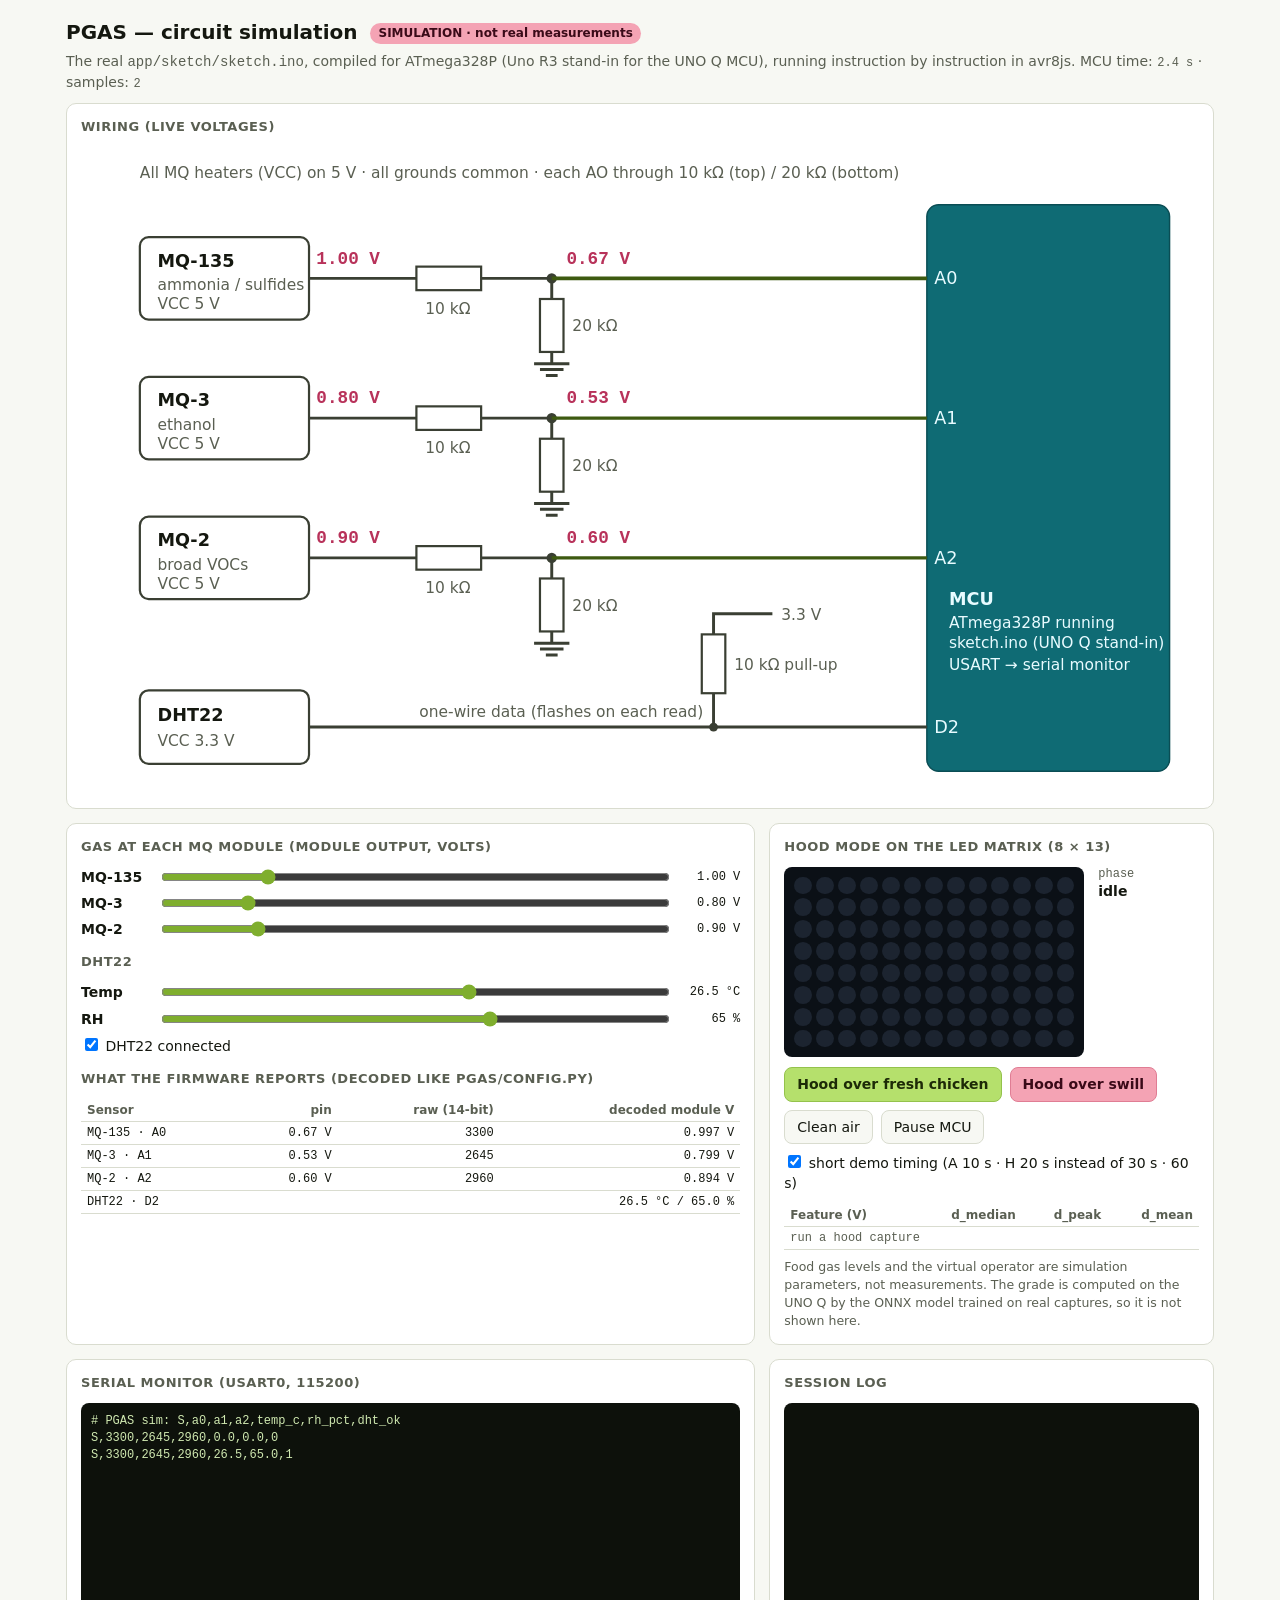
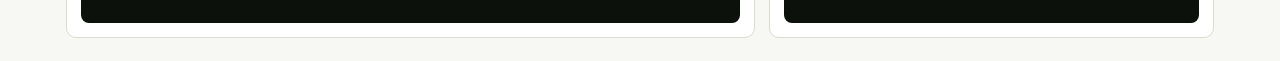
<file: sim/web/pgas-circuit-sim.html>
<!doctype html>
<html lang="en">
<head>
<meta charset="utf-8">
<meta name="viewport" content="width=device-width, initial-scale=1">
<title>PGAS Circuit Simulation</title>
<style>
:root {
  --bg: #f7f8f3; --surface: #ffffff; --ink: #14170f; --muted: #5a5f52; --line: #d9dccf;
  --lime: #b5e06c; --lime-ink: #3d5a10; --pink: #f4a3b4; --pink-ink: #b8325a; --purple: #5b3b8c;
  --wire: #3a3f33; --led-off: #1c2430; --led-on: #8fd3ff; --mono: ui-monospace, SFMono-Regular, Menlo, Consolas, monospace;
}
@media (prefers-color-scheme: dark) {
  :root:not([data-theme="light"]) {
    --bg: #12140f; --surface: #1b1e17; --ink: #eef1e6; --muted: #a7ad9b; --line: #33382b;
    --lime-ink: #c8ef86; --pink-ink: #ff9ab6; --wire: #c9cfbd; --led-off: #0e141c;
  }
}
:root[data-theme="dark"] {
  --bg: #12140f; --surface: #1b1e17; --ink: #eef1e6; --muted: #a7ad9b; --line: #33382b;
  --lime-ink: #c8ef86; --pink-ink: #ff9ab6; --wire: #c9cfbd; --led-off: #0e141c;
}
* { box-sizing: border-box; }
body { margin: 0; background: var(--bg); color: var(--ink); font: 14px/1.45 system-ui, -apple-system, "Segoe UI", sans-serif; }
header { padding: 18px 16px 10px; max-width: 1180px; margin: 0 auto; }
h1 { font-size: 20px; margin: 0 0 4px; }
.sub { color: var(--muted); margin: 0; }
.badge { display: inline-block; background: var(--pink); color: #3a0a18; font-weight: 600; font-size: 12px; padding: 2px 8px; border-radius: 99px; margin-left: 6px; vertical-align: 2px; }
main { max-width: 1180px; margin: 0 auto; padding: 0 16px 24px; display: grid; gap: 14px; grid-template-columns: minmax(0, 1.55fr) minmax(0, 1fr); }
.card { background: var(--surface); border: 1px solid var(--line); border-radius: 10px; padding: 14px; min-width: 0; }
.card h2 { font-size: 13px; text-transform: uppercase; letter-spacing: .04em; color: var(--muted); margin: 0 0 10px; }
.span2 { grid-column: 1 / -1; }
svg { width: 100%; height: auto; display: block; }
svg text { fill: var(--ink); font: 12px system-ui, sans-serif; }
svg .small { font-size: 10.5px; fill: var(--muted); }
svg .val { font: 600 12px var(--mono); fill: var(--pink-ink); }
svg .wire { stroke: var(--wire); stroke-width: 2; fill: none; }
svg .sig { stroke: var(--lime-ink); fill: none; transition: stroke-width .3s; }
svg .box { fill: var(--surface); stroke: var(--wire); stroke-width: 1.5; }
svg .board { fill: #0f6b74; stroke: #0a4d54; }
svg .board-t { fill: #e8fbff; }
svg .res { fill: var(--surface); stroke: var(--wire); stroke-width: 1.5; }
svg #wire-d2.active { stroke: var(--pink-ink); stroke-width: 4; }
.row { display: grid; grid-template-columns: 70px 1fr 64px; gap: 8px; align-items: center; margin: 6px 0; }
.row label { font-weight: 600; }
.row output { font: 12px var(--mono); text-align: right; }
input[type=range] { width: 100%; accent-color: #7fae2e; }
.btns { display: flex; flex-wrap: wrap; gap: 8px; margin-top: 10px; }
button { font: inherit; border: 1px solid var(--line); background: var(--bg); color: var(--ink); padding: 6px 12px; border-radius: 8px; cursor: pointer; }
button.primary { background: var(--lime); color: #1d2a07; border-color: #94c24c; font-weight: 600; }
button.danger { background: var(--pink); color: #3a0a18; border-color: #e07d94; font-weight: 600; }
table { border-collapse: collapse; width: 100%; font: 12px var(--mono); }
th, td { text-align: right; padding: 4px 6px; border-bottom: 1px solid var(--line); }
th:first-child, td:first-child { text-align: left; }
th { color: var(--muted); font-weight: 600; font-family: system-ui, sans-serif; }
pre { margin: 0; background: #0d110b; color: #cfe8b0; font: 12px/1.4 var(--mono); padding: 10px; border-radius: 8px; height: 220px; overflow: auto; white-space: pre-wrap; word-break: break-all; }
#matrix { width: 300px; max-width: 100%; display: grid; grid-template-columns: repeat(13, 1fr); gap: 4px; background: #0b1016; padding: 10px; border-radius: 8px; }
#matrix i { aspect-ratio: 1; border-radius: 50%; background: var(--led-off); }
#matrix i.on { background: var(--led-on); box-shadow: 0 0 6px var(--led-on); }
.stat { font: 12px var(--mono); color: var(--muted); }
.note { color: var(--muted); font-size: 12.5px; margin: 8px 0 0; }
.flex { display: flex; gap: 14px; flex-wrap: wrap; align-items: flex-start; }
@media (max-width: 820px) { main { grid-template-columns: 1fr; } }
</style>
</head>
<body>
<header>
  <h1>PGAS — circuit simulation <span class="badge">SIMULATION · not real measurements</span></h1>
  <p class="sub">The real <code>app/sketch/sketch.ino</code>, compiled for ATmega328P (Uno R3 stand-in for the UNO Q MCU), running instruction by instruction in avr8js. MCU time: <span class="stat"><span id="simtime">0</span> s</span> · samples: <span class="stat" id="samples">0</span></p>
</header>
<main>
  <section class="card span2">
    <h2>Wiring (live voltages)</h2>
    <svg viewBox="0 0 760 440" role="img" aria-label="PGAS wiring: three MQ sensors through 10k/20k dividers to A0-A2, DHT22 with 10k pull-up to D2">
      <text x="40" y="22" class="small">All MQ heaters (VCC) on 5 V · all grounds common · each AO through 10 kΩ (top) / 20 kΩ (bottom)</text>
      <!-- board -->
      <rect x="575" y="40" width="165" height="385" rx="8" class="board"/>
      <text x="590" y="312" class="board-t" style="font-weight:600">MCU</text>
      <text x="590" y="328" class="board-t" style="font-size:10.5px">ATmega328P running</text>
      <text x="590" y="341" class="board-t" style="font-size:10.5px">sketch.ino (UNO Q stand-in)</text>
      <text x="590" y="356" class="board-t" style="font-size:10.5px">USART → serial monitor</text>
      <!-- sensor rows -->
      <g id="rows"></g>
      <!-- DHT22 -->
      <rect x="40" y="370" width="115" height="50" rx="6" class="box"/>
      <text x="52" y="391" style="font-weight:600">DHT22</text>
      <text x="52" y="408" class="small">VCC 3.3 V</text>
      <path id="wire-d2" class="wire" d="M155 395 H575"/>
      <circle cx="430" cy="395" r="3" fill="var(--wire)"/>
      <path class="wire" d="M430 395 V372"/>
      <rect x="422" y="332" width="16" height="40" class="res"/>
      <text x="444" y="356" class="small">10 kΩ pull-up</text>
      <path class="wire" d="M430 332 V318 H470"/>
      <text x="476" y="322" class="small">3.3 V</text>
      <text x="580" y="399" class="board-t">D2</text>
      <text x="230" y="388" class="small">one-wire data (flashes on each read)</text>
    </svg>
  </section>

  <section class="card">
    <h2>Gas at each MQ module (module output, volts)</h2>
    <div class="row"><label for="sl-mq135">MQ-135</label><input id="sl-mq135" type="range" min="0" max="5" step="0.01"><output id="out-mq135"></output></div>
    <div class="row"><label for="sl-mq3">MQ-3</label><input id="sl-mq3" type="range" min="0" max="5" step="0.01"><output id="out-mq3"></output></div>
    <div class="row"><label for="sl-mq2">MQ-2</label><input id="sl-mq2" type="range" min="0" max="5" step="0.01"><output id="out-mq2"></output></div>
    <h2 style="margin-top:14px">DHT22</h2>
    <div class="row"><label for="sl-temp">Temp</label><input id="sl-temp" type="range" min="-10" max="50" step="0.1" value="26.5"><output id="val-temp"></output></div>
    <div class="row"><label for="sl-rh">RH</label><input id="sl-rh" type="range" min="0" max="100" step="1" value="65"><output id="val-rh"></output></div>
    <label><input id="dht-conn" type="checkbox" checked> DHT22 connected</label>
    <h2 style="margin-top:14px">What the firmware reports (decoded like pgas/config.py)</h2>
    <table>
      <thead><tr><th>Sensor</th><th>pin</th><th>raw (14-bit)</th><th>decoded module V</th></tr></thead>
      <tbody>
        <tr><td>MQ-135 · A0</td><td id="vpin-mq135"></td><td id="raw-mq135"></td><td id="dec-mq135"></td></tr>
        <tr><td>MQ-3 · A1</td><td id="vpin-mq3"></td><td id="raw-mq3"></td><td id="dec-mq3"></td></tr>
        <tr><td>MQ-2 · A2</td><td id="vpin-mq2"></td><td id="raw-mq2"></td><td id="dec-mq2"></td></tr>
        <tr><td>DHT22 · D2</td><td colspan="3" id="dec-dht"></td></tr>
      </tbody>
    </table>
  </section>

  <section class="card">
    <h2>Hood mode on the LED matrix (8 × 13)</h2>
    <div class="flex">
      <div id="matrix" aria-label="LED matrix"></div>
      <div><div class="stat">phase</div><div id="phase" style="font-weight:600">idle</div></div>
    </div>
    <div class="btns">
      <button class="primary" data-hood="fresh">Hood over fresh chicken</button>
      <button class="danger" data-hood="swill">Hood over swill</button>
      <button id="reset-air">Clean air</button>
      <button id="pause">Pause MCU</button>
    </div>
    <label style="display:block;margin-top:8px"><input id="short" type="checkbox" checked> short demo timing (A 10 s · H 20 s instead of 30 s · 60 s)</label>
    <table style="margin-top:10px">
      <thead><tr><th>Feature (V)</th><th>d_median</th><th>d_peak</th><th>d_mean</th></tr></thead>
      <tbody id="result"><tr><td colspan="4" style="text-align:left;color:var(--muted)">run a hood capture</td></tr></tbody>
    </table>
    <p class="note">Food gas levels and the virtual operator are simulation parameters, not measurements. The grade is computed on the UNO Q by the ONNX model trained on real captures, so it is not shown here.</p>
  </section>

  <section class="card"><h2>Serial monitor (USART0, 115200)</h2><pre id="serial"></pre></section>
  <section class="card"><h2>Session log</h2><pre id="log"></pre></section>
</main>
<script>
// sensor rows of the wiring diagram
(function () {
  const g = document.getElementById('rows');
  const rows = [['mq135', 'MQ-135', 'ammonia / sulfides', 'A0'], ['mq3', 'MQ-3', 'ethanol', 'A1'], ['mq2', 'MQ-2', 'broad VOCs', 'A2']];
  rows.forEach(([id, name, gas, pin], k) => {
    const y = 90 + k * 95;
    g.insertAdjacentHTML('beforeend', `
      <rect x="40" y="${y - 28}" width="115" height="56" rx="6" class="box"/>
      <text x="52" y="${y - 8}" style="font-weight:600">${name}</text>
      <text x="52" y="${y + 8}" class="small">${gas}</text>
      <text x="52" y="${y + 21}" class="small">VCC 5 V</text>
      <path class="wire" d="M155 ${y} H228"/>
      <text x="160" y="${y - 10}" class="val" id="vm-${id}"></text>
      <rect x="228" y="${y - 8}" width="44" height="16" class="res"/>
      <text x="234" y="${y + 24}" class="small">10 kΩ</text>
      <path class="wire" d="M272 ${y} H320"/>
      <circle cx="320" cy="${y}" r="3.5" fill="var(--wire)"/>
      <path class="wire" d="M320 ${y} V${y + 14}"/>
      <rect x="312" y="${y + 14}" width="16" height="36" class="res"/>
      <text x="334" y="${y + 36}" class="small">20 kΩ</text>
      <path class="wire" d="M320 ${y + 50} V${y + 58} M308 ${y + 58} H332 M312 ${y + 62} H328 M316 ${y + 66} H324"/>
      <path class="sig" id="wire-${id}" d="M320 ${y} H575"/>
      <text x="330" y="${y - 10}" class="val" id="vp-${id}"></text>
      <text x="580" y="${y + 4}" class="board-t">${pin}</text>`);
  });
})();
</script>
<script>window.PGAS_HEX = `:100000000C947A000C94A5000C94CC000C94A200E3
:100010000C94A2000C94A2000C94A2000C94DD0697
:100020000C94A2000C94A2000C94A2000C94A200C8
:100030000C94A2000C94A2000C94A2000C94A200B8
:100040000C94F4000C94A2000C94F6030C94280475
:100050000C94A2000C94A2000C94A2000C94A20098
:100060000C94A2000C94A200000000080002010001
:100070000003040700000000000000000102040863
:100080001020408001020408102001020408102002
:10009000040404040404040402020202020203032E
:1000A00003030303000000002300260029000000D2
:1000B0000000250028002B0000000000240027007D
:1000C0002A0002532C002320504741532073696DAE
:1000D0003A20532C61302C61312C61322C74656DC7
:1000E000705F632C72685F7063742C6468745F6FF8
:1000F0006B00580411241FBECFEFD8E0DEBFCDBF88
:1001000011E0A0E0B1E0E2E1F9E102C005900D925A
:10011000A832B107D9F721E0A8E2B1E001C01D92F1
:10012000AA3EB207E1F710E0CAE7D0E004C0219789
:10013000FE010E94810CC937D107C9F70E943A0716
:100140000C94870C0C94000008951F920F920FB628
:100150000F9211242F933F934F935F936F937F934D
:100160008F939F93AF93BF93EF93FF93E091000121
:10017000F09101010995FF91EF91BF91AF919F918E
:100180008F917F916F915F914F913F912F910F9040
:100190000FBE0F901F9018951F920F920FB60F92DF
:1001A00011242F933F934F935F936F937F938F937C
:1001B0009F93AF93BF93EF93FF93E0910201F09170
:1001C00003010995FF91EF91BF91AF919F918F919D
:1001D0007F916F915F914F913F912F910F900FBE43
:1001E0000F901F90189508951F920F920FB60F92BF
:1001F00011242F933F938F939F93AF93BF9380913D
:10020000290190912A01A0912B01B0912C013091EC
:10021000280123E0230F2D3758F50196A11DB11DAC
:10022000209328018093290190932A01A0932B0108
:10023000B0932C0180912D0190912E01A0912F015E
:10024000B09130010196A11DB11D80932D019093B5
:100250002E01A0932F01B0933001BF91AF919F91D8
:100260008F913F912F910F900FBE0F901F90189577
:1002700026E8230F0296A11DB11DD2CF2FB7F89407
:100280006091290170912A0180912B0190912C019C
:100290002FBF08953FB7F89480912D0190912E01C2
:1002A000A0912F01B091300126B5A89B05C02F3F2A
:1002B00019F00196A11DB11D3FBFBA2FA92F982F8C
:1002C0008827BC01CD01620F711D811D911D42E087
:1002D000660F771F881F991F4A95D1F708958F924F
:1002E0009F92AF92BF92CF92DF92EF92FF926B01FB
:1002F0007C010E944A014B015C01C114D104E1045C
:10030000F104E9F00E94F3000E944A01681979099A
:100310008A099B09683E73408105910570F321E0CD
:10032000C21AD108E108F10888EE880E83E0981E11
:10033000A11CB11CC114D104E104F10429F7FF9000
:10034000EF90DF90CF90BF90AF909F908F900895E7
:10035000789484B5826084BD84B5816084BD85B5A0
:10036000826085BD85B5816085BDEEE6F0E0808167
:1003700081608083E1E8F0E0108280818260808388
:10038000808181608083E0E8F0E08081816080830B
:10039000E1EBF0E0808184608083E0EBF0E080813D
:1003A00081608083EAE7F0E08081846080838081DF
:1003B0008260808380818160808380818068808387
:1003C0001092C10008958E3008F08E5020910401E3
:1003D00090E4299F900111248770822B80937C00E8
:1003E00080917A00806480937A0080917A0086FD03
:1003F000FCCF80917800909179000895833081F04E
:1004000028F4813099F08230A9F008958730A9F05E
:100410008830C9F08430B1F4809180008F7D03C0B2
:10042000809180008F7780938000089584B58F77C6
:1004300084BD089584B58F7DFBCF8091B0008F7708
:100440008093B00008958091B0008F7DF9CFCF9355
:10045000DF9390E0FC01E458FF4F249180579F4FB9
:10046000FC0184918823C9F090E0880F991FFC015A
:10047000E854FF4FA591B491FC01E255FF4FC5919F
:10048000D49161110DC09FB7F8948C91209582236F
:100490008C938881282328839FBFDF91CF91089573
:1004A000623051F49FB7F8943C91822F809583235A
:1004B0008C93E8812E2BEFCF8FB7F894EC912E2BF5
:1004C0002C938FBFEACF1F93CF93DF93282F30E079
:1004D000F901E859FF4F8491F901E458FF4FD49195
:1004E000F901E057FF4FC491CC23A9F0162F8111D9
:1004F0000E94FE01EC2FF0E0EE0FFF1FE255FF4FD0
:10050000A591B4918FB7F894EC91111108C0D095D2
:10051000DE23DC938FBFDF91CF911F910895DE2BF7
:10052000F8CFCF93DF93282F30E0F901E859FF4F40
:100530008491F901E458FF4FD491F901E057FF4F3E
:10054000C491CC23A1F081110E94FE01EC2FF0E0B8
:10055000EE0FFF1FEC55FF4FA591B491EC91ED23E9
:1005600081E090E009F480E0DF91CF91089580E090
:1005700090E0FACFFC01918D228D892F90E0805C74
:100580009F4F821B91098F7399270895FC01918DCC
:10059000828D981731F0828DE80FF11D858D90E0E6
:1005A00008958FEF9FEF0895FC01918D828D98172C
:1005B00061F0A28DAE0FBF2FB11D5D968C91928D13
:1005C0009F5F9F73928F90E008958FEF9FEF089544
:1005D000FC01538D448D252F30E0842F90E0821B49
:1005E000930B541710F0CF960895019708958EE459
:1005F00094E0892B49F080E090E0892B29F00E945B
:100600004E0481110C9400000895FC01A48DA80FE4
:10061000B92FB11DA35ABF4F2C91848D90E0019644
:100620008F739927848FA689B7892C93A089B18964
:100630008C91837080648C93938D848D981306C005
:100640000288F389E02D80818F7D80830895CF9388
:10065000DF93EC01888D8823B9F0AA89BB89E889EA
:10066000F9898C9185FD03C0808186FD0DC00FB690
:1006700007FCF7CF8C9185FFF2CF808185FFEDCF0E
:10068000CE010E940503E9CFDF91CF910895EF924B
:10069000FF920F931F93CF93DF93EC0181E0888F3C
:1006A0009B8D8C8D98131AC0E889F989808185FF0C
:1006B00015C09FB7F894EE89FF896083E889F989AE
:1006C00080818370806480839FBF81E090E0DF91B0
:1006D000CF911F910F91FF90EF900895F62E0B8D03
:1006E00010E00F5F1F4F0F731127E02E8C8D8E11BE
:1006F0000CC00FB607FCFACFE889F989808185FF25
:10070000F5CFCE010E940503F1CFEB8DEC0FFD2F4D
:10071000F11DE35AFF4FF0829FB7F8940B8FEA89DF
:10072000FB8980818062CFCFCF92DF92EF92FF92E0
:100730001F93CF93DF93EC016A017B01122FE889AD
:10074000F98982E08083C11481EED806E104F104C6
:10075000A1F060E079E08DE390E0A70196010E94AE
:100760005F0C21503109410951095695479537953C
:100770002795211580E1380798F0E889F9891082DA
:1007800060E874E88EE190E0A70196010E945F0C9A
:1007900021503109410951095695479537952795BB
:1007A000EC85FD853083EE85FF852083188EEC89EE
:1007B000FD891083EA89FB89808180618083EA89D1
:1007C000FB89808188608083EA89FB8980818068D9
:1007D0008083EA89FB8980818F7D8083DF91CF913F
:1007E0001F91FF90EF90DF90CF9008951F920F928E
:1007F0000FB60F9211242F938F939F93EF93FF9334
:10080000E0914101F09142018081E0914701F09136
:10081000480182FD1BC0908180914A018F5F8F73D8
:1008200020914B01821741F0E0914A01F0E0EF5C2A
:10083000FE4F958F80934A01FF91EF919F918F9189
:100840002F910F900FBE0F901F9018958081F4CFBD
:100850001F920F920FB60F9211242F933F934F9335
:100860005F936F937F938F939F93AF93BF93EF9318
:10087000FF9381E391E00E940503FF91EF91BF9107
:10088000AF919F918F917F916F915F914F913F9128
:100890002F910F900FBE0F901F90189581E391E05C
:1008A0000E94BA0221E0892B09F420E0822F0895EA
:1008B000E1E3F1E01382128288EE93E0A0E0B0E081
:1008C00084839583A683B7838AE091E091838083B4
:1008D00085EC90E09587848784EC90E09787868705
:1008E00080EC90E0918B808B81EC90E0938B828BFD
:1008F00082EC90E0958B848B86EC90E0978B868BD6
:10090000118E128E138E148E0895AF92BF92CF92D5
:10091000DF92EF92FF920F931F93CF93DF936C01BF
:100920007B018B01040F151FEB015E01AE18BF08A0
:10093000C017D10759F06991D601ED91FC91019052
:10094000F081E02DC6010995892B79F7C501DF916A
:10095000CF911F910F91FF90EF90DF90CF90BF90BC
:10096000AF900895FB0101900020E9F73197AF01A6
:10097000461B570BDC01ED91FC910280F381E02DC9
:100980000994EF92FF920F931F93CF93DF938C0103
:100990007B01D0E0C0E0F701EC0FFD1F64916623FE
:1009A00061F0D801ED91FC910190F081E02DC8013A
:1009B0000995892B11F02196EECFCE01DF91CF91D1
:1009C0001F910F91FF90EF900895DC01ED91FC9144
:1009D0000190F081E02D099468E171E00C94B2047B
:1009E0000F931F93CF93DF93EC010E94C1048C01FE
:1009F000CE010E94EC04800F911FDF91CF911F91D7
:100A00000F9108958F929F92AF92BF92EF92FF92B3
:100A10000F931F93CF93DF93CDB7DEB7A1970FB698
:100A2000F894DEBF0FBECDBF7C01FA01CB0119A245
:100A3000223008F42AE08E010F5D1F4F822E912C88
:100A4000B12CA12CBF01A50194010E945F0CF901FA
:100A5000CA016A300CF5605DD8016E938D01232BBD
:100A6000242B252B79F790E080E0109721F0BD0131
:100A7000C7010E94B204A1960FB6F894DEBF0FBE64
:100A8000CDBFDF91CF911F910F91FF90EF90BF905D
:100A9000AF909F908F900895695CDECFCF92DF92E8
:100AA000EF92FF920F931F93CF93DF9321153105A0
:100AB00081F4DC01ED91FC910190F081E02D642F37
:100AC000DF91CF911F910F91FF90EF90DF90CF902A
:100AD00009942A30310501F52AE077FF1DC06A012B
:100AE0007B01EC016DE20E94E5048C01442755274F
:100AF000BA014C195D096E097F092AE0CE010E94F6
:100B00000205800F911FDF91CF911F910F91FF90F0
:100B1000EF90DF90CF900895DF91CF911F910F91CB
:100B2000FF90EF90DF90CF900C9402059A01AB01FB
:100B3000770F660B770B0C944E050F931F93CF9393
:100B4000DF93EC010E9496058C01CE010E94EC041B
:100B5000800F911FDF91CF911F910F910895211563
:100B6000310541F4DC01ED91FC910190F081E02D23
:100B7000642F09940C9402059A01AB0170E060E0C7
:100B80000C94AF052F923F924F925F926F927F929B
:100B90008F929F92AF92BF92CF92DF92EF92FF928D
:100BA0001F93CF93DF93EC016A017B01722EAB019F
:100BB0009601CB01B6010E945A0C6BE171E08111E4
:100BC00026C046015701E894B7F82FEF3FEF4FE7F3
:100BD0005FE7C501B4010E945A0C81110CC02FEFD0
:100BE0003FEF4FE75FE7C501B4010E945D0A6FE187
:100BF00071E0181664F02FEF3FEF4FE75FE4C70195
:100C0000B6010E94B50B1816B4F463E271E0CE0190
:100C1000DF91CF911F91FF90EF90DF90CF90BF9029
:100C2000AF909F908F907F906F905F904F903F908C
:100C30002F900C94B2042FEF3FEF4FE75FECC7010A
:100C4000B6010E945D0A87FDE0CF20E030E0A901F7
:100C5000C701B6010E945D0A312C212C87FF09C013
:100C60006DE2CE010E94E5041C01F7FAF094F7F85A
:100C7000F09410E060E070E080E09FE3711641F0D6
:100C800020E030E040E251E40E94620A1F5FF6CFAC
:100C9000A70196010E94F1092B013C010E94D40A90
:100CA0004B015C012AE0BC01A401CE010E940205B7
:100CB0007C01E20CF31C1123B1F1C501B4010E94C7
:100CC000030B9B01AC01C301B2010E94F0094B016F
:100CD0005C016EE2CE010E94E504E80EF91E11509F
:100CE00010F120E030E040E251E4C501B4010E947F
:100CF000ED0B2B013C010E94D40A4B014AE050E06D
:100D0000CE010E94BC05E80EF91EB40190E080E01F
:100D10000E94030B9B01AC01C301B2010E94F009C8
:100D20004B015C01DCCFC701DF91CF911F91FF9098
:100D3000EF90DF90CF90BF90AF909F908F907F907B
:100D40006F905F904F903F902F9008950C94C20544
:100D5000813039F018F0823051F0089510926E0011
:100D6000089580916F008D7F80936F00089580912A
:100D700070008D7F8093700081E08093B00080913F
:100D8000B100887F84608093B1001092B300089511
:100D9000CF93C82F80910501C8130DC0E2ECF0E09D
:100DA00084919FEF909305010E94A80660E08C2F2C
:100DB000CF910C9463028FEFF7CF1F920F920FB673
:100DC0000F9211242F933F934F935F936F937F93D1
:100DD0008F939F93AF93BF93EF93FF938091D10134
:100DE0009091D201A091D301B091D401892B8A2B8B
:100DF0008B2BD1F19091CE01E091CF01F091D001F8
:100E00008081892780838091D1019091D201A09126
:100E1000D301B091D401181619061A061B069CF4CA
:100E20008091D1019091D201A091D301B091D401D0
:100E30000197A109B1098093D1019093D201A093A8
:100E4000D301B093D401FF91EF91BF91AF919F91E6
:100E50008F917F916F915F914F913F912F910F9063
:100E60000FBE0F901F901895809105010E94C80633
:100E7000EACF08950E94A8010E9439070E94C50880
:100E8000C7EFD2E00E94D8082097E1F30E94F70252
:100E9000F9CFCF92DF92EF92FF92CF93DF93EC01E5
:100EA0000E944A016B017C0182E00E9491028C1732
:100EB0009D0799F00E944A016C197D098E099F09CE
:100EC000693C71058105910578F380E0DF91CF9150
:100ED000FF90EF90DF90CF90089581E0F7CF2F92B1
:100EE0003F924F925F926F927F928F929F92AF92BA
:100EF000BF92CF92DF92EF92FF920F931F93CF9307
:100F0000DF9300D000D01F92CDB7DEB76C015B013C
:100F1000CE0101964C0185E0F40111928A95E9F722
:100F200061E082E00E94270260E082E00E946302AA
:100F300062E070E080E090E00E946F0160E082E09B
:100F40000E94270290E080E00E944907882309F46C
:100F5000AFC081E090E00E944907882309F4A8C04F
:100F600090E080E00E944907882309F4A1C0F12C99
:100F7000E12C81E090E00E944907882309F498C0A1
:100F80000E944A012B013C0190E080E00E94490749
:100F9000382E882309F48CC0870193E015950795B6
:100FA0009A95E1F7080D191DF8012080220C208286
:100FB0000E944A0164197509860997096E32710504
:100FC0008105910520F0822D8160F8018083FFEF7B
:100FD000EF1AFF0A88E2E816F10459F61B810C812A
:100FE00089819A81890F810F800F9D81891360C04B
:100FF00069817A81762767277627072E000C880B70
:10100000990B0E94050B2DEC3CEC4CEC5DE30E942F
:10101000ED0BF5016083718382839383612F70E010
:10102000762F662766277F77602B072E000C880BAC
:10103000990B0E94050B2DEC3CEC4CEC5DE30E94FF
:10104000ED0B17FD4FC0F60160837183828393839C
:10105000F50180809180A280B38020E030E0A9017A
:10106000C501B4010E94B50B87FD22C020E030E02D
:1010700048EC52E4C501B4010E945D0A1816C4F0A0
:10108000F601C080D180E280F38020E030E040E2D1
:1010900052ECC701B6010E94B50B18164CF420E0C3
:1010A00030E040EA52E4C701B6010E945D0A87FFC2
:1010B000312C832D0F900F900F900F900F90DF9198
:1010C000CF911F910F91FF90EF90DF90CF90BF9045
:1010D000AF909F908F907F906F905F904F903F90D8
:1010E0002F9008959058AFCFCF92DF92EF92FF925A
:1010F0001F93CF93DF93182FC0E1D0E0C12CD12CE8
:101100007601812F0E94E301092E000CAA0BBB0B74
:10111000C80ED91EEA1EFB1E219799F7C701B6011A
:101120000E94050B20E030E040E85DE30E94ED0BFB
:1011300020E030E040EA50E40E94ED0B20E030EC8B
:101140004FE754E40E94620A23E333E343E550E4AB
:101150000E94620A20E03CEF4FE756E40E94ED0B4C
:101160000E94BA0B611520E472078105910524F0F5
:101170006FEF7FE380E090E0CB01DF91CF911F9193
:10118000FF90EF90DF90CF90089560E082E00E94A2
:10119000270226E040E052EC61E070E081E391E05C
:1011A0000E94940366EC70E081E391E00C94F004FB
:1011B000AF92BF92CF92DF92EF92FF920F931F9365
:1011C000CF93DF93CDB7DEB728970FB6F894DEBF85
:1011D0000FBECDBF0E943E016B017C018091D50105
:1011E0009091D601A091D701B091D801A7019601A5
:1011F000281B390B4A0B5B0BDA01C901803D974074
:10120000A105B105B0F1C092D501D092D601E0920E
:10121000D701F092D801BE016F5F7F4FCE010596D6
:101220000E946F07882329F18D819E81AF81B88547
:101230008093E6019093E701A093E801B093E90160
:1012400089819A81AB81BC818093E2019093E30113
:10125000A093E401B093E5010E943E016093DE019A
:101260007093DF018093E0019093E10181E080932E
:10127000DD018091D9019091DA01A091DB01B0915B
:10128000DC01A7019601281B390B4A0B5B0BDA0125
:10129000C901883E9340A105B10508F48AC0C092F7
:1012A000D901D092DA01E092DB01F092DC018EE00C
:1012B00090E00E9474085C018FE090E00E94740846
:1012C0006C0180E190E00E9474087C018091DD0156
:1012D00000E010E08823B1F00E943E010091DE01A1
:1012E0001091DF012091E0013091E101601B710B51
:1012F000820B930B01E010E060317742810591058C
:1013000008F000E063EC70E081E391E00E94C1042A
:101310004AE050E0B50181E391E00E9496056CE25D
:1013200081E391E00E94E5044AE050E0B60181E3E8
:1013300091E00E9496056CE281E391E00E94E50451
:101340004AE050E0B70181E391E00E9496056CE22B
:1013500081E391E00E94E5044091E6015091E701AC
:101360006091E8017091E90121E030E081E391E0D2
:101370000E94A6066CE281E391E00E94E5044091A0
:10138000E2015091E3016091E4017091E50121E0F7
:1013900030E081E391E00E94A6066CE281E391E0F7
:1013A0000E94E5044AE050E0B80181E391E00E9428
:1013B0009D0565E070E080E090E00E946F01289656
:1013C0000FB6F894DEBF0FBECDBFDF91CF911F9156
:1013D0000F91FF90EF90DF90CF90BF90AF90089566
:1013E0005058BB27AA270E94080A0C947B0B0E9426
:1013F0006D0B38F00E94740B20F039F49F3F19F404
:1014000026F40C946A0B0EF4E095E7FB0C94640B45
:10141000E92F0E948C0B58F3BA17620773078407F1
:10142000950720F079F4A6F50C94AE0B0EF4E09538
:101430000B2EBA2FA02D0B01B90190010C01CA018E
:10144000A0011124FF27591B99F0593F50F4503E39
:1014500068F11A16F040A22F232F342F4427585F2B
:10146000F3CF469537952795A795F0405395C9F743
:101470007EF41F16BA0B620B730B840BBAF09150FB
:10148000A1F0FF0FBB1F661F771F881FC2F70EC09A
:10149000BA0F621F731F841F48F48795779567956D
:1014A000B795F7959E3F08F0B0CF9395880F08F059
:1014B0009927EE0F9795879508950E94400B08F4A1
:1014C00081E008950E94760A0C947B0B0E94740BB5
:1014D00058F00E946D0B40F029F45F3F29F00C9406
:1014E000640B51110C94AF0B0C946A0B0E948C0B83
:1014F00068F39923B1F3552391F3951B550BBB2743
:10150000AA2762177307840738F09F5F5F4F220F87
:10151000331F441FAA1FA9F335D00E2E3AF0E0E87E
:1015200032D091505040E695001CCAF72BD0FE2FC8
:1015300029D0660F771F881FBB1F2617370748075C
:10154000AB07B0E809F0BB0B802DBF01FF27935814
:101550005F4F3AF09E3F510578F00C94640B0C9469
:10156000AF0B5F3FE4F3983ED4F38695779567958C
:10157000B795F7959F5FC9F7880F911D9695879549
:1015800097F90895E1E0660F771F881FBB1F621768
:1015900073078407BA0720F0621B730B840BBA0B26
:1015A000EE1F88F7E09508950E94940B88F09F57EE
:1015B00098F0B92F9927B751B0F0E1F0660F771F77
:1015C000881F991F1AF0BA95C9F714C0B13091F06D
:1015D0000E94AE0BB1E008950C94AE0B672F782FEC
:1015E0008827B85F39F0B93FCCF386957795679532
:1015F000B395D9F73EF490958095709561957F4F9E
:101600008F4F9F4F0895E89409C097FB3EF4909543
:101610008095709561957F4F8F4F9F4F9923A9F0CB
:10162000F92F96E9BB279395F6958795779567955A
:10163000B795F111F8CFFAF4BB0F11F460FF1BC09E
:101640006F5F7F4F8F4F9F4F16C0882311F096E931
:1016500011C0772321F09EE8872F762F05C06623DF
:1016600071F096E8862F70E060E02AF09A95660F98
:10167000771F881FDAF7880F9695879597F9089551
:10168000990F0008550FAA0BE0E8FEEF1616170693
:10169000E807F907C0F012161306E407F50798F0FB
:1016A000621B730B840B950B39F40A2661F0232B14
:1016B000242B252B21F408950A2609F4A140A69590
:1016C0008FEF811D811D089597F99F6780E870E075
:1016D00060E008959FEF80EC089500240A941616A8
:1016E000170618060906089500240A941216130610
:1016F000140605060895092E0394000C11F488239E
:1017000052F0BB0F40F4BF2B11F460FF04C06F5FB9
:101710007F4F8F4F9F4F089557FD9058440F551F8F
:1017200059F05F3F71F04795880F97FB991F61F063
:101730009F3F79F087950895121613061406551FDA
:10174000F2CF4695F1DF08C0161617061806991F46
:10175000F1CF86957105610508940895E894BB273B
:1017600066277727CB0197F908950E94400B08F46C
:101770008FEF08950E94940B58F19E5760F1985195
:10178000A0F0E9F0983020F5092E9927660F771F11
:10179000881F991F0A94D1F712C0062E672F782F41
:1017A0008827985F11F4000C07C0993FB4F3869521
:1017B000779567959395D9F7611D711D811D3EF44D
:1017C00090958095709561957F4F8F4F9F4F0895AD
:1017D00068940C94AF0B0C94AE0B0E94000C0C940C
:1017E0007B0B0E946D0B38F00E94740B20F0952348
:1017F00011F00C94640B0C946A0B11240C94AF0B35
:101800000E948C0B70F3959FC1F3950F50E0551F0C
:10181000629FF001729FBB27F00DB11D639FAA2745
:10182000F00DB11DAA1F649F6627B00DA11D661F94
:10183000829F2227B00DA11D621F739FB00DA11DB5
:10184000621F839FA00D611D221F749F3327A00D6F
:10185000611D231F849F600D211D822F762F6A2F0B
:1018600011249F5750409AF0F1F088234AF0EE0F70
:10187000FF1FBB1F661F771F881F91505040A9F79D
:101880009E3F510580F00C94640B0C94AF0B5F3FAE
:10189000E4F3983ED4F3869577956795B795F795D9
:1018A000E7959F5FC1F7FE2B880F911D9695879551
:1018B00097F908950E94400B880B990B0895A1E2B7
:1018C0001A2EAA1BBB1BFD010DC0AA1FBB1FEE1FBA
:1018D000FF1FA217B307E407F50720F0A21BB30B05
:1018E000E40BF50B661F771F881F991F1A9469F781
:1018F00060957095809590959B01AC01BD01CF01DD
:101900000895EE0FFF1F0590F491E02D0994F894CF
:02191000FFCF07
:10191200A400A40001FF0000000047038504E802C0
:101922002703BA02D402C6020D0A006E616E006974
:081932006E66006F766600008E
:00000001FF
`;</script>
<script>(()=>{function ht(t,e){let s=t.dataView.getUint16(93,!0);t.data[s]=t.pc&255,t.data[s-1]=t.pc>>8&255,t.pc22Bits&&(t.data[s-2]=t.pc>>16&255),t.dataView.setUint16(93,s-(t.pc22Bits?3:2),!0),t.data[95]&=127,t.cycles+=2,t.pc=e}var oe=256,ce=128,X=class{constructor(e,s=8192){this.progMem=e,this.sramBytes=s,this.data=new Uint8Array(this.sramBytes+oe),this.data16=new Uint16Array(this.data.buffer),this.dataView=new DataView(this.data.buffer),this.progBytes=new Uint8Array(this.progMem.buffer),this.readHooks=[],this.writeHooks=[],this.pendingInterrupts=new Array(ce),this.nextClockEvent=null,this.clockEventPool=[],this.pc22Bits=this.progBytes.length>131072,this.gpioPorts=new Set,this.gpioByPort=[],this.onWatchdogReset=()=>{},this.pc=0,this.cycles=0,this.nextInterrupt=-1,this.maxInterrupt=0,this.reset()}reset(){this.SP=this.data.length-1,this.pc=0,this.pendingInterrupts.fill(null),this.nextInterrupt=-1,this.nextClockEvent=null}readData(e){return e>=32&&this.readHooks[e]?this.readHooks[e](e):this.data[e]}writeData(e,s,i=255){let a=this.writeHooks[e];a&&a(s,this.data[e],e,i)||(this.data[e]=s)}get SP(){return this.dataView.getUint16(93,!0)}set SP(e){this.dataView.setUint16(93,e,!0)}get SREG(){return this.data[95]}get interruptsEnabled(){return!!(this.SREG&128)}setInterruptFlag(e){let{flagRegister:s,flagMask:i,enableRegister:a,enableMask:n}=e;e.inverseFlag?this.data[s]&=~i:this.data[s]|=i,this.data[a]&n&&this.queueInterrupt(e)}updateInterruptEnable(e,s){let{enableMask:i,flagRegister:a,flagMask:n,inverseFlag:r}=e;if(s&i){let o=this.data[a]&n;(r?!o:o)&&this.queueInterrupt(e)}else this.clearInterrupt(e,!1)}queueInterrupt(e){let{address:s}=e;this.pendingInterrupts[s]=e,(this.nextInterrupt===-1||this.nextInterrupt>s)&&(this.nextInterrupt=s),s>this.maxInterrupt&&(this.maxInterrupt=s)}clearInterrupt({address:e,flagRegister:s,flagMask:i},a=!0){a&&(this.data[s]&=~i);let{pendingInterrupts:n,maxInterrupt:r}=this;if(n[e]&&(n[e]=null,this.nextInterrupt===e)){this.nextInterrupt=-1;for(let o=e+1;o<=r;o++)if(n[o]){this.nextInterrupt=o;break}}}clearInterruptByFlag(e,s){let{flagRegister:i,flagMask:a}=e;s&a&&(this.data[i]&=~a,this.clearInterrupt(e))}addClockEvent(e,s){let{clockEventPool:i}=this;s=this.cycles+Math.max(1,s);let a=i.pop(),n=a??{cycles:s,callback:e,next:null};n.cycles=s,n.callback=e;let{nextClockEvent:r}=this,o=null;for(;r&&r.cycles<s;)o=r,r=r.next;return o?(o.next=n,n.next=r):(this.nextClockEvent=n,n.next=r),e}updateClockEvent(e,s){return this.clearClockEvent(e)?(this.addClockEvent(e,s),!0):!1}clearClockEvent(e){let{nextClockEvent:s}=this;if(!s)return!1;let{clockEventPool:i}=this,a=null;for(;s;){if(s.callback===e)return a?a.next=s.next:this.nextClockEvent=s.next,i.length<10&&i.push(s),!0;a=s,s=s.next}return!1}tick(){let{nextClockEvent:e}=this;e&&e.cycles<=this.cycles&&(e.callback(),this.nextClockEvent=e.next,this.clockEventPool.length<10&&this.clockEventPool.push(e));let{nextInterrupt:s}=this;if(this.interruptsEnabled&&s>=0){let i=this.pendingInterrupts[s];ht(this,i.address),i.constant||this.clearInterrupt(i)}}};function G(t){return(t&65039)===36864||(t&65039)===37376||(t&65038)===37902||(t&65038)===37900}function lt(t){let e=t.progMem[t.pc];if((e&64512)===7168){let s=t.data[(e&496)>>4],i=t.data[e&15|(e&512)>>5],a=s+i+(t.data[95]&1),n=a&255;t.data[(e&496)>>4]=n;let r=t.data[95]&192;r|=n?0:2,r|=128&n?4:0,r|=(n^i)&(s^n)&128?8:0,r|=r>>2&1^r>>3&1?16:0,r|=a&256?1:0,r|=1&(s&i|i&~n|~n&s)?32:0,t.data[95]=r}else if((e&64512)===3072){let s=t.data[(e&496)>>4],i=t.data[e&15|(e&512)>>5],a=s+i&255;t.data[(e&496)>>4]=a;let n=t.data[95]&192;n|=a?0:2,n|=128&a?4:0,n|=(a^i)&(a^s)&128?8:0,n|=n>>2&1^n>>3&1?16:0,n|=s+i&256?1:0,n|=1&(s&i|i&~a|~a&s)?32:0,t.data[95]=n}else if((e&65280)===38400){let s=2*((e&48)>>4)+24,i=t.dataView.getUint16(s,!0),a=i+(e&15|(e&192)>>2)&65535;t.dataView.setUint16(s,a,!0);let n=t.data[95]&224;n|=a?0:2,n|=32768&a?4:0,n|=~i&a&32768?8:0,n|=n>>2&1^n>>3&1?16:0,n|=~a&i&32768?1:0,t.data[95]=n,t.cycles++}else if((e&64512)===8192){let s=t.data[(e&496)>>4]&t.data[e&15|(e&512)>>5];t.data[(e&496)>>4]=s;let i=t.data[95]&225;i|=s?0:2,i|=128&s?4:0,i|=i>>2&1^i>>3&1?16:0,t.data[95]=i}else if((e&61440)===28672){let s=t.data[((e&240)>>4)+16]&(e&15|(e&3840)>>4);t.data[((e&240)>>4)+16]=s;let i=t.data[95]&225;i|=s?0:2,i|=128&s?4:0,i|=i>>2&1^i>>3&1?16:0,t.data[95]=i}else if((e&65039)===37893){let s=t.data[(e&496)>>4],i=s>>>1|128&s;t.data[(e&496)>>4]=i;let a=t.data[95]&224;a|=i?0:2,a|=128&i?4:0,a|=s&1,a|=a>>2&1^a&1?8:0,a|=a>>2&1^a>>3&1?16:0,t.data[95]=a}else if((e&65423)===38024)t.data[95]&=~(1<<((e&112)>>4));else if((e&65032)===63488){let s=e&7,i=(e&496)>>4;t.data[i]=~(1<<s)&t.data[i]|(t.data[95]>>6&1)<<s}else if((e&64512)===62464)t.data[95]&1<<(e&7)||(t.pc=t.pc+(((e&504)>>3)-(e&512?64:0)),t.cycles++);else if((e&64512)===61440)t.data[95]&1<<(e&7)&&(t.pc=t.pc+(((e&504)>>3)-(e&512?64:0)),t.cycles++);else if((e&65423)===37896)t.data[95]|=1<<((e&112)>>4);else if((e&65032)===64e3){let s=t.data[(e&496)>>4],i=e&7;t.data[95]=t.data[95]&191|(s>>i&1?64:0)}else if((e&65038)===37902){let s=t.progMem[t.pc+1]|(e&1)<<16|(e&496)<<13,i=t.pc+2,a=t.dataView.getUint16(93,!0),{pc22Bits:n}=t;t.data[a]=255&i,t.data[a-1]=i>>8&255,n&&(t.data[a-2]=i>>16&255),t.dataView.setUint16(93,a-(n?3:2),!0),t.pc=s-1,t.cycles+=n?4:3}else if((e&65280)===38912){let s=e&248,i=e&7,a=t.readData((s>>3)+32),n=1<<i;t.writeData((s>>3)+32,a&~n,n)}else if((e&65039)===37888){let s=(e&496)>>4,i=255-t.data[s];t.data[s]=i;let a=t.data[95]&225|1;a|=i?0:2,a|=128&i?4:0,a|=a>>2&1^a>>3&1?16:0,t.data[95]=a}else if((e&64512)===5120){let s=t.data[(e&496)>>4],i=t.data[e&15|(e&512)>>5],a=s-i,n=t.data[95]&192;n|=a?0:2,n|=128&a?4:0,n|=(s^i)&(s^a)&128?8:0,n|=n>>2&1^n>>3&1?16:0,n|=i>s?1:0,n|=1&(~s&i|i&a|a&~s)?32:0,t.data[95]=n}else if((e&64512)===1024){let s=t.data[(e&496)>>4],i=t.data[e&15|(e&512)>>5],a=t.data[95],n=s-i-(a&1);a=a&192|(!n&&a>>1&1?2:0)|(i+(a&1)>s?1:0),a|=128&n?4:0,a|=(s^i)&(s^n)&128?8:0,a|=a>>2&1^a>>3&1?16:0,a|=1&(~s&i|i&n|n&~s)?32:0,t.data[95]=a}else if((e&61440)===12288){let s=t.data[((e&240)>>4)+16],i=e&15|(e&3840)>>4,a=s-i,n=t.data[95]&192;n|=a?0:2,n|=128&a?4:0,n|=(s^i)&(s^a)&128?8:0,n|=n>>2&1^n>>3&1?16:0,n|=i>s?1:0,n|=1&(~s&i|i&a|a&~s)?32:0,t.data[95]=n}else if((e&64512)===4096){if(t.data[(e&496)>>4]===t.data[e&15|(e&512)>>5]){let s=t.progMem[t.pc+1],i=G(s)?2:1;t.pc+=i,t.cycles+=i}}else if((e&65039)===37898){let s=t.data[(e&496)>>4],i=s-1;t.data[(e&496)>>4]=i;let a=t.data[95]&225;a|=i?0:2,a|=128&i?4:0,a|=s===128?8:0,a|=a>>2&1^a>>3&1?16:0,t.data[95]=a}else if(e===38169){let s=t.pc+1,i=t.dataView.getUint16(93,!0),a=t.data[92];t.data[i]=s&255,t.data[i-1]=s>>8&255,t.data[i-2]=s>>16&255,t.dataView.setUint16(93,i-3,!0),t.pc=(a<<16|t.dataView.getUint16(30,!0))-1,t.cycles+=3}else if(e===37913){let s=t.data[92];t.pc=(s<<16|t.dataView.getUint16(30,!0))-1,t.cycles++}else if(e===38360){let s=t.data[91];t.data[0]=t.progBytes[s<<16|t.dataView.getUint16(30,!0)],t.cycles+=2}else if((e&65039)===36870){let s=t.data[91];t.data[(e&496)>>4]=t.progBytes[s<<16|t.dataView.getUint16(30,!0)],t.cycles+=2}else if((e&65039)===36871){let s=t.data[91],i=t.dataView.getUint16(30,!0);t.data[(e&496)>>4]=t.progBytes[s<<16|i],t.dataView.setUint16(30,i+1,!0),i===65535&&(t.data[91]=(s+1)%(t.progBytes.length>>16)),t.cycles+=2}else if((e&64512)===9216){let s=t.data[(e&496)>>4]^t.data[e&15|(e&512)>>5];t.data[(e&496)>>4]=s;let i=t.data[95]&225;i|=s?0:2,i|=128&s?4:0,i|=i>>2&1^i>>3&1?16:0,t.data[95]=i}else if((e&65416)===776){let s=t.data[((e&112)>>4)+16],i=t.data[(e&7)+16],a=s*i<<1;t.dataView.setUint16(0,a,!0),t.data[95]=t.data[95]&252|(65535&a?0:2)|(s*i&32768?1:0),t.cycles++}else if((e&65416)===896){let s=t.dataView.getInt8(((e&112)>>4)+16),i=t.dataView.getInt8((e&7)+16),a=s*i<<1;t.dataView.setInt16(0,a,!0),t.data[95]=t.data[95]&252|(65535&a?0:2)|(s*i&32768?1:0),t.cycles++}else if((e&65416)===904){let s=t.dataView.getInt8(((e&112)>>4)+16),i=t.data[(e&7)+16],a=s*i<<1;t.dataView.setInt16(0,a,!0),t.data[95]=t.data[95]&252|(65535&a?2:0)|(s*i&32768?1:0),t.cycles++}else if(e===38153){let s=t.pc+1,i=t.dataView.getUint16(93,!0),{pc22Bits:a}=t;t.data[i]=s&255,t.data[i-1]=s>>8&255,a&&(t.data[i-2]=s>>16&255),t.dataView.setUint16(93,i-(a?3:2),!0),t.pc=t.dataView.getUint16(30,!0)-1,t.cycles+=a?3:2}else if(e===37897)t.pc=t.dataView.getUint16(30,!0)-1,t.cycles++;else if((e&63488)===45056){let s=t.readData((e&15|(e&1536)>>5)+32);t.data[(e&496)>>4]=s}else if((e&65039)===37891){let s=t.data[(e&496)>>4],i=s+1&255;t.data[(e&496)>>4]=i;let a=t.data[95]&225;a|=i?0:2,a|=128&i?4:0,a|=s===127?8:0,a|=a>>2&1^a>>3&1?16:0,t.data[95]=a}else if((e&65038)===37900)t.pc=(t.progMem[t.pc+1]|(e&1)<<16|(e&496)<<13)-1,t.cycles+=2;else if((e&65039)===37382){let s=(e&496)>>4,i=t.data[s],a=t.readData(t.dataView.getUint16(30,!0));t.writeData(t.dataView.getUint16(30,!0),a&255-i),t.data[s]=a}else if((e&65039)===37381){let s=(e&496)>>4,i=t.data[s],a=t.readData(t.dataView.getUint16(30,!0));t.writeData(t.dataView.getUint16(30,!0),a|i),t.data[s]=a}else if((e&65039)===37383){let s=t.data[(e&496)>>4],i=t.readData(t.dataView.getUint16(30,!0));t.writeData(t.dataView.getUint16(30,!0),s^i),t.data[(e&496)>>4]=i}else if((e&61440)===57344)t.data[((e&240)>>4)+16]=e&15|(e&3840)>>4;else if((e&65039)===36864){t.cycles++;let s=t.readData(t.progMem[t.pc+1]);t.data[(e&496)>>4]=s,t.pc++}else if((e&65039)===36876)t.cycles++,t.data[(e&496)>>4]=t.readData(t.dataView.getUint16(26,!0));else if((e&65039)===36877){let s=t.dataView.getUint16(26,!0);t.cycles++,t.data[(e&496)>>4]=t.readData(s),t.dataView.setUint16(26,s+1,!0)}else if((e&65039)===36878){let s=t.dataView.getUint16(26,!0)-1;t.dataView.setUint16(26,s,!0),t.cycles++,t.data[(e&496)>>4]=t.readData(s)}else if((e&65039)===32776)t.cycles++,t.data[(e&496)>>4]=t.readData(t.dataView.getUint16(28,!0));else if((e&65039)===36873){let s=t.dataView.getUint16(28,!0);t.cycles++,t.data[(e&496)>>4]=t.readData(s),t.dataView.setUint16(28,s+1,!0)}else if((e&65039)===36874){let s=t.dataView.getUint16(28,!0)-1;t.dataView.setUint16(28,s,!0),t.cycles++,t.data[(e&496)>>4]=t.readData(s)}else if((e&53768)===32776&&e&7|(e&3072)>>7|(e&8192)>>8)t.cycles++,t.data[(e&496)>>4]=t.readData(t.dataView.getUint16(28,!0)+(e&7|(e&3072)>>7|(e&8192)>>8));else if((e&65039)===32768)t.cycles++,t.data[(e&496)>>4]=t.readData(t.dataView.getUint16(30,!0));else if((e&65039)===36865){let s=t.dataView.getUint16(30,!0);t.cycles++,t.data[(e&496)>>4]=t.readData(s),t.dataView.setUint16(30,s+1,!0)}else if((e&65039)===36866){let s=t.dataView.getUint16(30,!0)-1;t.dataView.setUint16(30,s,!0),t.cycles++,t.data[(e&496)>>4]=t.readData(s)}else if((e&53768)===32768&&e&7|(e&3072)>>7|(e&8192)>>8)t.cycles++,t.data[(e&496)>>4]=t.readData(t.dataView.getUint16(30,!0)+(e&7|(e&3072)>>7|(e&8192)>>8));else if(e===38344)t.data[0]=t.progBytes[t.dataView.getUint16(30,!0)],t.cycles+=2;else if((e&65039)===36868)t.data[(e&496)>>4]=t.progBytes[t.dataView.getUint16(30,!0)],t.cycles+=2;else if((e&65039)===36869){let s=t.dataView.getUint16(30,!0);t.data[(e&496)>>4]=t.progBytes[s],t.dataView.setUint16(30,s+1,!0),t.cycles+=2}else if((e&65039)===37894){let s=t.data[(e&496)>>4],i=s>>>1;t.data[(e&496)>>4]=i;let a=t.data[95]&224;a|=i?0:2,a|=s&1,a|=a>>2&1^a&1?8:0,a|=a>>2&1^a>>3&1?16:0,t.data[95]=a}else if((e&64512)===11264)t.data[(e&496)>>4]=t.data[e&15|(e&512)>>5];else if((e&65280)===256){let s=2*(e&15),i=2*((e&240)>>4);t.data[i]=t.data[s],t.data[i+1]=t.data[s+1]}else if((e&64512)===39936){let s=t.data[(e&496)>>4]*t.data[e&15|(e&512)>>5];t.dataView.setUint16(0,s,!0),t.data[95]=t.data[95]&252|(65535&s?0:2)|(32768&s?1:0),t.cycles++}else if((e&65280)===512){let s=t.dataView.getInt8(((e&240)>>4)+16)*t.dataView.getInt8((e&15)+16);t.dataView.setInt16(0,s,!0),t.data[95]=t.data[95]&252|(65535&s?0:2)|(32768&s?1:0),t.cycles++}else if((e&65416)===768){let s=t.dataView.getInt8(((e&112)>>4)+16)*t.data[(e&7)+16];t.dataView.setInt16(0,s,!0),t.data[95]=t.data[95]&252|(65535&s?0:2)|(32768&s?1:0),t.cycles++}else if((e&65039)===37889){let s=(e&496)>>4,i=t.data[s],a=0-i;t.data[s]=a;let n=t.data[95]&192;n|=a?0:2,n|=128&a?4:0,n|=a===128?8:0,n|=n>>2&1^n>>3&1?16:0,n|=a?1:0,n|=1&(a|i)?32:0,t.data[95]=n}else if(e!==0){if((e&64512)===10240){let s=t.data[(e&496)>>4]|t.data[e&15|(e&512)>>5];t.data[(e&496)>>4]=s;let i=t.data[95]&225;i|=s?0:2,i|=128&s?4:0,i|=i>>2&1^i>>3&1?16:0,t.data[95]=i}else if((e&61440)===24576){let s=t.data[((e&240)>>4)+16]|(e&15|(e&3840)>>4);t.data[((e&240)>>4)+16]=s;let i=t.data[95]&225;i|=s?0:2,i|=128&s?4:0,i|=i>>2&1^i>>3&1?16:0,t.data[95]=i}else if((e&63488)===47104)t.writeData((e&15|(e&1536)>>5)+32,t.data[(e&496)>>4]);else if((e&65039)===36879){let s=t.dataView.getUint16(93,!0)+1;t.dataView.setUint16(93,s,!0),t.data[(e&496)>>4]=t.data[s],t.cycles++}else if((e&65039)===37391){let s=t.dataView.getUint16(93,!0);t.data[s]=t.data[(e&496)>>4],t.dataView.setUint16(93,s-1,!0),t.cycles++}else if((e&61440)===53248){let s=(e&2047)-(e&2048?2048:0),i=t.pc+1,a=t.dataView.getUint16(93,!0),{pc22Bits:n}=t;t.data[a]=255&i,t.data[a-1]=i>>8&255,n&&(t.data[a-2]=i>>16&255),t.dataView.setUint16(93,a-(n?3:2),!0),t.pc+=s,t.cycles+=n?3:2}else if(e===38152){let{pc22Bits:s}=t,i=t.dataView.getUint16(93,!0)+(s?3:2);t.dataView.setUint16(93,i,!0),t.pc=(t.data[i-1]<<8)+t.data[i]-1,s&&(t.pc|=t.data[i-2]<<16),t.cycles+=s?4:3}else if(e===38168){let{pc22Bits:s}=t,i=t.dataView.getUint16(93,!0)+(s?3:2);t.dataView.setUint16(93,i,!0),t.pc=(t.data[i-1]<<8)+t.data[i]-1,s&&(t.pc|=t.data[i-2]<<16),t.cycles+=s?4:3,t.data[95]|=128}else if((e&61440)===49152)t.pc=t.pc+((e&2047)-(e&2048?2048:0)),t.cycles++;else if((e&65039)===37895){let s=t.data[(e&496)>>4],i=s>>>1|(t.data[95]&1)<<7;t.data[(e&496)>>4]=i;let a=t.data[95]&224;a|=i?0:2,a|=128&i?4:0,a|=1&s?1:0,a|=a>>2&1^a&1?8:0,a|=a>>2&1^a>>3&1?16:0,t.data[95]=a}else if((e&64512)===2048){let s=t.data[(e&496)>>4],i=t.data[e&15|(e&512)>>5],a=t.data[95],n=s-i-(a&1);t.data[(e&496)>>4]=n,a=a&192|(!n&&a>>1&1?2:0)|(i+(a&1)>s?1:0),a|=128&n?4:0,a|=(s^i)&(s^n)&128?8:0,a|=a>>2&1^a>>3&1?16:0,a|=1&(~s&i|i&n|n&~s)?32:0,t.data[95]=a}else if((e&61440)===16384){let s=t.data[((e&240)>>4)+16],i=e&15|(e&3840)>>4,a=t.data[95],n=s-i-(a&1);t.data[((e&240)>>4)+16]=n,a=a&192|(!n&&a>>1&1?2:0)|(i+(a&1)>s?1:0),a|=128&n?4:0,a|=(s^i)&(s^n)&128?8:0,a|=a>>2&1^a>>3&1?16:0,a|=1&(~s&i|i&n|n&~s)?32:0,t.data[95]=a}else if((e&65280)===39424){let s=((e&248)>>3)+32,i=1<<(e&7);t.writeData(s,t.readData(s)|i,i),t.cycles++}else if((e&65280)===39168){if(!(t.readData(((e&248)>>3)+32)&1<<(e&7))){let i=t.progMem[t.pc+1],a=G(i)?2:1;t.cycles+=a,t.pc+=a}}else if((e&65280)===39680){if(t.readData(((e&248)>>3)+32)&1<<(e&7)){let i=t.progMem[t.pc+1],a=G(i)?2:1;t.cycles+=a,t.pc+=a}}else if((e&65280)===38656){let s=2*((e&48)>>4)+24,i=t.dataView.getUint16(s,!0),a=e&15|(e&192)>>2,n=i-a;t.dataView.setUint16(s,n,!0);let r=t.data[95]&192;r|=n?0:2,r|=32768&n?4:0,r|=i&~n&32768?8:0,r|=r>>2&1^r>>3&1?16:0,r|=a>i?1:0,r|=1&(~i&a|a&n|n&~i)?32:0,t.data[95]=r,t.cycles++}else if((e&65032)===64512){if(!(t.data[(e&496)>>4]&1<<(e&7))){let s=t.progMem[t.pc+1],i=G(s)?2:1;t.cycles+=i,t.pc+=i}}else if((e&65032)===65024){if(t.data[(e&496)>>4]&1<<(e&7)){let s=t.progMem[t.pc+1],i=G(s)?2:1;t.cycles+=i,t.pc+=i}}else if(e!==38280){if(e!==38376){if(e!==38392){if((e&65039)===37376){let s=t.data[(e&496)>>4],i=t.progMem[t.pc+1];t.writeData(i,s),t.pc++,t.cycles++}else if((e&65039)===37388)t.writeData(t.dataView.getUint16(26,!0),t.data[(e&496)>>4]),t.cycles++;else if((e&65039)===37389){let s=t.dataView.getUint16(26,!0);t.writeData(s,t.data[(e&496)>>4]),t.dataView.setUint16(26,s+1,!0),t.cycles++}else if((e&65039)===37390){let s=t.data[(e&496)>>4],i=t.dataView.getUint16(26,!0)-1;t.dataView.setUint16(26,i,!0),t.writeData(i,s),t.cycles++}else if((e&65039)===33288)t.writeData(t.dataView.getUint16(28,!0),t.data[(e&496)>>4]),t.cycles++;else if((e&65039)===37385){let s=t.data[(e&496)>>4],i=t.dataView.getUint16(28,!0);t.writeData(i,s),t.dataView.setUint16(28,i+1,!0),t.cycles++}else if((e&65039)===37386){let s=t.data[(e&496)>>4],i=t.dataView.getUint16(28,!0)-1;t.dataView.setUint16(28,i,!0),t.writeData(i,s),t.cycles++}else if((e&53768)===33288&&e&7|(e&3072)>>7|(e&8192)>>8)t.writeData(t.dataView.getUint16(28,!0)+(e&7|(e&3072)>>7|(e&8192)>>8),t.data[(e&496)>>4]),t.cycles++;else if((e&65039)===33280)t.writeData(t.dataView.getUint16(30,!0),t.data[(e&496)>>4]),t.cycles++;else if((e&65039)===37377){let s=t.dataView.getUint16(30,!0);t.writeData(s,t.data[(e&496)>>4]),t.dataView.setUint16(30,s+1,!0),t.cycles++}else if((e&65039)===37378){let s=t.data[(e&496)>>4],i=t.dataView.getUint16(30,!0)-1;t.dataView.setUint16(30,i,!0),t.writeData(i,s),t.cycles++}else if((e&53768)===33280&&e&7|(e&3072)>>7|(e&8192)>>8)t.writeData(t.dataView.getUint16(30,!0)+(e&7|(e&3072)>>7|(e&8192)>>8),t.data[(e&496)>>4]),t.cycles++;else if((e&64512)===6144){let s=t.data[(e&496)>>4],i=t.data[e&15|(e&512)>>5],a=s-i;t.data[(e&496)>>4]=a;let n=t.data[95]&192;n|=a?0:2,n|=128&a?4:0,n|=(s^i)&(s^a)&128?8:0,n|=n>>2&1^n>>3&1?16:0,n|=i>s?1:0,n|=1&(~s&i|i&a|a&~s)?32:0,t.data[95]=n}else if((e&61440)===20480){let s=t.data[((e&240)>>4)+16],i=e&15|(e&3840)>>4,a=s-i;t.data[((e&240)>>4)+16]=a;let n=t.data[95]&192;n|=a?0:2,n|=128&a?4:0,n|=(s^i)&(s^a)&128?8:0,n|=n>>2&1^n>>3&1?16:0,n|=i>s?1:0,n|=1&(~s&i|i&a|a&~s)?32:0,t.data[95]=n}else if((e&65039)===37890){let s=(e&496)>>4,i=t.data[s];t.data[s]=(15&i)<<4|(240&i)>>>4}else if(e===38312)t.onWatchdogReset();else if((e&65039)===37380){let s=(e&496)>>4,i=t.data[s],a=t.data[t.dataView.getUint16(30,!0)];t.data[t.dataView.getUint16(30,!0)]=i,t.data[s]=a}}}}}t.pc=(t.pc+1)%t.progMem.length,t.cycles++}var A;(function(t){t[t.AVCC=0]="AVCC",t[t.AREF=1]="AREF",t[t.Internal1V1=2]="Internal1V1",t[t.Internal2V56=3]="Internal2V56",t[t.Reserved=4]="Reserved"})(A||(A={}));var R;(function(t){t[t.SingleEnded=0]="SingleEnded",t[t.Differential=1]="Differential",t[t.Constant=2]="Constant",t[t.Temperature=3]="Temperature"})(R||(R={}));var Ot={0:{type:R.SingleEnded,channel:0},1:{type:R.SingleEnded,channel:1},2:{type:R.SingleEnded,channel:2},3:{type:R.SingleEnded,channel:3},4:{type:R.SingleEnded,channel:4},5:{type:R.SingleEnded,channel:5},6:{type:R.SingleEnded,channel:6},7:{type:R.SingleEnded,channel:7},8:{type:R.Temperature},14:{type:R.Constant,voltage:1.1},15:{type:R.Constant,voltage:0}},he={type:R.Constant,voltage:0},dt={ADMUX:124,ADCSRA:122,ADCSRB:123,ADCL:120,ADCH:121,DIDR0:126,adcInterrupt:42,numChannels:8,muxInputMask:15,muxChannels:Ot,adcReferences:[A.AREF,A.AVCC,A.Reserved,A.Internal1V1]},le=7,fe=8,de=16,bt=64,ft=128,xe=31,Ce=32,ge=8,Re=8,pe=3,Se=6,$=class{constructor(e,s){this.cpu=e,this.config=s,this.channelValues=new Array(this.config.numChannels),this.avcc=5,this.aref=5,this.onADCRead=i=>{var a;let n=0;switch(i.type){case R.Constant:n=i.voltage;break;case R.SingleEnded:n=(a=this.channelValues[i.channel])!==null&&a!==void 0?a:0;break;case R.Differential:n=i.gain*((this.channelValues[i.positiveChannel]||0)-(this.channelValues[i.negativeChannel]||0));break;case R.Temperature:n=.378125;break}let r=n/this.referenceVoltage*1024,o=Math.min(Math.max(Math.floor(r),0),1023);this.cpu.addClockEvent(()=>this.completeADCRead(o),this.sampleCycles)},this.converting=!1,this.conversionCycles=25,this.ADC={address:this.config.adcInterrupt,flagRegister:this.config.ADCSRA,flagMask:de,enableRegister:this.config.ADCSRA,enableMask:fe},e.writeHooks[s.ADCSRA]=(i,a)=>{var n;if(i&ft&&!(a&&ft)&&(this.conversionCycles=25),e.data[s.ADCSRA]=i,e.updateInterruptEnable(this.ADC,i),!this.converting&&i&bt){if(!(i&ft))return this.cpu.addClockEvent(()=>this.completeADCRead(0),this.sampleCycles),!0;let r=this.cpu.data[this.config.ADMUX]&xe;e.data[s.ADCSRB]&ge&&(r|=32),r&=s.muxInputMask;let o=(n=s.muxChannels[r])!==null&&n!==void 0?n:he;return this.converting=!0,this.onADCRead(o),!0}}}completeADCRead(e){let{ADCL:s,ADCH:i,ADMUX:a,ADCSRA:n}=this.config;this.converting=!1,this.conversionCycles=13,this.cpu.data[a]&Ce?(this.cpu.data[s]=e<<6&255,this.cpu.data[i]=e>>2):(this.cpu.data[s]=e&255,this.cpu.data[i]=e>>8&3),this.cpu.data[n]&=~bt,this.cpu.setInterruptFlag(this.ADC)}get prescaler(){let{ADCSRA:e}=this.config;switch(this.cpu.data[e]&le){case 0:case 1:return 2;case 2:return 4;case 3:return 8;case 4:return 16;case 5:return 32;case 6:return 64;case 7:default:return 128}}get referenceVoltageType(){var e;let{ADMUX:s,adcReferences:i}=this.config,a=this.cpu.data[s]>>Se&pe;return i.length>4&&this.cpu.data[s]&Re&&(a|=4),(e=i[a])!==null&&e!==void 0?e:A.Reserved}get referenceVoltage(){switch(this.referenceVoltageType){case A.AVCC:return this.avcc;case A.AREF:return this.aref;case A.Internal1V1:return 1.1;case A.Internal2V56:return 2.56;default:return this.avcc}}get sampleCycles(){return this.conversionCycles*this.prescaler}};var me=2,ue=4,Te=8,Ie=16,Ae=32,is=me|ue|Te|Ie|Ae;var vt={EICR:105,EIMSK:61,EIFR:60,index:0,iscOffset:0,interrupt:2},Wt={EICR:105,EIMSK:61,EIFR:60,index:1,iscOffset:2,interrupt:4},Ft={PCIE:0,PCICR:104,PCIFR:59,PCMSK:107,pinChangeInterrupt:6,mask:255,offset:0},Vt={PCIE:1,PCICR:104,PCIFR:59,PCMSK:108,pinChangeInterrupt:8,mask:255,offset:0},Ht={PCIE:2,PCICR:104,PCIFR:59,PCMSK:109,pinChangeInterrupt:10,mask:255,offset:0};var v={PIN:35,DDR:36,PORT:37,pinChange:Ft,externalInterrupts:[]},xt={PIN:38,DDR:39,PORT:40,pinChange:Vt,externalInterrupts:[]},D={PIN:41,DDR:42,PORT:43,pinChange:Ht,externalInterrupts:[null,null,vt,Wt]};var U;(function(t){t[t.Low=0]="Low",t[t.High=1]="High",t[t.Input=2]="Input",t[t.InputPullUp=3]="InputPullUp"})(U||(U={}));var f;(function(t){t[t.None=0]="None",t[t.Enable=1]="Enable",t[t.Set=2]="Set",t[t.Clear=3]="Clear",t[t.Toggle=4]="Toggle"})(f||(f={}));var b;(function(t){t[t.LowLevel=0]="LowLevel",t[t.Change=1]="Change",t[t.FallingEdge=2]="FallingEdge",t[t.RisingEdge=3]="RisingEdge"})(b||(b={}));var O=class{constructor(e,s){var i,a,n,r;this.cpu=e,this.portConfig=s,this.externalClockListeners=[],this.listeners=[],this.pinValue=0,this.overrideMask=255,this.overrideValue=0,this.lastValue=0,this.lastDdr=0,this.lastPin=0,this.openCollector=0,e.gpioPorts.add(this),e.gpioByPort[s.PORT]=this,e.writeHooks[s.DDR]=h=>{let T=e.data[s.PORT];return e.data[s.DDR]=h,this.writeGpio(T,h),this.updatePinRegister(h),!0},e.writeHooks[s.PORT]=h=>{let T=e.data[s.DDR];return e.data[s.PORT]=h,this.writeGpio(h,T),this.updatePinRegister(T),!0},e.writeHooks[s.PIN]=(h,T,P,w)=>{let m=e.data[s.PORT],L=e.data[s.DDR],q=m^h&w;return e.data[s.PORT]=q,this.writeGpio(q,L),this.updatePinRegister(L),!0};let{externalInterrupts:o}=s;this.externalInts=o.map(h=>h?{address:h.interrupt,flagRegister:h.EIFR,flagMask:1<<h.index,enableRegister:h.EIMSK,enableMask:1<<h.index}:null);let p=new Set(o.map(h=>h?.EICR));for(let h of p)this.attachInterruptHook(h||0);let I=(a=(i=o.find(h=>h&&h.EIMSK))===null||i===void 0?void 0:i.EIMSK)!==null&&a!==void 0?a:0;this.attachInterruptHook(I,"mask");let C=(r=(n=o.find(h=>h&&h.EIFR))===null||n===void 0?void 0:n.EIFR)!==null&&r!==void 0?r:0;this.attachInterruptHook(C,"flag");let{pinChange:g}=s;if(this.PCINT=g?{address:g.pinChangeInterrupt,flagRegister:g.PCIFR,flagMask:1<<g.PCIE,enableRegister:g.PCICR,enableMask:1<<g.PCIE}:null,g){let{PCIFR:h,PCMSK:T}=g;e.writeHooks[h]=P=>{for(let w of this.cpu.gpioPorts){let{PCINT:m}=w;m&&e.clearInterruptByFlag(m,P)}return!0},e.writeHooks[T]=P=>{e.data[T]=P;for(let w of this.cpu.gpioPorts){let{PCINT:m}=w;m&&e.updateInterruptEnable(m,P)}return!0}}}addListener(e){this.listeners.push(e)}removeListener(e){this.listeners=this.listeners.filter(s=>s!==e)}pinState(e){let s=this.cpu.data[this.portConfig.DDR],i=this.cpu.data[this.portConfig.PORT],a=1<<e,n=i&a?U.InputPullUp:U.Input,r=this.openCollector&a?n:U.High;return s&a?this.lastValue&a?r:U.Low:n}setPin(e,s){let i=1<<e;this.pinValue&=~i,s&&(this.pinValue|=i),this.updatePinRegister(this.cpu.data[this.portConfig.DDR])}timerOverridePin(e,s){let{cpu:i,portConfig:a}=this,n=1<<e;if(s===f.None)this.overrideMask|=n,this.overrideValue&=~n;else switch(this.overrideMask&=~n,s){case f.Enable:this.overrideValue&=~n,this.overrideValue|=i.data[a.PORT]&n;break;case f.Set:this.overrideValue|=n;break;case f.Clear:this.overrideValue&=~n;break;case f.Toggle:this.overrideValue^=n;break}let r=i.data[a.DDR];this.writeGpio(i.data[a.PORT],r),this.updatePinRegister(r)}updatePinRegister(e){var s,i;let a=this.pinValue&~e|this.lastValue&e;if(this.cpu.data[this.portConfig.PIN]=a,this.lastPin!==a){for(let n=0;n<8;n++)if((a&1<<n)!==(this.lastPin&1<<n)){let r=!!(a&1<<n);this.toggleInterrupt(n,r),(i=(s=this.externalClockListeners)[n])===null||i===void 0||i.call(s,r)}this.lastPin=a}}toggleInterrupt(e,s){let{cpu:i,portConfig:a,externalInts:n,PCINT:r}=this,{externalInterrupts:o,pinChange:p}=a,I=o[e],C=n[e];if(C&&I){let{EIMSK:g,index:h,EICR:T,iscOffset:P}=I;if(i.data[g]&1<<h){let w=i.data[T]>>P&3,m=!1;switch(C.constant=!1,w){case b.LowLevel:m=!s,C.constant=!0;break;case b.Change:m=!0;break;case b.FallingEdge:m=!s;break;case b.RisingEdge:m=s;break}m?i.setInterruptFlag(C):C.constant&&i.clearInterrupt(C,!0)}}if(p&&r&&p.mask&1<<e){let{PCMSK:g}=p;i.data[g]&1<<e+p.offset&&i.setInterruptFlag(r)}}attachInterruptHook(e,s="other"){if(!e)return;let{cpu:i}=this;i.writeHooks[e]=a=>{s!=="flag"&&(i.data[e]=a);for(let n of i.gpioPorts){for(let r of n.externalInts)r&&s==="mask"&&i.updateInterruptEnable(r,a),r&&!r.constant&&s==="flag"&&i.clearInterruptByFlag(r,a);n.checkExternalInterrupts()}return!0}}checkExternalInterrupts(){let{cpu:e}=this,{externalInterrupts:s}=this.portConfig;for(let i=0;i<8;i++){let a=s[i];if(!a)continue;let n=!!(this.lastPin&1<<i),{EIFR:r,EIMSK:o,index:p,EICR:I,iscOffset:C,interrupt:g}=a;if(!(e.data[o]&1<<p)||n)continue;(e.data[I]>>C&3)===b.LowLevel&&e.queueInterrupt({address:g,flagRegister:r,flagMask:1<<p,enableRegister:o,enableMask:1<<p,constant:!0})}}writeGpio(e,s){let i=(e&this.overrideMask|this.overrideValue)&s|e&~s,a=this.lastValue;if(i!==a||s!==this.lastDdr){this.lastValue=i,this.lastDdr=s;for(let n of this.listeners)n(i,a)}}};var Lt={0:0,1:1,2:8,3:64,4:256,5:1024,6:0,7:0},z;(function(t){t[t.FallingEdge=6]="FallingEdge",t[t.RisingEdge=7]="RisingEdge"})(z||(z={}));var gt={TOV:1,OCFA:2,OCFB:4,OCFC:0,TOIE:1,OCIEA:2,OCIEB:4,OCIEC:0},Rt=Object.assign({bits:8,captureInterrupt:0,compAInterrupt:28,compBInterrupt:30,compCInterrupt:0,ovfInterrupt:32,TIFR:53,OCRA:71,OCRB:72,OCRC:0,ICR:0,TCNT:70,TCCRA:68,TCCRB:69,TCCRC:0,TIMSK:110,dividers:Lt,compPortA:D.PORT,compPinA:6,compPortB:D.PORT,compPinB:5,compPortC:0,compPinC:0,externalClockPort:D.PORT,externalClockPin:4},gt),pt=Object.assign({bits:16,captureInterrupt:20,compAInterrupt:22,compBInterrupt:24,compCInterrupt:0,ovfInterrupt:26,TIFR:54,OCRA:136,OCRB:138,OCRC:0,ICR:134,TCNT:132,TCCRA:128,TCCRB:129,TCCRC:130,TIMSK:111,dividers:Lt,compPortA:v.PORT,compPinA:1,compPortB:v.PORT,compPinB:2,compPortC:0,compPinC:0,externalClockPort:D.PORT,externalClockPin:5},gt),St=Object.assign({bits:8,captureInterrupt:0,compAInterrupt:14,compBInterrupt:16,compCInterrupt:0,ovfInterrupt:18,TIFR:55,OCRA:179,OCRB:180,OCRC:0,ICR:0,TCNT:178,TCCRA:176,TCCRB:177,TCCRC:0,TIMSK:112,dividers:{0:0,1:1,2:8,3:32,4:64,5:128,6:256,7:1024},compPortA:v.PORT,compPinA:3,compPortB:D.PORT,compPinB:3,compPortC:0,compPinC:0,externalClockPort:0,externalClockPin:0},gt),N;(function(t){t[t.Normal=0]="Normal",t[t.PWMPhaseCorrect=1]="PWMPhaseCorrect",t[t.CTC=2]="CTC",t[t.FastPWM=3]="FastPWM",t[t.PWMPhaseFrequencyCorrect=4]="PWMPhaseFrequencyCorrect",t[t.Reserved=5]="Reserved"})(N||(N={}));var d;(function(t){t[t.Max=0]="Max",t[t.Top=1]="Top",t[t.Bottom=2]="Bottom"})(d||(d={}));var l;(function(t){t[t.Immediate=0]="Immediate",t[t.Top=1]="Top",t[t.Bottom=2]="Bottom"})(l||(l={}));var _=1,H=2,W=1,{Normal:mt,PWMPhaseCorrect:y,CTC:Y,FastPWM:B,Reserved:Ct,PWMPhaseFrequencyCorrect:j}=N,Pe=[[mt,255,l.Immediate,d.Max,0],[y,255,l.Top,d.Bottom,0],[Y,_,l.Immediate,d.Max,0],[B,255,l.Bottom,d.Max,0],[Ct,255,l.Immediate,d.Max,0],[y,_,l.Top,d.Bottom,W],[Ct,255,l.Immediate,d.Max,0],[B,_,l.Bottom,d.Top,W]],Ee=[[mt,65535,l.Immediate,d.Max,0],[y,255,l.Top,d.Bottom,0],[y,511,l.Top,d.Bottom,0],[y,1023,l.Top,d.Bottom,0],[Y,_,l.Immediate,d.Max,0],[B,255,l.Bottom,d.Top,0],[B,511,l.Bottom,d.Top,0],[B,1023,l.Bottom,d.Top,0],[j,H,l.Bottom,d.Bottom,0],[j,_,l.Bottom,d.Bottom,W],[y,H,l.Top,d.Bottom,0],[y,_,l.Top,d.Bottom,W],[Y,H,l.Immediate,d.Max,0],[Ct,65535,l.Immediate,d.Max,0],[B,H,l.Bottom,d.Top,W],[B,_,l.Bottom,d.Top,W]];function we(t){switch(t){case 1:return f.Toggle;case 2:return f.Clear;case 3:return f.Set;default:return f.Enable}}var Nt=128,Kt=64,Ue=32,F=class{constructor(e,s){if(this.cpu=e,this.config=s,this.MAX=this.config.bits===16?65535:255,this.lastCycle=0,this.ocrA=0,this.nextOcrA=0,this.ocrB=0,this.nextOcrB=0,this.hasOCRC=this.config.OCRC>0,this.ocrC=0,this.nextOcrC=0,this.ocrUpdateMode=l.Immediate,this.tovUpdateMode=d.Max,this.icr=0,this.tcnt=0,this.tcntNext=0,this.tcntUpdated=!1,this.updateDivider=!1,this.countingUp=!0,this.divider=0,this.externalClockRisingEdge=!1,this.highByteTemp=0,this.OVF={address:this.config.ovfInterrupt,flagRegister:this.config.TIFR,flagMask:this.config.TOV,enableRegister:this.config.TIMSK,enableMask:this.config.TOIE},this.OCFA={address:this.config.compAInterrupt,flagRegister:this.config.TIFR,flagMask:this.config.OCFA,enableRegister:this.config.TIMSK,enableMask:this.config.OCIEA},this.OCFB={address:this.config.compBInterrupt,flagRegister:this.config.TIFR,flagMask:this.config.OCFB,enableRegister:this.config.TIMSK,enableMask:this.config.OCIEB},this.OCFC={address:this.config.compCInterrupt,flagRegister:this.config.TIFR,flagMask:this.config.OCFC,enableRegister:this.config.TIMSK,enableMask:this.config.OCIEC},this.count=(i=!0,a=!1)=>{let{divider:n,lastCycle:r,cpu:o}=this,{cycles:p}=o,I=p-r;if(n&&I>=n||a){let C=a?1:Math.floor(I/n);this.lastCycle+=C*n;let g=this.tcnt,{timerMode:h,TOP:T}=this,P=h===y||h===j,w=P?this.phasePwmCount(g,C):(g+C)%(T+1),m=g+C>T;if(this.tcntUpdated||(this.tcnt=w,P||this.timerUpdated(w,g)),!P){if(h===B&&m){let{compA:L,compB:q}=this;L&&this.updateCompPin(L,"A",!0),q&&this.updateCompPin(q,"B",!0)}this.ocrUpdateMode==l.Bottom&&m&&(this.ocrA=this.nextOcrA,this.ocrB=this.nextOcrB,this.ocrC=this.nextOcrC),m&&(this.tovUpdateMode==d.Top||T===this.MAX)&&o.setInterruptFlag(this.OVF)}}if(this.tcntUpdated&&(this.tcnt=this.tcntNext,this.tcntUpdated=!1,(this.tcnt===0&&this.ocrUpdateMode===l.Bottom||this.tcnt===this.TOP&&this.ocrUpdateMode===l.Top)&&(this.ocrA=this.nextOcrA,this.ocrB=this.nextOcrB,this.ocrC=this.nextOcrC)),this.updateDivider){let{CS:C}=this,{externalClockPin:g}=this.config,h=this.config.dividers[C];this.lastCycle=h?this.cpu.cycles:0,this.updateDivider=!1,this.divider=h,this.config.externalClockPort&&!this.externalClockPort&&(this.externalClockPort=this.cpu.gpioByPort[this.config.externalClockPort]),this.externalClockPort&&(this.externalClockPort.externalClockListeners[g]=null),h?o.addClockEvent(this.count,this.lastCycle+h-o.cycles):this.externalClockPort&&(C===z.FallingEdge||C===z.RisingEdge)&&(this.externalClockPort.externalClockListeners[g]=this.externalClockCallback,this.externalClockRisingEdge=C===z.RisingEdge);return}i&&n&&o.addClockEvent(this.count,this.lastCycle+n-o.cycles)},this.externalClockCallback=i=>{i===this.externalClockRisingEdge&&this.count(!1,!0)},this.updateWGMConfig(),this.cpu.readHooks[s.TCNT]=i=>(this.count(!1),this.config.bits===16&&(this.cpu.data[i+1]=this.tcnt>>8),this.cpu.data[i]=this.tcnt&255),this.cpu.writeHooks[s.TCNT]=i=>{this.tcntNext=this.highByteTemp<<8|i,this.countingUp=!0,this.tcntUpdated=!0,this.cpu.updateClockEvent(this.count,0),this.divider&&this.timerUpdated(this.tcntNext,this.tcntNext)},this.cpu.writeHooks[s.OCRA]=i=>{this.nextOcrA=this.highByteTemp<<8|i,this.ocrUpdateMode===l.Immediate&&(this.ocrA=this.nextOcrA)},this.cpu.writeHooks[s.OCRB]=i=>{this.nextOcrB=this.highByteTemp<<8|i,this.ocrUpdateMode===l.Immediate&&(this.ocrB=this.nextOcrB)},this.hasOCRC&&(this.cpu.writeHooks[s.OCRC]=i=>{this.nextOcrC=this.highByteTemp<<8|i,this.ocrUpdateMode===l.Immediate&&(this.ocrC=this.nextOcrC)}),this.config.bits===16){this.cpu.writeHooks[s.ICR]=n=>{this.icr=this.highByteTemp<<8|n};let i=n=>{this.highByteTemp=n},a=(n,r,o)=>(this.highByteTemp=n&this.ocrMask>>8,e.data[o]=this.highByteTemp,!0);this.cpu.writeHooks[s.TCNT+1]=i,this.cpu.writeHooks[s.OCRA+1]=a,this.cpu.writeHooks[s.OCRB+1]=a,this.hasOCRC&&(this.cpu.writeHooks[s.OCRC+1]=a),this.cpu.writeHooks[s.ICR+1]=i}e.writeHooks[s.TCCRA]=i=>(this.cpu.data[s.TCCRA]=i,this.updateWGMConfig(),!0),e.writeHooks[s.TCCRB]=i=>(s.TCCRC||(this.checkForceCompare(i),i&=~(Nt|Kt)),this.cpu.data[s.TCCRB]=i,this.updateDivider=!0,this.cpu.clearClockEvent(this.count),this.cpu.addClockEvent(this.count,0),this.updateWGMConfig(),!0),s.TCCRC&&(e.writeHooks[s.TCCRC]=i=>{this.checkForceCompare(i)}),e.writeHooks[s.TIFR]=i=>(this.cpu.data[s.TIFR]=i,this.cpu.clearInterruptByFlag(this.OVF,i),this.cpu.clearInterruptByFlag(this.OCFA,i),this.cpu.clearInterruptByFlag(this.OCFB,i),!0),e.writeHooks[s.TIMSK]=i=>{this.cpu.updateInterruptEnable(this.OVF,i),this.cpu.updateInterruptEnable(this.OCFA,i),this.cpu.updateInterruptEnable(this.OCFB,i)}}reset(){this.divider=0,this.lastCycle=0,this.ocrA=0,this.nextOcrA=0,this.ocrB=0,this.nextOcrB=0,this.ocrC=0,this.nextOcrC=0,this.icr=0,this.tcnt=0,this.tcntNext=0,this.tcntUpdated=!1,this.countingUp=!1,this.updateDivider=!0}get TCCRA(){return this.cpu.data[this.config.TCCRA]}get TCCRB(){return this.cpu.data[this.config.TCCRB]}get TIMSK(){return this.cpu.data[this.config.TIMSK]}get CS(){return this.TCCRB&7}get WGM(){let e=this.config.bits===16?24:8;return(this.TCCRB&e)>>1|this.TCCRA&3}get TOP(){switch(this.topValue){case _:return this.ocrA;case H:return this.icr;default:return this.topValue}}get ocrMask(){switch(this.topValue){case _:case H:return 65535;default:return this.topValue}}get debugTCNT(){return this.tcnt}updateWGMConfig(){let{config:e,WGM:s}=this,i=e.bits===16?Ee:Pe,a=this.cpu.data[e.TCCRA],[n,r,o,p,I]=i[s];this.timerMode=n,this.topValue=r,this.ocrUpdateMode=o,this.tovUpdateMode=p;let C=n===B||n===y||n===j,g=this.compA;this.compA=a>>6&3,this.compA===1&&C&&!(I&W)&&(this.compA=0),!!g!=!!this.compA&&this.updateCompA(this.compA?f.Enable:f.None);let h=this.compB;if(this.compB=a>>4&3,this.compB===1&&C&&(this.compB=0),!!h!=!!this.compB&&this.updateCompB(this.compB?f.Enable:f.None),this.hasOCRC){let T=this.compC;this.compC=a>>2&3,this.compC===1&&C&&(this.compC=0),!!T!=!!this.compC&&this.updateCompC(this.compC?f.Enable:f.None)}}phasePwmCount(e,s){let{ocrA:i,ocrB:a,ocrC:n,hasOCRC:r,TOP:o,MAX:p,tcntUpdated:I}=this;for(!e&&!o&&(s=0,this.ocrUpdateMode===l.Top&&(this.ocrA=this.nextOcrA,this.ocrB=this.nextOcrB,this.ocrC=this.nextOcrC));s>0;)this.countingUp?(e++,e===o&&!I&&(this.countingUp=!1,this.ocrUpdateMode===l.Top&&(this.ocrA=this.nextOcrA,this.ocrB=this.nextOcrB,this.ocrC=this.nextOcrC))):(e--,!e&&!I&&(this.countingUp=!0,this.cpu.setInterruptFlag(this.OVF),this.ocrUpdateMode===l.Bottom&&(this.ocrA=this.nextOcrA,this.ocrB=this.nextOcrB,this.ocrC=this.nextOcrC))),I||(e===i&&(this.cpu.setInterruptFlag(this.OCFA),this.compA&&this.updateCompPin(this.compA,"A")),e===a&&(this.cpu.setInterruptFlag(this.OCFB),this.compB&&this.updateCompPin(this.compB,"B")),r&&e===n&&(this.cpu.setInterruptFlag(this.OCFC),this.compC&&this.updateCompPin(this.compC,"C"))),s--;return e&p}timerUpdated(e,s){let{ocrA:i,ocrB:a,ocrC:n,hasOCRC:r}=this,o=s>e;((s<i||o)&&e>=i||s<i&&o)&&(this.cpu.setInterruptFlag(this.OCFA),this.compA&&this.updateCompPin(this.compA,"A")),((s<a||o)&&e>=a||s<a&&o)&&(this.cpu.setInterruptFlag(this.OCFB),this.compB&&this.updateCompPin(this.compB,"B")),r&&((s<n||o)&&e>=n||s<n&&o)&&(this.cpu.setInterruptFlag(this.OCFC),this.compC&&this.updateCompPin(this.compC,"C"))}checkForceCompare(e){this.timerMode==N.FastPWM||this.timerMode==N.PWMPhaseCorrect||this.timerMode==N.PWMPhaseFrequencyCorrect||(e&Nt&&this.updateCompPin(this.compA,"A"),e&Kt&&this.updateCompPin(this.compB,"B"),this.config.compPortC&&e&Ue&&this.updateCompPin(this.compC,"C"))}updateCompPin(e,s,i=!1){let a=f.None,n=e===3,r=this.countingUp===n;switch(this.timerMode){case mt:case Y:a=we(e);break;case B:e===1?a=i?f.None:f.Toggle:a=n!==i?f.Set:f.Clear;break;case y:case j:e===1?a=f.Toggle:a=r?f.Set:f.Clear;break}a!==f.None&&(s==="A"?this.updateCompA(a):s==="B"?this.updateCompB(a):this.updateCompC(a))}updateCompA(e){let{compPortA:s,compPinA:i}=this.config,a=this.cpu.gpioByPort[s];a?.timerOverridePin(i,e)}updateCompB(e){let{compPortB:s,compPinB:i}=this.config,a=this.cpu.gpioByPort[s];a?.timerOverridePin(i,e)}updateCompC(e){let{compPortC:s,compPinC:i}=this.config,a=this.cpu.gpioByPort[s];a?.timerOverridePin(i,e)}};var Tt={rxCompleteInterrupt:36,dataRegisterEmptyInterrupt:38,txCompleteInterrupt:40,UCSRA:192,UCSRB:193,UCSRC:194,UBRRL:196,UBRRH:197,UDR:198},ye=128,Be=64,qt=32;var ut=2,ke=1,Xt=ut,De=128,_e=64,Me=32,tt=16,et=8,jt=4;var Gt=jt|tt|et;var be=32,Oe=16,ve=8,$t=4,zt=2;var We={5:31,6:63,7:127,8:255,9:255},Z=class{constructor(e,s,i){this.cpu=e,this.config=s,this.freqHz=i,this.onByteTransmit=null,this.onLineTransmit=null,this.onRxComplete=null,this.onConfigurationChange=null,this.rxBusyValue=!1,this.rxByte=0,this.lineBuffer="",this.RXC={address:this.config.rxCompleteInterrupt,flagRegister:this.config.UCSRA,flagMask:ye,enableRegister:this.config.UCSRB,enableMask:De,constant:!0},this.UDRE={address:this.config.dataRegisterEmptyInterrupt,flagRegister:this.config.UCSRA,flagMask:qt,enableRegister:this.config.UCSRB,enableMask:Me},this.TXC={address:this.config.txCompleteInterrupt,flagRegister:this.config.UCSRA,flagMask:Be,enableRegister:this.config.UCSRB,enableMask:_e},this.reset(),this.cpu.writeHooks[s.UCSRA]=(a,n)=>{var r;return e.data[s.UCSRA]=a&(ke|ut),e.clearInterruptByFlag(this.TXC,a),(a&Xt)!==(n&Xt)&&((r=this.onConfigurationChange)===null||r===void 0||r.call(this)),!0},this.cpu.writeHooks[s.UCSRB]=(a,n)=>{var r;return e.updateInterruptEnable(this.RXC,a),e.updateInterruptEnable(this.UDRE,a),e.updateInterruptEnable(this.TXC,a),a&tt&&n&tt&&e.clearInterrupt(this.RXC),a&et&&!(n&et)&&e.setInterruptFlag(this.UDRE),e.data[s.UCSRB]=a,(a&Gt)!==(n&Gt)&&((r=this.onConfigurationChange)===null||r===void 0||r.call(this)),!0},this.cpu.writeHooks[s.UCSRC]=a=>{var n;return e.data[s.UCSRC]=a,(n=this.onConfigurationChange)===null||n===void 0||n.call(this),!0},this.cpu.readHooks[s.UDR]=()=>{var a;let n=(a=We[this.bitsPerChar])!==null&&a!==void 0?a:255,r=this.rxByte&n;return this.rxByte=0,this.cpu.clearInterrupt(this.RXC),r},this.cpu.writeHooks[s.UDR]=a=>{if(this.onByteTransmit&&this.onByteTransmit(a),this.onLineTransmit){let n=String.fromCharCode(a);n===`
`?(this.onLineTransmit(this.lineBuffer),this.lineBuffer=""):this.lineBuffer+=n}this.cpu.addClockEvent(()=>{e.setInterruptFlag(this.UDRE),e.setInterruptFlag(this.TXC)},this.cyclesPerChar),this.cpu.clearInterrupt(this.TXC),this.cpu.clearInterrupt(this.UDRE)},this.cpu.writeHooks[s.UBRRH]=a=>{var n;return this.cpu.data[s.UBRRH]=a,(n=this.onConfigurationChange)===null||n===void 0||n.call(this),!0},this.cpu.writeHooks[s.UBRRL]=a=>{var n;return this.cpu.data[s.UBRRL]=a,(n=this.onConfigurationChange)===null||n===void 0||n.call(this),!0}}reset(){this.cpu.data[this.config.UCSRA]=qt,this.cpu.data[this.config.UCSRB]=0,this.cpu.data[this.config.UCSRC]=$t|zt,this.rxBusyValue=!1,this.rxByte=0,this.lineBuffer=""}get rxBusy(){return this.rxBusyValue}writeByte(e,s=!1){var i;let{cpu:a}=this;if(this.rxBusyValue||!this.rxEnable)return!1;if(s)this.rxByte=e,a.setInterruptFlag(this.RXC),(i=this.onRxComplete)===null||i===void 0||i.call(this);else return this.rxBusyValue=!0,a.addClockEvent(()=>{this.rxBusyValue=!1,this.writeByte(e,!0)},this.cyclesPerChar),!0}get cyclesPerChar(){let e=1+this.bitsPerChar+this.stopBits+(this.parityEnabled?1:0);return(this.UBRR+1)*this.multiplier*e}get UBRR(){let{UBRRH:e,UBRRL:s}=this.config;return this.cpu.data[e]<<8|this.cpu.data[s]}get multiplier(){return this.cpu.data[this.config.UCSRA]&ut?8:16}get rxEnable(){return!!(this.cpu.data[this.config.UCSRB]&tt)}get txEnable(){return!!(this.cpu.data[this.config.UCSRB]&et)}get baudRate(){return Math.floor(this.freqHz/(this.multiplier*(1+this.UBRR)))}get bitsPerChar(){switch((this.cpu.data[this.config.UCSRC]&($t|zt))>>1|this.cpu.data[this.config.UCSRB]&jt){case 0:return 5;case 1:return 6;case 2:return 7;case 3:return 8;default:case 7:return 9}}get stopBits(){return this.cpu.data[this.config.UCSRC]&ve?2:1}get parityEnabled(){return!!(this.cpu.data[this.config.UCSRC]&be)}get parityOdd(){return!!(this.cpu.data[this.config.UCSRC]&Oe)}};var Q=16e6,Ut=20/30,Fe=16383,Ve=3.3,ot=["mq135","mq3","mq2"],yt=[1,.8,.9],Qt={fresh:{name:"fresh chicken (simulated)",amp:[.15,.05,.1]},swill:{name:"swill (simulated)",amp:[2.2,1.4,1.8]}};function He(t,e){for(let s of t.split(`
`)){if(s[0]!==":")continue;let i=parseInt(s.substr(1,2),16),a=parseInt(s.substr(3,4),16);if(parseInt(s.substr(7,2),16)===0)for(let r=0;r<i;r++)e[a+r]=parseInt(s.substr(9+r*2,2),16)}}var Yt=new Uint8Array(32768);He(window.PGAS_HEX,Yt);var S=new X(new Uint16Array(Yt.buffer));new F(S,Rt);new F(S,pt);new F(S,St);var Js=new O(S,v),Qs=new O(S,xt),nt=new O(S,D),Ne=new Z(S,Tt,Q),te=new $(S,dt);te.avcc=5;var u={module:[...yt],temp:26.5,rh:65,dhtConnected:!0,dhtActivity:0};function ct(){for(let t=0;t<3;t++)te.channelValues[t]=u.module[t]*Ut}ct();var Bt=t=>Math.round(t*Q/1e6),K=[],rt=0,st=-1,It=!1;nt.setPin(2,!0);function ee(){if(rt>=K.length){nt.setPin(2,!0);return}let[t,e]=K[rt++];nt.setPin(2,!!t),S.addClockEvent(ee,Bt(e))}function Ke(){let t=Math.round(u.rh*10),e=Math.round(u.temp*10),s=Math.abs(e),i=[t>>8&255,t&255,s>>8&127|(e<0?128:0),s&255];i.push(i[0]+i[1]+i[2]+i[3]&255),K=[[1,30],[0,80],[1,80]];for(let a=0;a<40;a++){let n=i[a>>3]>>7-(a&7)&1;K.push([0,50],[1,n?70:26])}K.push([0,50]),rt=0,u.dhtActivity=performance.now(),ee()}function se(){let t=nt.pinState(2),e=t===U.Low;if(e&&!It&&(st=S.cycles),!e&&It&&st>=0){let s=(S.cycles-st)*1e6/Q;st=-1,t===U.Input&&s>=1e3&&u.dhtConnected&&rt>=K.length&&Ke()}It=e,S.addClockEvent(se,Bt(20))}S.addClockEvent(se,Bt(20));var At="",ie=[];Ne.onByteTransmit=t=>{let e=String.fromCharCode(t);if(e===`
`){let s=At.replace("\r","");At="",ie.forEach(i=>i(s))}else At+=e};var Et=performance.now(),kt=0,at=!0;function ae(t){let e=Math.min(.1,(t-Et)/1e3);if(Et=t,at){let s=S.cycles+e*Q;for(;S.cycles<s;)lt(S),S.tick();kt=S.cycles/Q}je(e);try{Ze()}catch(s){console.error(s)}requestAnimationFrame(ae)}var Zt={0:[7,5,5,5,7],1:[2,6,2,2,7],2:[7,1,7,4,7],3:[7,1,7,1,7],4:[5,5,7,1,1],5:[7,4,7,1,7],6:[7,4,7,5,7],7:[7,1,2,2,2],8:[7,5,7,5,7],9:[7,5,7,1,7],A:[2,5,7,5,5],H:[5,5,7,5,5],V:[5,5,5,5,2],M:[5,7,7,5,5]," ":[0,0,0,0,0]};function Dt(){return new Array(104).fill(0)}function Le(t){let e=Dt();return[...t].forEach((s,i)=>{let a=[0,5,9][i];(Zt[s]||Zt[" "]).forEach((n,r)=>{for(let o=0;o<3;o++)n&4>>o&&(e[r*13+a+o]=7)})}),e}function it(t,e,s){let i=Math.max(0,Math.min(99,Math.floor(e))),a=Le(`${t}${Math.floor(i/10)}${i%10}`),n=Math.round(Math.max(0,Math.min(1,s))*13);for(let r=0;r<n;r++)a[7*13+r]=7;return a}var qe={done:["0000000000000","0000000000011","0000000000110","0000000001100","0110000011000","0011000110000","0001101100000","0000111000000"]},Xe=t=>qe[t].join("").split("").map(e=>e==="1"?7:0),V=Dt(),c={phase:"idle",i:0,base:[[],[],[]],peak:[-1e9,-1e9,-1e9],held:0,rows:[],food:null,short:!1,result:null},M={target:0,level:0};function Ge(){return c.short?{A:10,M:5,H:20,V:60}:{A:30,M:5,H:60,V:180}}function ne(t){return t/Fe*Ve/Ut}function re(t,e){Object.assign(c,{phase:"A",i:0,base:[[],[],[]],peak:[-1e9,-1e9,-1e9],held:0,rows:[],food:t,short:e,result:null}),M.target=0,E(`hood capture started - ${Qt[t].name}`),E("STEP 1/3: hold the box in open air (baseline)")}var wt=t=>{let e=[...t].sort((i,a)=>i-a),s=e.length>>1;return e.length%2?e[s]:(e[s-1]+e[s])/2};function $e(t){if(c.phase==="idle"||c.phase==="done")return;let e=t.slice(0,3).map(ne),s=Ge();if(c.rows.push({phase:c.phase,v:e}),c.phase==="A")e.forEach((i,a)=>c.base[a].push(i)),V=it("A",s.A-c.i,c.i/s.A),++c.i>=s.A&&(c.phase="M",c.i=0,E("MOVE NOW: put the box over the food"),setTimeout(()=>{M.target=1,E("OPERATOR: box lowered over the food")},2e3));else if(c.phase==="M")V=it("M",s.M-c.i,c.i/s.M),++c.i>=s.M&&(c.phase="H",c.i=0,E("STEP 2/3: hold the box still over the food"));else if(c.phase==="H")e.forEach((i,a)=>{c.peak[a]=Math.max(c.peak[a],i)}),V=it("H",s.H-c.i,c.i/s.H),++c.i>=s.H&&(c.phase="V",c.i=0,M.target=0,E("STEP 3/3: lift the box away and let it air out"),E("OPERATOR: box lifted"));else if(c.phase==="V"){V=it("V",s.V-c.i,c.i/s.V);let i=c.base.map(wt),a=e.every((n,r)=>n-i[r]<=.1*Math.max(0,c.peak[r]-i[r])+.02);c.held=a?c.held+1:0,(c.held>=5||++c.i>=s.V)&&ze(c.held>=5)}}function ze(t){let e=c.base.map(wt),s=c.rows.filter(a=>a.phase==="H"),i=ot.map((a,n)=>{let r=s.map(o=>o.v[n]);return{s:a,d_median:wt(r)-e[n],d_peak:Math.max(...r)-e[n],d_mean:r.reduce((o,p)=>o+p,0)/r.length-e[n]}});c.phase="done",c.result={recovered:t,feats:i,n:c.rows.length},V=Xe("done"),E(t?"readings back to baseline":"recover timeout"),E("features: "+i.map(a=>`${a.s.toUpperCase()} d_peak=${a.d_peak.toFixed(3)} V`).join(", ")),E("(the grade is computed on the UNO Q by the ONNX classifier trained on real captures - not simulated here)")}function je(t){if(!c.food||c.phase==="idle")return;let e=M.target>M.level?12:8;M.level+=(M.target-M.level)*t/e;let s=Qt[c.food].amp;u.module=yt.map((i,a)=>i+M.level*s[a]),ct(),Mt()}var x=t=>document.getElementById(t),J=x("serial"),Pt=x("log");function E(t){let e=kt.toFixed(0).padStart(4," ");Pt.textContent+=`[${e} s] ${t}
`,Pt.scrollTop=Pt.scrollHeight}var k=null,_t=0;ie.push(t=>{J.textContent+=t+`
`;let e=J.textContent.split(`
`);if(e.length>200&&(J.textContent=e.slice(-200).join(`
`)),J.scrollTop=J.scrollHeight,t.startsWith("S,")){let s=t.slice(2).split(",").map(Number);k=s,_t++,$e(s)}});function Mt(){ot.forEach((t,e)=>{x(`sl-${t}`).value=u.module[e].toFixed(2)})}ot.forEach((t,e)=>{x(`sl-${t}`).addEventListener("input",s=>{u.module[e]=+s.target.value,ct()})});x("sl-temp").addEventListener("input",t=>{u.temp=+t.target.value});x("sl-rh").addEventListener("input",t=>{u.rh=+t.target.value});x("dht-conn").addEventListener("change",t=>{u.dhtConnected=t.target.checked});document.querySelectorAll("[data-hood]").forEach(t=>t.addEventListener("click",()=>re(t.dataset.hood,x("short").checked)));x("reset-air").addEventListener("click",()=>{c.phase="idle",c.food=null,u.module=[...yt],ct(),Mt(),V=Dt(),E("clean air restored")});x("pause").addEventListener("click",t=>{at=!at,t.target.textContent=at?"Pause MCU":"Resume MCU"});function Ze(){x("simtime").textContent=kt.toFixed(1),x("samples").textContent=_t,ot.forEach((s,i)=>{let a=u.module[i],n=a*Ut;x(`vm-${s}`).textContent=a.toFixed(2)+" V",x(`out-${s}`).textContent=a.toFixed(2)+" V",x(`vp-${s}`).textContent=n.toFixed(2)+" V",x(`vpin-${s}`).textContent=n.toFixed(2)+" V",x(`raw-${s}`).textContent=k?k[i]:"\u2013",x(`dec-${s}`).textContent=k?ne(k[i]).toFixed(3)+" V":"\u2013",x(`wire-${s}`).style.strokeWidth=2+4*Math.min(1,Math.max(0,(n-.4)/2.6))}),x("val-temp").textContent=u.temp.toFixed(1)+" \xB0C",x("val-rh").textContent=u.rh.toFixed(0)+" %",x("dec-dht").textContent=k?k[5]?`${k[3].toFixed(1)} \xB0C / ${k[4].toFixed(1)} %`:"no valid read":"\u2013";let t=performance.now()-u.dhtActivity<250;x("wire-d2").classList.toggle("active",t),x("phase").textContent={idle:"idle",A:"A \xB7 baseline (open air)",M:"M \xB7 move box over food",H:"H \xB7 hood over food",V:"V \xB7 venting",done:"done"}[c.phase];let e=document.querySelectorAll("#matrix i");V.forEach((s,i)=>e[i].classList.toggle("on",s>0)),c.result&&(x("result").innerHTML=c.result.feats.map(s=>`<tr><td>${s.s.toUpperCase()}</td><td>${s.d_median.toFixed(3)}</td><td>${s.d_peak.toFixed(3)}</td><td>${s.d_mean.toFixed(3)}</td></tr>`).join(""))}window.PGAS_SIM={state:u,session:c,get latest(){return k},get samples(){return _t},startHood:re};function Jt(){let t=x("matrix");for(let e=0;e<104;e++)t.appendChild(document.createElement("i"));Mt(),Et=performance.now(),requestAnimationFrame(ae)}document.readyState==="loading"?document.addEventListener("DOMContentLoaded",Jt):Jt();})();
</script>

</body>
</html>
</file>
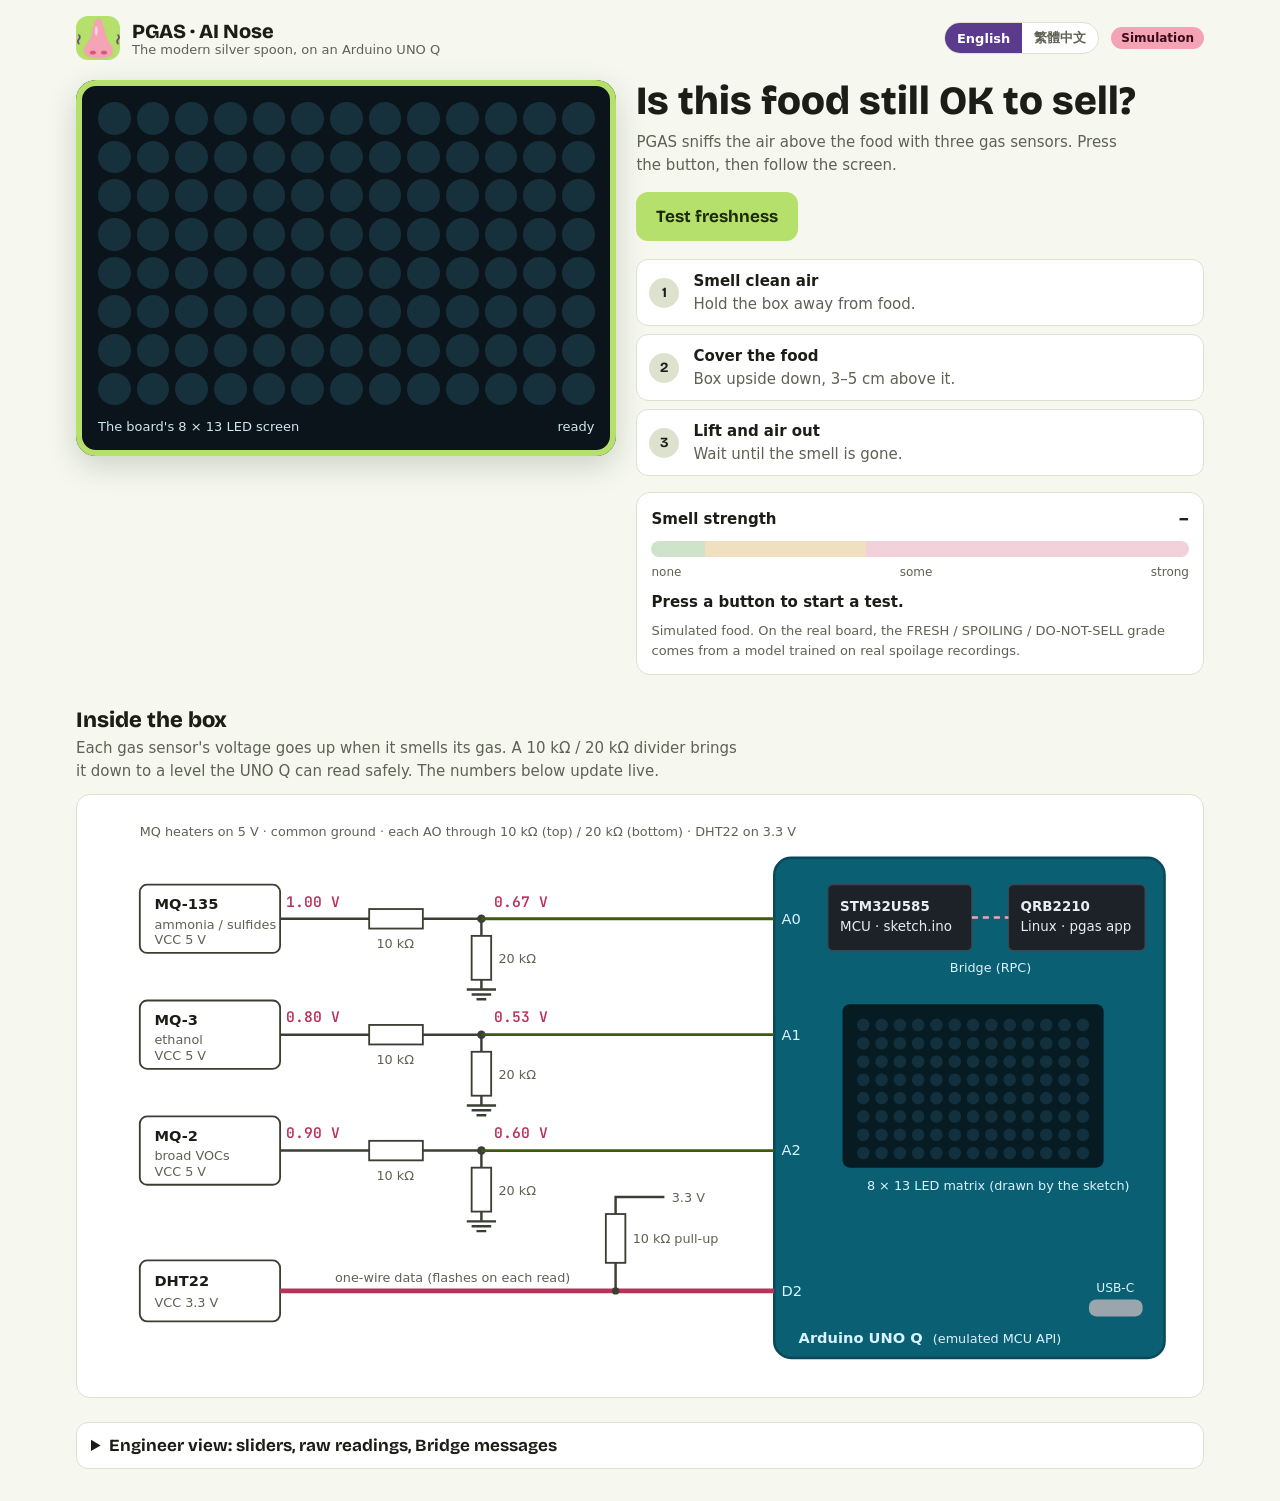
<file: sim/web/pgas-unoq-sim.html>
<!doctype html>
<html lang="en">
<head>
<meta charset="utf-8">
<meta name="viewport" content="width=device-width, initial-scale=1">
<title>PGAS UNO Q Simulation</title>
<meta name="claude:viewport-fit-sides" content="cover">
<link rel="preconnect" href="https://fonts.googleapis.com">
<link rel="stylesheet" href="https://fonts.googleapis.com/css2?family=Bricolage+Grotesque:opsz,wght@12..96,600;12..96,800&family=JetBrains+Mono:wght@400;600&display=swap">
<style>
/* Layout: a "nose" hero for anyone (big LED + 3 steps + smell meter), then the circuit, then an engineer drawer. */
:root {
  --bg: #f6f8ef; --surface: #ffffff; --ink: #1b1d16; --muted: #5d6253; --line: #dde2cf;
  --lime: #b5e06c; --lime-deep: #6d9a24; --lime-ink: #3d5a10; --pink: #f4a3b4; --pink-deep: #c9466b; --pink-ink: #b8325a;
  --nose: #5b3b8c; --wire: #3a3f33; --panel: #0b141a; --led-off: #16303c; --led-on: #8fd3ff;
  --ok: #3f8f2f; --warn: #c98500; --bad: #c9466b;
  --display: "Bricolage Grotesque", "Avenir Next", "Segoe UI", system-ui, sans-serif;
  --body: system-ui, -apple-system, "Segoe UI", Roboto, sans-serif;
  --mono: "JetBrains Mono", ui-monospace, SFMono-Regular, Menlo, Consolas, monospace;
}
@media (prefers-color-scheme: dark) {
  :root:not([data-theme="light"]) {
    --bg: #11140d; --surface: #1a1e15; --ink: #eef2e4; --muted: #a9b09b; --line: #31372a;
    --lime-ink: #c8ef86; --pink-ink: #ff9ab6; --nose: #c7b0f0; --wire: #c9cfbd; color-scheme: dark;
  }
}
:root[data-theme="dark"] {
  --bg: #11140d; --surface: #1a1e15; --ink: #eef2e4; --muted: #a9b09b; --line: #31372a;
  --lime-ink: #c8ef86; --pink-ink: #ff9ab6; --nose: #c7b0f0; --wire: #c9cfbd; color-scheme: dark;
}
* { box-sizing: border-box; }
body { margin: 0; background: var(--bg); color: var(--ink); font: 15px/1.5 var(--body); }
.wrap { max-width: 1160px; margin: 0 auto; padding-left: max(16px, env(safe-area-inset-left, 0px)); padding-right: max(16px, env(safe-area-inset-right, 0px)); }
.top { display: flex; flex-wrap: wrap; align-items: center; gap: 12px; padding-block: 16px 8px; }
.top img { width: 44px; height: 44px; border-radius: 12px; }
.brand { font: 800 20px/1.1 var(--display); }
.brand small { display: block; font: 500 13px var(--body); color: var(--muted); }
.lang { margin-left: auto; display: flex; border: 1px solid var(--line); border-radius: 99px; overflow: hidden; background: var(--surface); }
.lang button { border: 0; border-radius: 0; padding: 6px 12px; font: 600 13px var(--body); background: transparent; color: var(--muted); }
.lang button[aria-pressed="true"] { background: var(--nose); color: #fff; }
.chip { background: var(--pink); color: #3a0a18; font: 600 12px var(--body); padding: 4px 10px; border-radius: 99px; white-space: nowrap; }

.hero { display: grid; grid-template-columns: minmax(0, 1fr) minmax(0, 1.05fr); gap: 20px; padding-block: 12px 24px; align-items: start; }
.screen { background: var(--panel); border-radius: 20px; padding: 22px; box-shadow: 0 0 0 6px var(--lime) inset, 0 10px 30px rgba(20, 40, 10, .18); }
#bigmatrix { display: grid; grid-template-columns: repeat(13, 1fr); gap: 6px; }
#bigmatrix i { aspect-ratio: 1; border-radius: 50%; background: var(--led-off); }
#bigmatrix i.on { background: var(--led-on); box-shadow: 0 0 10px var(--led-on); }
.screen-cap { color: #cfe6f2; font: 13px var(--body); margin-top: 14px; display: flex; justify-content: space-between; gap: 8px; }
h1 { font: 800 clamp(28px, 4vw, 40px)/1.08 var(--display); margin: 0 0 8px; text-wrap: balance; }
.lede { color: var(--muted); margin: 0 0 16px; max-width: 52ch; }
.go { display: flex; flex-wrap: wrap; gap: 10px; margin-bottom: 18px; }
button { font: inherit; cursor: pointer; border-radius: 12px; border: 1px solid var(--line); background: var(--surface); color: var(--ink); padding: 8px 14px; }
button:focus-visible, summary:focus-visible, input:focus-visible { outline: 3px solid var(--nose); outline-offset: 2px; }
.big { font: 700 17px var(--display); padding: 14px 20px; border: 0; }
.big.fresh { background: var(--lime); color: #1d2a07; }
.big.bad { background: var(--pink); color: #3a0a18; }
.steps { list-style: none; padding: 0; margin: 0 0 16px; display: grid; gap: 8px; }
.steps li { display: grid; grid-template-columns: 34px 1fr auto; align-items: center; gap: 10px; padding: 10px 12px; border-radius: 12px; background: var(--surface); border: 1px solid var(--line); color: var(--muted); }
.steps .n { width: 30px; height: 30px; border-radius: 50%; display: grid; place-items: center; font: 700 14px var(--display); background: var(--line); color: var(--ink); }
.steps li.active { border-color: var(--nose); color: var(--ink); box-shadow: 0 0 0 2px var(--nose) inset; }
.steps li.active .n { background: var(--nose); color: #fff; }
.steps li.done .n { background: var(--lime-deep); color: #fff; }
.steps li.error { border-color: var(--bad); box-shadow: 0 0 0 2px var(--bad) inset; color: var(--ink); }
.steps li.error .n { background: var(--bad); color: #fff; }
.retest-backdrop { position: fixed; inset: 0; background: rgba(10, 14, 8, .55); display: grid; place-items: center; z-index: 20;
  padding: max(16px, env(safe-area-inset-top, 0px)) max(16px, env(safe-area-inset-right, 0px)) max(16px, env(safe-area-inset-bottom, 0px)) max(16px, env(safe-area-inset-left, 0px)); }
.retest { background: var(--surface); color: var(--ink); border-radius: 16px; padding: 22px; max-width: 420px; width: 100%; border-top: 6px solid var(--bad); box-shadow: 0 20px 50px rgba(0,0,0,.3); }
.retest-backdrop[hidden] { display: none; }
.retest h3 { font: 800 24px var(--display); margin: 0 0 6px; color: var(--bad); }
.retest p { margin: 0 0 8px; }
.retest .why { color: var(--muted); font-size: 13px; font-family: var(--mono); word-break: break-word; }
.retest .btns { justify-content: flex-end; }
.steps b { color: var(--ink); font-weight: 600; }
.steps .t { font: 600 14px var(--mono); font-variant-numeric: tabular-nums; }
.meter { background: var(--surface); border: 1px solid var(--line); border-radius: 14px; padding: 14px; }
.meter-head { display: flex; justify-content: space-between; align-items: baseline; gap: 8px; }
.meter-head span { font: 700 18px var(--display); }
.bar { position: relative; height: 16px; border-radius: 99px; margin: 10px 0 6px; background: linear-gradient(90deg, var(--ok) 0 10%, var(--warn) 10% 40%, var(--bad) 40% 100%); opacity: .25; }
.bar-wrap { position: relative; }
.bar-fill { position: absolute; left: 0; top: 10px; height: 16px; border-radius: 99px; background: linear-gradient(90deg, var(--ok), var(--warn) 30%, var(--bad) 70%); transition: width .4s; width: 0; }
.scale { display: flex; justify-content: space-between; color: var(--muted); font-size: 12px; }
.verdict { margin: 10px 0 0; font-weight: 600; }
.note { color: var(--muted); font-size: 13px; margin: 8px 0 0; }

section.block { padding-block: 8px 20px; }
h2 { font: 800 22px var(--display); margin: 0 0 4px; }
.sub { color: var(--muted); margin: 0 0 12px; max-width: 70ch; }
.card { background: var(--surface); border: 1px solid var(--line); border-radius: 14px; padding: 14px; min-width: 0; }
.scroll-x { overflow-x: auto; }
svg { width: 100%; height: auto; display: block; }
.scroll-x svg { min-width: 720px; }
svg text { fill: var(--ink); font: 12px var(--body); }
svg .small { font-size: 10.5px; fill: var(--muted); }
svg .val { font: 600 12px var(--mono); fill: var(--pink-ink); }
svg .wire { stroke: var(--wire); stroke-width: 2; fill: none; }
svg .sig { stroke: var(--lime-ink); fill: none; transition: stroke-width .3s; }
svg .box { fill: var(--surface); stroke: var(--wire); stroke-width: 1.5; }
svg .res { fill: var(--surface); stroke: var(--wire); stroke-width: 1.5; }
svg #wire-d2.active { stroke: var(--pink-ink); stroke-width: 4; }
svg .unoq { fill: #0b5f73; stroke: #07485a; stroke-width: 2; }
svg .chip { fill: #1d2228; stroke: #3c4650; }
svg .chip-t { fill: #e6edf3; font-size: 11px; }
svg .pcb-t { fill: #d8f3ff; }
svg .led { fill: #12303d; }
svg .led.on { fill: #8fd3ff; }
svg .bridge { stroke: #f4a3b4; stroke-width: 2; fill: none; stroke-dasharray: 5 4; }

details.eng { margin-block: 4px 32px; }
details.eng summary { cursor: pointer; font: 700 17px var(--display); padding: 12px 14px; border-radius: 12px; background: var(--surface); border: 1px solid var(--line); }
.eng-grid { display: grid; grid-template-columns: minmax(0, 1fr) minmax(0, 1fr); gap: 14px; margin-top: 14px; }
.eng-grid h3 { font: 600 12px var(--body); text-transform: uppercase; letter-spacing: .05em; color: var(--muted); margin: 0 0 8px; }
.row { display: grid; grid-template-columns: 70px 1fr 64px; gap: 8px; align-items: center; margin: 6px 0; }
.row label { font-weight: 600; }
.row output { font: 12px var(--mono); text-align: right; }
input[type=range] { width: 100%; accent-color: var(--lime-deep); }
table { border-collapse: collapse; width: 100%; font: 12px var(--mono); font-variant-numeric: tabular-nums; }
th, td { text-align: right; padding: 4px 6px; border-bottom: 1px solid var(--line); }
th:first-child, td:first-child { text-align: left; }
th { color: var(--muted); font: 600 12px var(--body); }
pre { margin: 0; background: #0d110b; color: #cfe8b0; font: 12px/1.4 var(--mono); padding: 10px; border-radius: 8px; height: 200px; overflow: auto; white-space: pre-wrap; word-break: break-all; }
.stat { font: 12px var(--mono); color: var(--muted); }
.btns { display: flex; flex-wrap: wrap; gap: 8px; margin-top: 8px; }
@media (max-width: 820px) { .hero, .eng-grid { grid-template-columns: 1fr; } }
@media (prefers-reduced-motion: reduce) { .bar-fill, svg .sig { transition: none; } }
</style>
</head>
<body>
<div class="wrap">
  <div class="top">
    <img alt="PGAS logo" src="[data-uri]">
    <div class="brand">PGAS · AI Nose<small data-i18n="brand_sub">The modern silver spoon, on an Arduino UNO Q</small></div>
    <div class="lang" role="group" aria-label="Language / 語言"><button id="lang-en" type="button" lang="en">English</button><button id="lang-zh" type="button" lang="zh-Hant-TW">繁體中文</button></div>
    <span class="chip" data-i18n="chip">Simulation</span>
  </div>

  <div class="hero">
    <div class="screen" aria-label="UNO Q LED matrix">
      <div id="bigmatrix"></div>
      <div class="screen-cap"><span data-i18n="screen_cap">The board's 8 × 13 LED screen</span><span id="phase">ready</span></div>
    </div>
    <div>
      <h1 data-i18n="h1">Is this food still OK to sell?</h1>
      <p class="lede" data-i18n="lede">PGAS sniffs the air above the food with three gas sensors. Press the button, then follow the screen.</p>
      <div class="go">
        <button class="big fresh" id="test-btn" data-i18n="btn_test">Test freshness</button>
      </div>
      <ol class="steps">
        <li id="step-1"><span class="n">1</span><span data-i18n-html="step1"><b>Smell clean air</b><br>Hold the box away from food.</span><span class="t" id="t-1"></span></li>
        <li id="step-2"><span class="n">2</span><span data-i18n-html="step2"><b>Cover the food</b><br>Box upside down, 3–5 cm above it.</span><span class="t" id="t-2"></span></li>
        <li id="step-3"><span class="n">3</span><span data-i18n-html="step3"><b>Lift and air out</b><br>Wait until the smell is gone.</span><span class="t" id="t-3"></span></li>
      </ol>
      <div class="meter" aria-live="polite">
        <div class="meter-head"><b data-i18n="meter_title">Smell strength</b><span id="meter-word">–</span></div>
        <div class="bar-wrap"><div class="bar"></div><div class="bar-fill" id="meter-fill"></div></div>
        <div class="scale"><span data-i18n="w_none">none</span><span data-i18n="w_some">some</span><span data-i18n="w_strong">strong</span></div>
        <p class="verdict" id="verdict">Press a button to start a test.</p>
        <p class="note" data-i18n="note">Simulated food. On the real board, the FRESH / SPOILING / DO-NOT-SELL grade comes from a model trained on real spoilage recordings.</p>
      </div>
    </div>
  </div>

  <section class="block">
    <h2 data-i18n="inside_h">Inside the box</h2>
    <p class="sub" data-i18n="inside_sub">Each gas sensor's voltage goes up when it smells its gas. A 10 kΩ / 20 kΩ divider brings it down to a level the UNO Q can read safely. The numbers below update live.</p>
    <div class="card scroll-x">
<svg viewBox="0 0 900 470" role="img" aria-label="PGAS wiring to the Arduino UNO Q: MQ-135, MQ-3 and MQ-2 through 10k/20k dividers to A0-A2; DHT22 with 10k pull-up to D2; on-board 8x13 LED matrix">
      <text x="40" y="22" class="small">MQ heaters on 5 V · common ground · each AO through 10 kΩ (top) / 20 kΩ (bottom) · DHT22 on 3.3 V</text>
      <rect x="560" y="40" width="320" height="410" rx="14" class="unoq"/>
      <text x="580" y="438" class="pcb-t" style="font-weight:700">Arduino UNO Q</text>
      <text x="690" y="438" class="pcb-t" style="font-size:10.5px">(emulated MCU API)</text>
      <rect x="604" y="62" width="118" height="54" rx="4" class="chip"/>
      <text x="614" y="84" class="chip-t" style="font-weight:600">STM32U585</text>
      <text x="614" y="100" class="chip-t">MCU · sketch.ino</text>
      <rect x="752" y="62" width="112" height="54" rx="4" class="chip"/>
      <text x="762" y="84" class="chip-t" style="font-weight:600">QRB2210</text>
      <text x="762" y="100" class="chip-t">Linux · pgas app</text>
      <path class="bridge" d="M722 89 H752"/>
      <text x="704" y="134" class="pcb-t" style="font-size:10.5px">Bridge (RPC)</text>
      <rect x="616" y="160" width="214" height="134" rx="6" fill="#071b22"/>
      <g id="leds" transform="translate(633,177)"></g>
      <text x="636" y="312" class="pcb-t" style="font-size:10.5px">8 × 13 LED matrix (drawn by the sketch)</text>
      <rect x="818" y="402" width="44" height="14" rx="6" fill="#9aa5ad"/>
      <text x="824" y="396" class="pcb-t" style="font-size:10px">USB-C</text>
      <g id="rows"></g>
      <rect x="40" y="370" width="115" height="50" rx="6" class="box"/>
      <text x="52" y="391" style="font-weight:600">DHT22</text>
      <text x="52" y="408" class="small">VCC 3.3 V</text>
      <path id="wire-d2" class="wire" d="M155 395 H560"/>
      <circle cx="430" cy="395" r="3" fill="var(--wire)"/>
      <path class="wire" d="M430 395 V372"/>
      <rect x="422" y="332" width="16" height="40" class="res"/>
      <text x="444" y="356" class="small">10 kΩ pull-up</text>
      <path class="wire" d="M430 332 V318 H470"/>
      <text x="476" y="322" class="small">3.3 V</text>
      <text x="566" y="399" class="pcb-t">D2</text>
      <text x="200" y="388" class="small">one-wire data (flashes on each read)</text>
    </svg>
    </div>
  </section>

  <details class="eng">
    <summary data-i18n="eng_summary">Engineer view: sliders, raw readings, Bridge messages</summary>
    <div class="eng-grid">
      <div class="card">
        <h3 data-i18n="eng_gas">Gas at each MQ module (module output, volts)</h3>
        <div class="row"><label for="sl-mq135">MQ-135</label><input id="sl-mq135" type="range" min="0" max="5" step="0.01"><output id="out-mq135"></output></div>
        <div class="row"><label for="sl-mq3">MQ-3</label><input id="sl-mq3" type="range" min="0" max="5" step="0.01"><output id="out-mq3"></output></div>
        <div class="row"><label for="sl-mq2">MQ-2</label><input id="sl-mq2" type="range" min="0" max="5" step="0.01"><output id="out-mq2"></output></div>
        <h3 style="margin-top:12px">DHT22</h3>
        <div class="row"><label for="sl-temp">Temp</label><input id="sl-temp" type="range" min="-10" max="50" step="0.1" value="26.5"><output id="val-temp"></output></div>
        <div class="row"><label for="sl-rh">RH</label><input id="sl-rh" type="range" min="0" max="100" step="1" value="65"><output id="val-rh"></output></div>
        <label><input id="dht-conn" type="checkbox" checked> <span data-i18n="dht_conn">DHT22 connected</span></label>
        <label style="display:block"><input id="mq-conn" type="checkbox" checked> <span data-i18n="mq_conn">MQ gas sensors connected</span></label>
        <div class="btns">
          <button id="reset-air" data-i18n="btn_air">Clean air</button>
          <button id="pause">Pause MCU</button>
          <label style="align-self:center"><input id="short" type="checkbox" checked> <span data-i18n="short">short demo timing (10 s · 20 s instead of 30 s · 60 s)</span></label>
        </div>
      </div>
      <div class="card">
        <h3 data-i18n="eng_reports">What the sketch reports over the Bridge</h3>
        <p class="stat">MCU time <span id="simtime">0</span> s · samples <span id="samples">0</span> · draw calls / matrix.draw() <span id="draws">0</span></p>
        <table>
          <thead><tr><th data-i18n="th_sensor">Sensor</th><th data-i18n="th_pin">pin</th><th data-i18n="th_raw">raw (14-bit)</th><th data-i18n="th_mod">module V</th></tr></thead>
          <tbody>
            <tr><td>MQ-135 · A0</td><td id="vpin-mq135"></td><td id="raw-mq135"></td><td id="dec-mq135"></td></tr>
            <tr><td>MQ-3 · A1</td><td id="vpin-mq3"></td><td id="raw-mq3"></td><td id="dec-mq3"></td></tr>
            <tr><td>MQ-2 · A2</td><td id="vpin-mq2"></td><td id="raw-mq2"></td><td id="dec-mq2"></td></tr>
            <tr><td>DHT22 · D2</td><td colspan="3" id="dec-dht"></td></tr>
          </tbody>
        </table>
        <h3 style="margin-top:12px" data-i18n="eng_feat">Features of the last test (volts above clean air)</h3>
        <table>
          <thead><tr><th data-i18n="th_sensor">Sensor</th><th>d_median</th><th>d_peak</th><th>d_mean</th></tr></thead>
          <tbody id="result"><tr><td colspan="4" style="text-align:left">run a test</td></tr></tbody>
        </table>
      </div>
      <div class="card"><h3 data-i18n="eng_bridge">Bridge traffic (MCU ⇄ Linux)</h3><pre id="bridge"></pre></div>
      <div class="card"><h3 data-i18n="eng_log">Linux side · session log</h3><pre id="log"></pre></div>
    </div>
    <p class="note" data-i18n-html="eng_note">The UNO Q code path of <code>app/sketch/sketch.ino</code> runs on an emulated UNO Q MCU API (14-bit ADC, Bridge, LED matrix). The STM32 itself is not emulated. Food gas levels are simulation parameters, not measurements.</p>
  </details>
</div>
<div class="retest-backdrop" id="retest" hidden>
  <div class="retest" role="alertdialog" aria-modal="true" aria-labelledby="retest-title" aria-describedby="retest-msg">
    <h3 id="retest-title" data-i18n="rt_title">Please re-test</h3>
    <p id="retest-msg"></p>
    <p class="why" id="retest-why"></p>
    <div class="btns">
      <button id="retest-close" data-i18n="rt_close">Close</button>
      <button class="big fresh" id="retest-again" data-i18n="rt_again">Test again</button>
    </div>
  </div>
</div>
<script>
// sensor rows of the wiring diagram
(function () {
  const g = document.getElementById('rows');
  const rows = [['mq135', 'MQ-135', 'ammonia / sulfides', 'A0'], ['mq3', 'MQ-3', 'ethanol', 'A1'], ['mq2', 'MQ-2', 'broad VOCs', 'A2']];
  rows.forEach(([id, name, gas, pin], k) => {
    const y = 90 + k * 95;
    g.insertAdjacentHTML('beforeend', `
      <rect x="40" y="${y - 28}" width="115" height="56" rx="6" class="box"/>
      <text x="52" y="${y - 8}" style="font-weight:600">${name}</text>
      <text x="52" y="${y + 8}" class="small">${gas}</text>
      <text x="52" y="${y + 21}" class="small">VCC 5 V</text>
      <path class="wire" d="M155 ${y} H228"/>
      <text x="160" y="${y - 10}" class="val" id="vm-${id}"></text>
      <rect x="228" y="${y - 8}" width="44" height="16" class="res"/>
      <text x="234" y="${y + 24}" class="small">10 kΩ</text>
      <path class="wire" d="M272 ${y} H320"/>
      <circle cx="320" cy="${y}" r="3.5" fill="var(--wire)"/>
      <path class="wire" d="M320 ${y} V${y + 14}"/>
      <rect x="312" y="${y + 14}" width="16" height="36" class="res"/>
      <text x="334" y="${y + 36}" class="small">20 kΩ</text>
      <path class="wire" d="M320 ${y + 50} V${y + 58} M308 ${y + 58} H332 M312 ${y + 62} H328 M316 ${y + 66} H324"/>
      <path class="sig" id="wire-${id}" d="M320 ${y} H560"/>
      <text x="330" y="${y - 10}" class="val" id="vp-${id}"></text>
      <text x="566" y="${y + 4}" class="pcb-t">${pin}</text>`);
  });
})();
</script>
<script>
var UnoQMcu = (() => {
  var _scriptDir = typeof document !== 'undefined' && document.currentScript ? document.currentScript.src : undefined;
  if (typeof __filename !== 'undefined') _scriptDir = _scriptDir || __filename;
  return (
function(UnoQMcu) {
  UnoQMcu = UnoQMcu || {};

var Module=typeof UnoQMcu!="undefined"?UnoQMcu:{};var readyPromiseResolve,readyPromiseReject;Module["ready"]=new Promise(function(resolve,reject){readyPromiseResolve=resolve;readyPromiseReject=reject});var moduleOverrides=Object.assign({},Module);var arguments_=[];var thisProgram="./this.program";var quit_=(status,toThrow)=>{throw toThrow};var ENVIRONMENT_IS_WEB=typeof window=="object";var ENVIRONMENT_IS_WORKER=typeof importScripts=="function";var ENVIRONMENT_IS_NODE=typeof process=="object"&&typeof process.versions=="object"&&typeof process.versions.node=="string";var scriptDirectory="";function locateFile(path){if(Module["locateFile"]){return Module["locateFile"](path,scriptDirectory)}return scriptDirectory+path}var read_,readAsync,readBinary,setWindowTitle;function logExceptionOnExit(e){if(e instanceof ExitStatus)return;let toLog=e;err("exiting due to exception: "+toLog)}var fs;var nodePath;var requireNodeFS;if(ENVIRONMENT_IS_NODE){if(ENVIRONMENT_IS_WORKER){scriptDirectory=require("path").dirname(scriptDirectory)+"/"}else{scriptDirectory=__dirname+"/"}requireNodeFS=(()=>{if(!nodePath){fs=require("fs");nodePath=require("path")}});read_=function shell_read(filename,binary){var ret=tryParseAsDataURI(filename);if(ret){return binary?ret:ret.toString()}requireNodeFS();filename=nodePath["normalize"](filename);return fs.readFileSync(filename,binary?undefined:"utf8")};readBinary=(filename=>{var ret=read_(filename,true);if(!ret.buffer){ret=new Uint8Array(ret)}return ret});readAsync=((filename,onload,onerror)=>{var ret=tryParseAsDataURI(filename);if(ret){onload(ret)}requireNodeFS();filename=nodePath["normalize"](filename);fs.readFile(filename,function(err,data){if(err)onerror(err);else onload(data.buffer)})});if(process["argv"].length>1){thisProgram=process["argv"][1].replace(/\\/g,"/")}arguments_=process["argv"].slice(2);process["on"]("uncaughtException",function(ex){if(!(ex instanceof ExitStatus)){throw ex}});process["on"]("unhandledRejection",function(reason){throw reason});quit_=((status,toThrow)=>{if(keepRuntimeAlive()){process["exitCode"]=status;throw toThrow}logExceptionOnExit(toThrow);process["exit"](status)});Module["inspect"]=function(){return"[Emscripten Module object]"}}else if(ENVIRONMENT_IS_WEB||ENVIRONMENT_IS_WORKER){if(ENVIRONMENT_IS_WORKER){scriptDirectory=self.location.href}else if(typeof document!="undefined"&&document.currentScript){scriptDirectory=document.currentScript.src}if(_scriptDir){scriptDirectory=_scriptDir}if(scriptDirectory.indexOf("blob:")!==0){scriptDirectory=scriptDirectory.substr(0,scriptDirectory.replace(/[?#].*/,"").lastIndexOf("/")+1)}else{scriptDirectory=""}{read_=(url=>{try{var xhr=new XMLHttpRequest;xhr.open("GET",url,false);xhr.send(null);return xhr.responseText}catch(err){var data=tryParseAsDataURI(url);if(data){return intArrayToString(data)}throw err}});if(ENVIRONMENT_IS_WORKER){readBinary=(url=>{try{var xhr=new XMLHttpRequest;xhr.open("GET",url,false);xhr.responseType="arraybuffer";xhr.send(null);return new Uint8Array(xhr.response)}catch(err){var data=tryParseAsDataURI(url);if(data){return data}throw err}})}readAsync=((url,onload,onerror)=>{var xhr=new XMLHttpRequest;xhr.open("GET",url,true);xhr.responseType="arraybuffer";xhr.onload=(()=>{if(xhr.status==200||xhr.status==0&&xhr.response){onload(xhr.response);return}var data=tryParseAsDataURI(url);if(data){onload(data.buffer);return}onerror()});xhr.onerror=onerror;xhr.send(null)})}setWindowTitle=(title=>document.title=title)}else{}var out=Module["print"]||console.log.bind(console);var err=Module["printErr"]||console.warn.bind(console);Object.assign(Module,moduleOverrides);moduleOverrides=null;if(Module["arguments"])arguments_=Module["arguments"];if(Module["thisProgram"])thisProgram=Module["thisProgram"];if(Module["quit"])quit_=Module["quit"];var POINTER_SIZE=4;function warnOnce(text){if(!warnOnce.shown)warnOnce.shown={};if(!warnOnce.shown[text]){warnOnce.shown[text]=1;err(text)}}function convertJsFunctionToWasm(func,sig){if(typeof WebAssembly.Function=="function"){var typeNames={"i":"i32","j":"i64","f":"f32","d":"f64"};var type={parameters:[],results:sig[0]=="v"?[]:[typeNames[sig[0]]]};for(var i=1;i<sig.length;++i){type.parameters.push(typeNames[sig[i]])}return new WebAssembly.Function(type,func)}var typeSection=[1,0,1,96];var sigRet=sig.slice(0,1);var sigParam=sig.slice(1);var typeCodes={"i":127,"j":126,"f":125,"d":124};typeSection.push(sigParam.length);for(var i=0;i<sigParam.length;++i){typeSection.push(typeCodes[sigParam[i]])}if(sigRet=="v"){typeSection.push(0)}else{typeSection=typeSection.concat([1,typeCodes[sigRet]])}typeSection[1]=typeSection.length-2;var bytes=new Uint8Array([0,97,115,109,1,0,0,0].concat(typeSection,[2,7,1,1,101,1,102,0,0,7,5,1,1,102,0,0]));var module=new WebAssembly.Module(bytes);var instance=new WebAssembly.Instance(module,{"e":{"f":func}});var wrappedFunc=instance.exports["f"];return wrappedFunc}var freeTableIndexes=[];var functionsInTableMap;function getEmptyTableSlot(){if(freeTableIndexes.length){return freeTableIndexes.pop()}try{wasmTable.grow(1)}catch(err){if(!(err instanceof RangeError)){throw err}throw"Unable to grow wasm table. Set ALLOW_TABLE_GROWTH."}return wasmTable.length-1}function updateTableMap(offset,count){for(var i=offset;i<offset+count;i++){var item=getWasmTableEntry(i);if(item){functionsInTableMap.set(item,i)}}}var tempRet0=0;var wasmBinary;if(Module["wasmBinary"])wasmBinary=Module["wasmBinary"];var noExitRuntime=Module["noExitRuntime"]||true;if(typeof WebAssembly!="object"){abort("no native wasm support detected")}var wasmMemory;var ABORT=false;var EXITSTATUS;function assert(condition,text){if(!condition){abort(text)}}function getCFunc(ident){var func=Module["_"+ident];return func}function ccall(ident,returnType,argTypes,args,opts){var toC={"string":function(str){var ret=0;if(str!==null&&str!==undefined&&str!==0){var len=(str.length<<2)+1;ret=stackAlloc(len);stringToUTF8(str,ret,len)}return ret},"array":function(arr){var ret=stackAlloc(arr.length);writeArrayToMemory(arr,ret);return ret}};function convertReturnValue(ret){if(returnType==="string")return UTF8ToString(ret);if(returnType==="boolean")return Boolean(ret);return ret}var func=getCFunc(ident);var cArgs=[];var stack=0;if(args){for(var i=0;i<args.length;i++){var converter=toC[argTypes[i]];if(converter){if(stack===0)stack=stackSave();cArgs[i]=converter(args[i])}else{cArgs[i]=args[i]}}}var ret=func.apply(null,cArgs);function onDone(ret){if(stack!==0)stackRestore(stack);return convertReturnValue(ret)}ret=onDone(ret);return ret}function cwrap(ident,returnType,argTypes,opts){argTypes=argTypes||[];var numericArgs=argTypes.every(function(type){return type==="number"});var numericRet=returnType!=="string";if(numericRet&&numericArgs&&!opts){return getCFunc(ident)}return function(){return ccall(ident,returnType,argTypes,arguments,opts)}}var ALLOC_STACK=1;var UTF8Decoder=typeof TextDecoder!="undefined"?new TextDecoder("utf8"):undefined;function UTF8ArrayToString(heap,idx,maxBytesToRead){var endIdx=idx+maxBytesToRead;var endPtr=idx;while(heap[endPtr]&&!(endPtr>=endIdx))++endPtr;if(endPtr-idx>16&&heap.subarray&&UTF8Decoder){return UTF8Decoder.decode(heap.subarray(idx,endPtr))}else{var str="";while(idx<endPtr){var u0=heap[idx++];if(!(u0&128)){str+=String.fromCharCode(u0);continue}var u1=heap[idx++]&63;if((u0&224)==192){str+=String.fromCharCode((u0&31)<<6|u1);continue}var u2=heap[idx++]&63;if((u0&240)==224){u0=(u0&15)<<12|u1<<6|u2}else{u0=(u0&7)<<18|u1<<12|u2<<6|heap[idx++]&63}if(u0<65536){str+=String.fromCharCode(u0)}else{var ch=u0-65536;str+=String.fromCharCode(55296|ch>>10,56320|ch&1023)}}}return str}function UTF8ToString(ptr,maxBytesToRead){return ptr?UTF8ArrayToString(HEAPU8,ptr,maxBytesToRead):""}function stringToUTF8Array(str,heap,outIdx,maxBytesToWrite){if(!(maxBytesToWrite>0))return 0;var startIdx=outIdx;var endIdx=outIdx+maxBytesToWrite-1;for(var i=0;i<str.length;++i){var u=str.charCodeAt(i);if(u>=55296&&u<=57343){var u1=str.charCodeAt(++i);u=65536+((u&1023)<<10)|u1&1023}if(u<=127){if(outIdx>=endIdx)break;heap[outIdx++]=u}else if(u<=2047){if(outIdx+1>=endIdx)break;heap[outIdx++]=192|u>>6;heap[outIdx++]=128|u&63}else if(u<=65535){if(outIdx+2>=endIdx)break;heap[outIdx++]=224|u>>12;heap[outIdx++]=128|u>>6&63;heap[outIdx++]=128|u&63}else{if(outIdx+3>=endIdx)break;heap[outIdx++]=240|u>>18;heap[outIdx++]=128|u>>12&63;heap[outIdx++]=128|u>>6&63;heap[outIdx++]=128|u&63}}heap[outIdx]=0;return outIdx-startIdx}function stringToUTF8(str,outPtr,maxBytesToWrite){return stringToUTF8Array(str,HEAPU8,outPtr,maxBytesToWrite)}function lengthBytesUTF8(str){var len=0;for(var i=0;i<str.length;++i){var u=str.charCodeAt(i);if(u>=55296&&u<=57343)u=65536+((u&1023)<<10)|str.charCodeAt(++i)&1023;if(u<=127)++len;else if(u<=2047)len+=2;else if(u<=65535)len+=3;else len+=4}return len}var UTF16Decoder=typeof TextDecoder!="undefined"?new TextDecoder("utf-16le"):undefined;function writeArrayToMemory(array,buffer){HEAP8.set(array,buffer)}function writeAsciiToMemory(str,buffer,dontAddNull){for(var i=0;i<str.length;++i){HEAP8[buffer++>>0]=str.charCodeAt(i)}if(!dontAddNull)HEAP8[buffer>>0]=0}var buffer,HEAP8,HEAPU8,HEAP16,HEAPU16,HEAP32,HEAPU32,HEAPF32,HEAPF64;function updateGlobalBufferAndViews(buf){buffer=buf;Module["HEAP8"]=HEAP8=new Int8Array(buf);Module["HEAP16"]=HEAP16=new Int16Array(buf);Module["HEAP32"]=HEAP32=new Int32Array(buf);Module["HEAPU8"]=HEAPU8=new Uint8Array(buf);Module["HEAPU16"]=HEAPU16=new Uint16Array(buf);Module["HEAPU32"]=HEAPU32=new Uint32Array(buf);Module["HEAPF32"]=HEAPF32=new Float32Array(buf);Module["HEAPF64"]=HEAPF64=new Float64Array(buf)}var INITIAL_MEMORY=Module["INITIAL_MEMORY"]||16777216;var wasmTable;var __ATPRERUN__=[];var __ATINIT__=[];var __ATPOSTRUN__=[];var runtimeInitialized=false;var runtimeExited=false;var runtimeKeepaliveCounter=0;function keepRuntimeAlive(){return noExitRuntime||runtimeKeepaliveCounter>0}function preRun(){if(Module["preRun"]){if(typeof Module["preRun"]=="function")Module["preRun"]=[Module["preRun"]];while(Module["preRun"].length){addOnPreRun(Module["preRun"].shift())}}callRuntimeCallbacks(__ATPRERUN__)}function initRuntime(){runtimeInitialized=true;callRuntimeCallbacks(__ATINIT__)}function exitRuntime(){runtimeExited=true}function postRun(){if(Module["postRun"]){if(typeof Module["postRun"]=="function")Module["postRun"]=[Module["postRun"]];while(Module["postRun"].length){addOnPostRun(Module["postRun"].shift())}}callRuntimeCallbacks(__ATPOSTRUN__)}function addOnPreRun(cb){__ATPRERUN__.unshift(cb)}function addOnInit(cb){__ATINIT__.unshift(cb)}function addOnPostRun(cb){__ATPOSTRUN__.unshift(cb)}var runDependencies=0;var runDependencyWatcher=null;var dependenciesFulfilled=null;function addRunDependency(id){runDependencies++;if(Module["monitorRunDependencies"]){Module["monitorRunDependencies"](runDependencies)}}function removeRunDependency(id){runDependencies--;if(Module["monitorRunDependencies"]){Module["monitorRunDependencies"](runDependencies)}if(runDependencies==0){if(runDependencyWatcher!==null){clearInterval(runDependencyWatcher);runDependencyWatcher=null}if(dependenciesFulfilled){var callback=dependenciesFulfilled;dependenciesFulfilled=null;callback()}}}Module["preloadedImages"]={};Module["preloadedAudios"]={};function abort(what){{if(Module["onAbort"]){Module["onAbort"](what)}}what="Aborted("+what+")";err(what);ABORT=true;EXITSTATUS=1;what+=". Build with -s ASSERTIONS=1 for more info.";var e=new WebAssembly.RuntimeError(what);readyPromiseReject(e);throw e}var dataURIPrefix="data:application/octet-stream;base64,";function isDataURI(filename){return filename.startsWith(dataURIPrefix)}var wasmBinaryFile;wasmBinaryFile="[data-uri]";if(!isDataURI(wasmBinaryFile)){wasmBinaryFile=locateFile(wasmBinaryFile)}function getBinary(file){try{if(file==wasmBinaryFile&&wasmBinary){return new Uint8Array(wasmBinary)}var binary=tryParseAsDataURI(file);if(binary){return binary}if(readBinary){return readBinary(file)}else{throw"both async and sync fetching of the wasm failed"}}catch(err){abort(err)}}function getBinaryPromise(){if(!wasmBinary&&(ENVIRONMENT_IS_WEB||ENVIRONMENT_IS_WORKER)){if(typeof fetch=="function"){return fetch(wasmBinaryFile,{credentials:"same-origin"}).then(function(response){if(!response["ok"]){throw"failed to load wasm binary file at '"+wasmBinaryFile+"'"}return response["arrayBuffer"]()}).catch(function(){return getBinary(wasmBinaryFile)})}}return Promise.resolve().then(function(){return getBinary(wasmBinaryFile)})}function createWasm(){var info={"env":asmLibraryArg,"wasi_snapshot_preview1":asmLibraryArg};function receiveInstance(instance,module){var exports=instance.exports;Module["asm"]=exports;wasmMemory=Module["asm"]["memory"];updateGlobalBufferAndViews(wasmMemory.buffer);wasmTable=Module["asm"]["__indirect_function_table"];addOnInit(Module["asm"]["__wasm_call_ctors"]);removeRunDependency("wasm-instantiate")}addRunDependency("wasm-instantiate");function receiveInstantiationResult(result){receiveInstance(result["instance"])}function instantiateArrayBuffer(receiver){return getBinaryPromise().then(function(binary){return WebAssembly.instantiate(binary,info)}).then(function(instance){return instance}).then(receiver,function(reason){err("failed to asynchronously prepare wasm: "+reason);abort(reason)})}function instantiateAsync(){if(!wasmBinary&&typeof WebAssembly.instantiateStreaming=="function"&&!isDataURI(wasmBinaryFile)&&typeof fetch=="function"){return fetch(wasmBinaryFile,{credentials:"same-origin"}).then(function(response){var result=WebAssembly.instantiateStreaming(response,info);return result.then(receiveInstantiationResult,function(reason){err("wasm streaming compile failed: "+reason);err("falling back to ArrayBuffer instantiation");return instantiateArrayBuffer(receiveInstantiationResult)})})}else{return instantiateArrayBuffer(receiveInstantiationResult)}}if(Module["instantiateWasm"]){try{var exports=Module["instantiateWasm"](info,receiveInstance);return exports}catch(e){err("Module.instantiateWasm callback failed with error: "+e);return false}}instantiateAsync().catch(readyPromiseReject);return{}}var tempDouble;var tempI64;function js_dht(){if(Module.onDht)Module.onDht()}function js_matrix(f){if(Module.onMatrix)Module.onMatrix(Array.from(HEAPU8.subarray(f,f+104)))}function js_notify(t){if(Module.onNotify)Module.onNotify(UTF8ToString(t))}function callRuntimeCallbacks(callbacks){while(callbacks.length>0){var callback=callbacks.shift();if(typeof callback=="function"){callback(Module);continue}var func=callback.func;if(typeof func=="number"){if(callback.arg===undefined){getWasmTableEntry(func)()}else{getWasmTableEntry(func)(callback.arg)}}else{func(callback.arg===undefined?null:callback.arg)}}}function demangle(func){return func}function demangleAll(text){var regex=/\b_Z[\w\d_]+/g;return text.replace(regex,function(x){var y=demangle(x);return x===y?x:y+" ["+x+"]"})}var wasmTableMirror=[];function getWasmTableEntry(funcPtr){var func=wasmTableMirror[funcPtr];if(!func){if(funcPtr>=wasmTableMirror.length)wasmTableMirror.length=funcPtr+1;wasmTableMirror[funcPtr]=func=wasmTable.get(funcPtr)}return func}function jsStackTrace(){var error=new Error;if(!error.stack){try{throw new Error}catch(e){error=e}if(!error.stack){return"(no stack trace available)"}}return error.stack.toString()}function setWasmTableEntry(idx,func){wasmTable.set(idx,func);wasmTableMirror[idx]=func}function ___cxa_allocate_exception(size){return _malloc(size+16)+16}function ExceptionInfo(excPtr){this.excPtr=excPtr;this.ptr=excPtr-16;this.set_type=function(type){HEAP32[this.ptr+4>>2]=type};this.get_type=function(){return HEAP32[this.ptr+4>>2]};this.set_destructor=function(destructor){HEAP32[this.ptr+8>>2]=destructor};this.get_destructor=function(){return HEAP32[this.ptr+8>>2]};this.set_refcount=function(refcount){HEAP32[this.ptr>>2]=refcount};this.set_caught=function(caught){caught=caught?1:0;HEAP8[this.ptr+12>>0]=caught};this.get_caught=function(){return HEAP8[this.ptr+12>>0]!=0};this.set_rethrown=function(rethrown){rethrown=rethrown?1:0;HEAP8[this.ptr+13>>0]=rethrown};this.get_rethrown=function(){return HEAP8[this.ptr+13>>0]!=0};this.init=function(type,destructor){this.set_type(type);this.set_destructor(destructor);this.set_refcount(0);this.set_caught(false);this.set_rethrown(false)};this.add_ref=function(){var value=HEAP32[this.ptr>>2];HEAP32[this.ptr>>2]=value+1};this.release_ref=function(){var prev=HEAP32[this.ptr>>2];HEAP32[this.ptr>>2]=prev-1;return prev===1}}var exceptionLast=0;var uncaughtExceptionCount=0;function ___cxa_throw(ptr,type,destructor){var info=new ExceptionInfo(ptr);info.init(type,destructor);exceptionLast=ptr;uncaughtExceptionCount++;throw ptr}function _abort(){abort("")}function _emscripten_memcpy_big(dest,src,num){HEAPU8.copyWithin(dest,src,src+num)}function _emscripten_get_heap_max(){return 2147483648}function emscripten_realloc_buffer(size){try{wasmMemory.grow(size-buffer.byteLength+65535>>>16);updateGlobalBufferAndViews(wasmMemory.buffer);return 1}catch(e){}}function _emscripten_resize_heap(requestedSize){var oldSize=HEAPU8.length;requestedSize=requestedSize>>>0;var maxHeapSize=_emscripten_get_heap_max();if(requestedSize>maxHeapSize){return false}let alignUp=(x,multiple)=>x+(multiple-x%multiple)%multiple;for(var cutDown=1;cutDown<=4;cutDown*=2){var overGrownHeapSize=oldSize*(1+.2/cutDown);overGrownHeapSize=Math.min(overGrownHeapSize,requestedSize+100663296);var newSize=Math.min(maxHeapSize,alignUp(Math.max(requestedSize,overGrownHeapSize),65536));var replacement=emscripten_realloc_buffer(newSize);if(replacement){return true}}return false}var ASSERTIONS=false;function intArrayToString(array){var ret=[];for(var i=0;i<array.length;i++){var chr=array[i];if(chr>255){if(ASSERTIONS){assert(false,"Character code "+chr+" ("+String.fromCharCode(chr)+")  at offset "+i+" not in 0x00-0xFF.")}chr&=255}ret.push(String.fromCharCode(chr))}return ret.join("")}var decodeBase64=typeof atob=="function"?atob:function(input){var keyStr="ABCDEFGHIJKLMNOPQRSTUVWXYZabcdefghijklmnopqrstuvwxyz0123456789+/=";var output="";var chr1,chr2,chr3;var enc1,enc2,enc3,enc4;var i=0;input=input.replace(/[^A-Za-z0-9\+\/\=]/g,"");do{enc1=keyStr.indexOf(input.charAt(i++));enc2=keyStr.indexOf(input.charAt(i++));enc3=keyStr.indexOf(input.charAt(i++));enc4=keyStr.indexOf(input.charAt(i++));chr1=enc1<<2|enc2>>4;chr2=(enc2&15)<<4|enc3>>2;chr3=(enc3&3)<<6|enc4;output=output+String.fromCharCode(chr1);if(enc3!==64){output=output+String.fromCharCode(chr2)}if(enc4!==64){output=output+String.fromCharCode(chr3)}}while(i<input.length);return output};function intArrayFromBase64(s){if(typeof ENVIRONMENT_IS_NODE=="boolean"&&ENVIRONMENT_IS_NODE){var buf=Buffer.from(s,"base64");return new Uint8Array(buf["buffer"],buf["byteOffset"],buf["byteLength"])}try{var decoded=decodeBase64(s);var bytes=new Uint8Array(decoded.length);for(var i=0;i<decoded.length;++i){bytes[i]=decoded.charCodeAt(i)}return bytes}catch(_){throw new Error("Converting base64 string to bytes failed.")}}function tryParseAsDataURI(filename){if(!isDataURI(filename)){return}return intArrayFromBase64(filename.slice(dataURIPrefix.length))}var asmLibraryArg={"__cxa_allocate_exception":___cxa_allocate_exception,"__cxa_throw":___cxa_throw,"abort":_abort,"emscripten_memcpy_big":_emscripten_memcpy_big,"emscripten_resize_heap":_emscripten_resize_heap,"js_dht":js_dht,"js_matrix":js_matrix,"js_notify":js_notify};var asm=createWasm();var ___wasm_call_ctors=Module["___wasm_call_ctors"]=function(){return(___wasm_call_ctors=Module["___wasm_call_ctors"]=Module["asm"]["__wasm_call_ctors"]).apply(null,arguments)};var _hal_setup=Module["_hal_setup"]=function(){return(_hal_setup=Module["_hal_setup"]=Module["asm"]["hal_setup"]).apply(null,arguments)};var _hal_run_us=Module["_hal_run_us"]=function(){return(_hal_run_us=Module["_hal_run_us"]=Module["asm"]["hal_run_us"]).apply(null,arguments)};var _hal_time_ms=Module["_hal_time_ms"]=function(){return(_hal_time_ms=Module["_hal_time_ms"]=Module["asm"]["hal_time_ms"]).apply(null,arguments)};var _hal_set_module=Module["_hal_set_module"]=function(){return(_hal_set_module=Module["_hal_set_module"]=Module["asm"]["hal_set_module"]).apply(null,arguments)};var _hal_set_env=Module["_hal_set_env"]=function(){return(_hal_set_env=Module["_hal_set_env"]=Module["asm"]["hal_set_env"]).apply(null,arguments)};var _hal_set_dht_connected=Module["_hal_set_dht_connected"]=function(){return(_hal_set_dht_connected=Module["_hal_set_dht_connected"]=Module["asm"]["hal_set_dht_connected"]).apply(null,arguments)};var _hal_bridge_draw=Module["_hal_bridge_draw"]=function(){return(_hal_bridge_draw=Module["_hal_bridge_draw"]=Module["asm"]["hal_bridge_draw"]).apply(null,arguments)};var ___errno_location=Module["___errno_location"]=function(){return(___errno_location=Module["___errno_location"]=Module["asm"]["__errno_location"]).apply(null,arguments)};var _malloc=Module["_malloc"]=function(){return(_malloc=Module["_malloc"]=Module["asm"]["malloc"]).apply(null,arguments)};var _free=Module["_free"]=function(){return(_free=Module["_free"]=Module["asm"]["free"]).apply(null,arguments)};var stackSave=Module["stackSave"]=function(){return(stackSave=Module["stackSave"]=Module["asm"]["stackSave"]).apply(null,arguments)};var stackRestore=Module["stackRestore"]=function(){return(stackRestore=Module["stackRestore"]=Module["asm"]["stackRestore"]).apply(null,arguments)};var stackAlloc=Module["stackAlloc"]=function(){return(stackAlloc=Module["stackAlloc"]=Module["asm"]["stackAlloc"]).apply(null,arguments)};Module["ccall"]=ccall;Module["cwrap"]=cwrap;Module["UTF8ToString"]=UTF8ToString;var calledRun;function ExitStatus(status){this.name="ExitStatus";this.message="Program terminated with exit("+status+")";this.status=status}dependenciesFulfilled=function runCaller(){if(!calledRun)run();if(!calledRun)dependenciesFulfilled=runCaller};function run(args){args=args||arguments_;if(runDependencies>0){return}preRun();if(runDependencies>0){return}function doRun(){if(calledRun)return;calledRun=true;Module["calledRun"]=true;if(ABORT)return;initRuntime();readyPromiseResolve(Module);if(Module["onRuntimeInitialized"])Module["onRuntimeInitialized"]();postRun()}if(Module["setStatus"]){Module["setStatus"]("Running...");setTimeout(function(){setTimeout(function(){Module["setStatus"]("")},1);doRun()},1)}else{doRun()}}Module["run"]=run;function procExit(code){EXITSTATUS=code;if(!keepRuntimeAlive()){if(Module["onExit"])Module["onExit"](code);ABORT=true}quit_(code,new ExitStatus(code))}if(Module["preInit"]){if(typeof Module["preInit"]=="function")Module["preInit"]=[Module["preInit"]];while(Module["preInit"].length>0){Module["preInit"].pop()()}}run();


  return UnoQMcu.ready
}
);
})();
if (typeof exports === 'object' && typeof module === 'object')
  module.exports = UnoQMcu;
else if (typeof define === 'function' && define['amd'])
  define([], function() { return UnoQMcu; });
else if (typeof exports === 'object')
  exports["UnoQMcu"] = UnoQMcu;

window.UnoQMcu = UnoQMcu;
</script>
<script>(()=>{var R=.6666666666666666,B=16383,Z=3.3,x=["mq135","mq3","mq2"],O=[1,.8,.9],Q={fresh:{amp:[.15,.05,.1]},spoiling:{amp:[.7,.35,.55]},spoiled:{amp:[2.2,1.4,1.8]}},ee=.01*B,N=3e3,s=e=>document.getElementById(e),l={module:[...O],temp:26.5,rh:65,dht:!0,mq:!0,dhtAt:0},h=null,S=0,p=null,V=0,L=0,I=0,M=!0,q=new Array(104).fill(0);function k(e,t,o=300){let a=s(e);a.textContent+=t+`
`;let i=a.textContent.split(`
`);i.length>o&&(a.textContent=i.slice(-o).join(`
`)),a.scrollTop=a.scrollHeight}var F=()=>h?(h._hal_time_ms()/1e3).toFixed(1).padStart(6," "):"   0.0",m=e=>k("log",`[${F()} s] ${e}`);function te(e){I++,h.HEAPU8.set(e.map(t=>Math.max(0,Math.min(7,t))),S),h._hal_bridge_draw(S),k("bridge",`[${F()} s] Linux \u2192 MCU  Bridge.call("draw", <104 bytes>)`,120)}function ne(e){let[t,...o]=e.split(",");k("bridge",`[${F()} s] MCU \u2192 Linux  Bridge.notify("${t}", ${o.join(", ")})`,120),t==="pgas_sample"&&(p=o.map(Number),V++,re(p))}var U={0:[7,5,5,5,7],1:[2,6,2,2,7],2:[7,1,7,4,7],3:[7,1,7,1,7],4:[5,5,7,1,1],5:[7,4,7,1,7],6:[7,4,7,5,7],7:[7,1,2,2,2],8:[7,5,7,5,7],9:[7,5,7,1,7],E:[7,4,6,4,7],A:[2,5,7,5,5],H:[5,5,7,5,5],V:[5,5,5,5,2],M:[5,7,7,5,5]," ":[0,0,0,0,0]};function z(e){let t=new Array(104).fill(0);return[...e].forEach((o,a)=>{let i=[0,5,9][a];(U[o]||U[" "]).forEach((r,c)=>{for(let g=0;g<3;g++)r&4>>g&&(t[c*13+i+g]=7)})}),t}function A(e,t,o){let a=Math.max(0,Math.min(99,Math.floor(t))),i=z(`${e}${Math.floor(a/10)}${a%10}`);for(let r=0;r<Math.round(Math.max(0,Math.min(1,o))*13);r++)i[7*13+r]=7;return i}var oe=["0000000000000","0000000000011","0000000000110","0000000001100","0110000011000","0011000110000","0001101100000","0000111000000"],se=()=>oe.join("").split("").map(e=>e==="1"?7:0),D="";function _(e){let t=e.join("");t!==D&&(D=t,te(e))}var n={phase:"idle",i:0,base:[[],[],[]],peak:[-1e9,-1e9,-1e9],held:0,rows:[],food:null,short:!0,result:null,run:0,lastAt:0,failedStep:0},u={target:0,level:0},j=()=>n.short?{A:10,M:5,H:20,V:60}:{A:30,M:5,H:60,V:180},T=e=>e/B*Z/R,v=e=>{let t=[...e].sort((a,i)=>a-i),o=t.length>>1;return t.length%2?t[o]:(t[o-1]+t[o])/2};function C(){let e=Object.keys(Q),t=e[Math.floor(Math.random()*e.length)];w=null,y(),Object.assign(n,{phase:"A",i:0,base:[[],[],[]],peak:[-1e9,-1e9,-1e9],held:0,rows:[],food:t,short:s("short").checked,result:null,run:n.run+1,lastAt:performance.now(),failedStep:0}),u.target=0,u.level=0,s("result").innerHTML='<tr><td colspan="4" style="text-align:left">capturing\u2026</td></tr>',m(`$ python3 -m pgas.capture --mode hood --label sample_sim   (simulated sample: ${t})`),m("STEP 1/3: hold the box in open air, away from food")}var f=class extends Error{constructor(t,o){super(t),this.code=t,this.detail=o}};function ae(e){if(!Array.isArray(e)||e.length<6||e.slice(0,3).some(t=>!Number.isFinite(t)))throw new f("bad_data",`malformed sample: ${JSON.stringify(e)}`);x.forEach((t,o)=>{if(e[o]<ee)throw new f("no_sensor",`${t.toUpperCase()} on A${o} reads ${e[o]}`)})}function W(e){if(n.phase==="idle"||n.phase==="done"||n.phase==="error")return;let t=X[n.phase]||1;n.failedStep=t,n.phase="error",u.target=0,_(z("E"));let o=e instanceof f?e.code:"internal",a=e instanceof f?e.detail:String(e);m(`RETEST: step ${t}/3 - ${a} - please re-test`),s("retest-msg").textContent=d("rt_msg")(t,d(`rt_${o}`)),s("retest-why").textContent=a,s("retest").hidden=!1,s("retest-again").focus()}function y(){s("retest").hidden=!0}function re(e){if(!(n.phase==="idle"||n.phase==="done"||n.phase==="error")){n.lastAt=performance.now();try{ae(e),ie(e)}catch(t){W(t)}}}function ie(e){let t=e.slice(0,3).map(T),o=j();if(n.rows.push({phase:n.phase,v:t,t:e[3],h:e[4],ok:e[5]}),n.phase==="A"){if(t.forEach((a,i)=>n.base[i].push(a)),_(A("A",o.A-n.i,n.i/o.A)),++n.i>=o.A){n.phase="M",n.i=0,m("MOVE NOW: put the box over the food, opening down, 3-5 cm above it");let a=n.run;setTimeout(()=>{n.run===a&&(n.phase==="M"||n.phase==="H")&&(u.target=1,m("OPERATOR: box lowered over the food"))},2e3)}}else if(n.phase==="M")_(A("M",o.M-n.i,n.i/o.M)),++n.i>=o.M&&(n.phase="H",n.i=0,m("STEP 2/3: hold the box still over the food"));else if(n.phase==="H")t.forEach((a,i)=>{n.peak[i]=Math.max(n.peak[i],a)}),_(A("H",o.H-n.i,n.i/o.H)),++n.i>=o.H&&(n.phase="V",n.i=0,u.target=0,m("STEP 3/3: lift the box away and let it air out"),m("OPERATOR: box lifted"));else if(n.phase==="V"){_(A("V",o.V-n.i,n.i/o.V));let a=n.base.map(v),i=t.every((r,c)=>r-a[c]<=.1*Math.max(0,n.peak[c]-a[c])+.02);n.held=i?n.held+1:0,(n.held>=5||++n.i>=o.V)&&le(n.held>=5)}}function le(e){let t=n.base.map(v),o=n.rows.filter(r=>r.phase==="H"),a=x.map((r,c)=>{let g=o.map($=>$.v[c]);return{s:r,dmed:v(g)-t[c],dpeak:Math.max(...g)-t[c],dmean:g.reduce(($,Y)=>$+Y,0)/g.length-t[c]}}),i=o.filter(r=>r.ok);n.phase="done",n.result=a,w=Math.max(...a.map(r=>r.dpeak)),_(se()),m(e?"readings back to baseline":"recover timeout"),m("features: "+a.map(r=>`${r.s.toUpperCase()} d_peak=${r.dpeak.toFixed(3)} V`).join(", ")+(i.length?`, temp ${v(i.map(r=>r.t)).toFixed(1)} C, RH ${v(i.map(r=>r.h)).toFixed(0)} %`:", DHT22: no valid reading (imputed on the board)")),m("grade: decided on the UNO Q by the ONNX model trained on real captures - not simulated here"),s("result").innerHTML=a.map(r=>`<tr><td>${r.s.toUpperCase()}</td><td>${r.dmed.toFixed(3)}</td><td>${r.dpeak.toFixed(3)}</td><td>${r.dmean.toFixed(3)}</td></tr>`).join("")}function G(){h&&(l.module.forEach((e,t)=>h._hal_set_module(t,l.mq?e:0)),h._hal_set_env(l.temp,l.rh),h._hal_set_dht_connected(l.dht?1:0))}function de(e){if(!n.food||n.phase==="idle")return;let t=u.target>u.level?12:8;u.level+=(u.target-u.level)*e/t,l.module=O.map((o,a)=>o+u.level*Q[n.food].amp[a]),x.forEach((o,a)=>{s(`sl-${o}`).value=l.module[a].toFixed(2)})}function he(){s("simtime").textContent=h?(h._hal_time_ms()/1e3).toFixed(1):"0",s("samples").textContent=V,s("draws").textContent=`${I} / ${L}`,x.forEach((e,t)=>{let o=l.module[t],a=Math.min(3.3,o*R);s(`out-${e}`).textContent=o.toFixed(2)+" V",s(`vm-${e}`).textContent=o.toFixed(2)+" V",s(`vp-${e}`).textContent=a.toFixed(2)+" V",s(`vpin-${e}`).textContent=a.toFixed(3)+" V",s(`raw-${e}`).textContent=p?p[t]:"\u2013",s(`dec-${e}`).textContent=p?T(p[t]).toFixed(3)+" V":"\u2013",s(`wire-${e}`).style.strokeWidth=2+4*Math.min(1,Math.max(0,(a-.4)/2.6))}),s("val-temp").textContent=l.temp.toFixed(1)+" \xB0C",s("val-rh").textContent=l.rh.toFixed(0)+" %",s("dec-dht").textContent=p?p[5]?`${p[3].toFixed(1)} \xB0C / ${p[4].toFixed(1)} %`:"no valid reading (dht_ok = 0)":"\u2013",s("wire-d2").classList.toggle("active",performance.now()-l.dhtAt<250),s("phase").textContent=d(`ph_${n.phase}`);for(let e=0;e<104;e++){let t=q[e]>0;s(`led-${e}`).setAttribute("class",t?"led on":"led"),J[e].classList.toggle("on",t)}me(),_e()}var H=0;function K(e){let t=e-H,o=Math.min(.1,t/1e3);H=e,t>1e3&&(n.lastAt+=t),h&&M&&(de(o),G(),h._hal_run_us(o*1e6)),["A","M","H","V"].includes(n.phase)&&e-n.lastAt>N&&W(new f("no_data",`no sensor reading for ${(N/1e3).toFixed(0)} s`));try{he()}catch(a){console.error(a)}requestAnimationFrame(K)}var ce={en:{brand_sub:"The modern silver spoon, on an Arduino UNO Q",chip:"Simulation",screen_cap:"The board's 8 \xD7 13 LED screen",h1:"Is this food still OK to sell?",lede:"PGAS sniffs the air above the food with three gas sensors. Press the button, then follow the screen.",btn_test:"Test freshness",mq_conn:"MQ gas sensors connected",rt_title:"Please re-test",rt_close:"Close",rt_again:"Test again",rt_msg:(e,t)=>`Step ${e} stopped: ${t} Check the box and the wires, then test again.`,rt_no_data:"no readings arrived from the board.",rt_no_sensor:"a gas sensor was not detected.",rt_bad_data:"the board sent an unreadable reading.",rt_internal:"something went wrong while reading.",v_error:"The test stopped. Please re-test.",ph_error:"E \xB7 please re-test",step1:"<b>Smell clean air</b><br>Hold the box away from food.",step2:"<b>Cover the food</b><br>Box upside down, 3\u20135 cm above it.",step3:"<b>Lift and air out</b><br>Wait until the smell is gone.",meter_title:"Smell strength",w_none:"none",w_some:"some",w_strong:"strong",note:"Simulated food. On the real board, the FRESH / SPOILING / DO-NOT-SELL grade comes from a model trained on real spoilage recordings.",inside_h:"Inside the box",inside_sub:"Each gas sensor's voltage goes up when it smells its gas. A 10 k\u03A9 / 20 k\u03A9 divider brings it down to a level the UNO Q can read safely. The numbers below update live.",eng_summary:"Engineer view: sliders, raw readings, Bridge messages",eng_gas:"Gas at each MQ module (module output, volts)",dht_conn:"DHT22 connected",btn_air:"Clean air",pause:"Pause MCU",resume:"Resume MCU",short:"short demo timing (10 s \xB7 20 s instead of 30 s \xB7 60 s)",eng_reports:"What the sketch reports over the Bridge",th_sensor:"Sensor",th_pin:"pin",th_raw:"raw (14-bit)",th_mod:"module V",eng_feat:"Features of the last test (volts above clean air)",eng_bridge:"Bridge traffic (MCU \u21C4 Linux)",eng_log:"Linux side \xB7 session log",eng_note:"The UNO Q code path of <code>app/sketch/sketch.ino</code> runs on an emulated UNO Q MCU API (14-bit ADC, Bridge, LED matrix). The STM32 itself is not emulated. Food gas levels are simulation parameters, not measurements.",ph_idle:"ready",ph_A:"A \xB7 clean air",ph_M:"M \xB7 move the box",ph_H:"H \xB7 over the food",ph_V:"V \xB7 airing out",ph_done:"\u2713 done",sec:e=>`${e} s`,waiting:"waiting\u2026",v_idle:"Press a button to start a test.",v_A:"Step 1: measuring clean air\u2026",v_M:"Step 2: put the box over the food now.",v_H:"Step 2: smelling the food\u2026",v_V:"Step 3: lift the box and let it air out.",v_strong:e=>`Strong spoilage smell: the gas sensors rose ${e} V above clean air.`,v_some:e=>`Some smell: the gas sensors rose ${e} V above clean air.`,v_none:e=>`Barely any smell: the gas sensors rose only ${e} V above clean air.`},zh:{brand_sub:"\u73FE\u4EE3\u7248\u7684\u9280\u6E6F\u5319\uFF0C\u8DD1\u5728 Arduino UNO Q \u4E0A",chip:"\u6A21\u64EC",screen_cap:"\u677F\u5B50\u4E0A\u7684 8 \xD7 13 LED \u87A2\u5E55",h1:"\u9019\u4EFD\u98DF\u7269\u9084\u80FD\u8CE3\u55CE\uFF1F",lede:"PGAS \u7528\u4E09\u9846\u6C23\u9AD4\u611F\u6E2C\u5668\u805E\u98DF\u7269\u4E0A\u65B9\u7684\u7A7A\u6C23\u3002\u6309\u4E0B\u6309\u9215\uFF0C\u63A5\u8457\u7167\u87A2\u5E55\u6307\u793A\u505A\u3002",btn_test:"\u6E2C\u8A66\u65B0\u9BAE\u5EA6",mq_conn:"MQ \u6C23\u9AD4\u611F\u6E2C\u5668\u5DF2\u9023\u63A5",rt_title:"\u8ACB\u91CD\u6E2C",rt_close:"\u95DC\u9589",rt_again:"\u91CD\u65B0\u6E2C\u8A66",rt_msg:(e,t)=>`\u6B65\u9A5F ${e} \u4E2D\u65B7\uFF1A${t}\u8ACB\u6AA2\u67E5\u76D2\u5B50\u548C\u63A5\u7DDA\u5F8C\u518D\u6E2C\u4E00\u6B21\u3002`,rt_no_data:"\u6C92\u6709\u6536\u5230\u677F\u5B50\u50B3\u4F86\u7684\u6578\u503C\u3002",rt_no_sensor:"\u5075\u6E2C\u4E0D\u5230\u6C23\u9AD4\u611F\u6E2C\u5668\u3002",rt_bad_data:"\u677F\u5B50\u50B3\u4F86\u7684\u6578\u503C\u7121\u6CD5\u8B80\u53D6\u3002",rt_internal:"\u8B80\u53D6\u6642\u767C\u751F\u932F\u8AA4\u3002",v_error:"\u6AA2\u6E2C\u4E2D\u65B7\uFF0C\u8ACB\u91CD\u6E2C\u3002",ph_error:"E\u30FB\u8ACB\u91CD\u6E2C",step1:"<b>\u5148\u805E\u4E7E\u6DE8\u7A7A\u6C23</b><br>\u628A\u76D2\u5B50\u62FF\u96E2\u98DF\u7269\u3002",step2:"<b>\u7F69\u4F4F\u98DF\u7269</b><br>\u76D2\u5B50\u5012\u6263\uFF0C\u61F8\u5728\u98DF\u7269\u4E0A\u65B9 3\u20135 \u516C\u5206\u3002",step3:"<b>\u62FF\u958B\u901A\u98A8</b><br>\u7B49\u6C23\u5473\u6563\u6389\u3002",meter_title:"\u6C23\u5473\u5F37\u5EA6",w_none:"\u6C92\u6709",w_some:"\u6709\u4E00\u9EDE",w_strong:"\u5F88\u91CD",note:"\u9019\u88E1\u7684\u98DF\u7269\u662F\u6A21\u64EC\u7684\u3002\u5728\u771F\u6B63\u7684\u677F\u5B50\u4E0A\uFF0CFRESH\uFF08\u65B0\u9BAE\uFF09\uFF0FSPOILING\uFF08\u958B\u59CB\u8B8A\u8CEA\uFF09\uFF0FDO-NOT-SELL\uFF08\u4E0D\u80FD\u8CE3\uFF09\u7684\u7B49\u7D1A\uFF0C\u7531\u7528\u771F\u5BE6\u8150\u6557\u7D00\u9304\u8A13\u7DF4\u7684\u6A21\u578B\u5224\u65B7\u3002",inside_h:"\u76D2\u5B50\u88E1\u9762",inside_sub:"\u6BCF\u9846\u6C23\u9AD4\u611F\u6E2C\u5668\u805E\u5230\u5C0D\u61C9\u7684\u6C23\u9AD4\u6642\uFF0C\u96FB\u58D3\u5C31\u6703\u4E0A\u5347\u300210 k\u03A9\uFF0F20 k\u03A9 \u5206\u58D3\u96FB\u963B\u628A\u96FB\u58D3\u964D\u5230 UNO Q \u80FD\u5B89\u5168\u8B80\u53D6\u7684\u7BC4\u570D\u3002\u4E0B\u65B9\u6578\u503C\u6703\u5373\u6642\u66F4\u65B0\u3002",eng_summary:"\u5DE5\u7A0B\u5E2B\u6AA2\u8996\uFF1A\u6ED1\u687F\u3001\u539F\u59CB\u8B80\u503C\u3001Bridge \u8A0A\u606F",eng_gas:"\u5404 MQ \u6A21\u7D44\u7684\u6C23\u9AD4\uFF08\u6A21\u7D44\u8F38\u51FA\u96FB\u58D3\uFF09",dht_conn:"DHT22 \u5DF2\u9023\u63A5",btn_air:"\u6062\u5FA9\u4E7E\u6DE8\u7A7A\u6C23",pause:"\u66AB\u505C MCU",resume:"\u7E7C\u7E8C MCU",short:"\u7E2E\u77ED\u793A\u7BC4\u6642\u9593\uFF0810 \u79D2\u30FB20 \u79D2\uFF0C\u539F\u672C 30 \u79D2\u30FB60 \u79D2\uFF09",eng_reports:"sketch \u900F\u904E Bridge \u56DE\u5831\u7684\u6578\u503C",th_sensor:"\u611F\u6E2C\u5668",th_pin:"\u8173\u4F4D",th_raw:"\u539F\u59CB\u503C\uFF0814-bit\uFF09",th_mod:"\u6A21\u7D44\u96FB\u58D3",eng_feat:"\u4E0A\u4E00\u6B21\u6AA2\u6E2C\u7684\u7279\u5FB5\u503C\uFF08\u9AD8\u65BC\u4E7E\u6DE8\u7A7A\u6C23\u7684\u96FB\u58D3\uFF09",eng_bridge:"Bridge \u8A0A\u606F\uFF08MCU \u21C4 Linux\uFF09",eng_log:"Linux \u7AEF\u30FB\u6D41\u7A0B\u7D00\u9304",eng_note:"<code>app/sketch/sketch.ino</code> \u7684 UNO Q \u7A0B\u5F0F\u8DEF\u5F91\uFF0C\u8DD1\u5728\u6A21\u64EC\u7684 UNO Q MCU \u4ECB\u9762\u4E0A\uFF0814-bit ADC\u3001Bridge\u3001LED \u77E9\u9663\uFF09\uFF0CSTM32 \u6676\u7247\u672C\u8EAB\u6C92\u6709\u6A21\u64EC\u3002\u98DF\u7269\u7684\u6C23\u9AD4\u6FC3\u5EA6\u662F\u6A21\u64EC\u53C3\u6578\uFF0C\u4E0D\u662F\u91CF\u6E2C\u503C\u3002",ph_idle:"\u5F85\u547D",ph_A:"A\u30FB\u4E7E\u6DE8\u7A7A\u6C23",ph_M:"M\u30FB\u79FB\u52D5\u76D2\u5B50",ph_H:"H\u30FB\u7F69\u4F4F\u98DF\u7269",ph_V:"V\u30FB\u901A\u98A8\u4E2D",ph_done:"\u2713 \u5B8C\u6210",sec:e=>`${e} \u79D2`,waiting:"\u7B49\u5F85\u4E2D\u2026",v_idle:"\u6309\u4E0A\u9762\u7684\u6309\u9215\u958B\u59CB\u6AA2\u6E2C\u3002",v_A:"\u6B65\u9A5F 1\uFF1A\u6B63\u5728\u91CF\u4E7E\u6DE8\u7A7A\u6C23\u2026",v_M:"\u6B65\u9A5F 2\uFF1A\u73FE\u5728\u628A\u76D2\u5B50\u7F69\u5230\u98DF\u7269\u4E0A\u3002",v_H:"\u6B65\u9A5F 2\uFF1A\u6B63\u5728\u805E\u98DF\u7269\u2026",v_V:"\u6B65\u9A5F 3\uFF1A\u62FF\u958B\u76D2\u5B50\uFF0C\u8B93\u5B83\u901A\u98A8\u3002",v_strong:e=>`\u8150\u6557\u6C23\u5473\u5F88\u91CD\uFF1A\u6C23\u9AD4\u611F\u6E2C\u5668\u6BD4\u4E7E\u6DE8\u7A7A\u6C23\u9AD8\u4E86 ${e} V\u3002`,v_some:e=>`\u6709\u4E00\u9EDE\u6C23\u5473\uFF1A\u6C23\u9AD4\u611F\u6E2C\u5668\u6BD4\u4E7E\u6DE8\u7A7A\u6C23\u9AD8\u4E86 ${e} V\u3002`,v_none:e=>`\u5E7E\u4E4E\u6C92\u6709\u6C23\u5473\uFF1A\u6C23\u9AD4\u611F\u6E2C\u5668\u53EA\u6BD4\u4E7E\u6DE8\u7A7A\u6C23\u9AD8\u4E86 ${e} V\u3002`}},b="en",d=e=>ce[b][e];function E(e){b=e==="zh"?"zh":"en",document.documentElement.lang=b==="zh"?"zh-Hant-TW":"en",document.querySelectorAll("[data-i18n]").forEach(t=>{t.textContent=d(t.dataset.i18n)}),document.querySelectorAll("[data-i18n-html]").forEach(t=>{t.innerHTML=d(t.dataset.i18nHtml)}),s("lang-en").setAttribute("aria-pressed",String(b==="en")),s("lang-zh").setAttribute("aria-pressed",String(b==="zh")),s("pause").textContent=d(M?"pause":"resume"),n.phase==="idle"&&(s("verdict").textContent=d("v_idle"));try{localStorage.setItem("pgas-lang",b)}catch{}}function pe(){try{let e=localStorage.getItem("pgas-lang");if(e)return e}catch{}return(navigator.language||"").toLowerCase().startsWith("zh")?"zh":"en"}var J=[],X={A:1,M:2,H:2,V:3};function me(){let e=j(),t=n.phase==="done",o=n.phase==="error",a=o?n.failedStep:X[n.phase]||0,i={A:e.A-n.i,M:e.M-n.i+e.H,H:e.H-n.i,V:null}[n.phase];for(let r=1;r<=3;r++){let c=s(`step-${r}`);c.classList.toggle("active",r===a&&!o),c.classList.toggle("error",r===a&&o),c.classList.toggle("done",t||a>r),s(`t-${r}`).textContent=o?r===a?"\u2715":a>r?"\u2713":"":r===a?i!=null?d("sec")(Math.max(0,i)):d("waiting"):t||a>r?"\u2713":""}}function ue(){if(!p||!n.base[0].length)return 0;let e=n.base.map(v);return Math.max(0,...p.slice(0,3).map((t,o)=>T(t)-e[o]))}function ge(e){return d(e<.2?"w_none":e<.8?"w_some":"w_strong")}var w=null;function _e(){let e=n.phase!=="idle";if(n.phase==="error"){s("meter-fill").style.width="0%",s("meter-word").textContent="\u2013",s("verdict").textContent=d("v_error");return}let t=n.phase==="done"&&w!=null?w:e?ue():0;s("meter-fill").style.width=`${Math.min(100,t/2*100)}%`,s("meter-word").textContent=e?ge(t):"\u2013",n.phase==="done"?s("verdict").textContent=d(t>=.8?"v_strong":t>=.2?"v_some":"v_none")(t.toFixed(2)):e&&(s("verdict").textContent=d(`v_${n.phase}`))}function fe(){let e=s("bigmatrix");for(let o=0;o<104;o++)e.appendChild(document.createElement("i"));J=[...e.children];let t=s("leds");for(let o=0;o<8;o++)for(let a=0;a<13;a++){let i=document.createElementNS("http://www.w3.org/2000/svg","circle");i.setAttribute("cx",0+a*15),i.setAttribute("cy",0+o*15),i.setAttribute("r",5.2),i.setAttribute("id",`led-${o*13+a}`),i.setAttribute("class","led"),t.appendChild(i)}}async function P(){fe(),x.forEach((e,t)=>{s(`sl-${e}`).value=l.module[t],s(`sl-${e}`).addEventListener("input",o=>{l.module[t]=+o.target.value})}),s("sl-temp").addEventListener("input",e=>{l.temp=+e.target.value}),s("sl-rh").addEventListener("input",e=>{l.rh=+e.target.value}),s("dht-conn").addEventListener("change",e=>{l.dht=e.target.checked}),s("test-btn").addEventListener("click",()=>C()),s("retest-again").addEventListener("click",()=>C()),s("retest-close").addEventListener("click",()=>{y(),s("test-btn").focus()}),document.addEventListener("keydown",e=>{e.key==="Escape"&&!s("retest").hidden&&y()}),s("mq-conn").addEventListener("change",e=>{l.mq=e.target.checked}),s("reset-air").addEventListener("click",()=>{n.phase="idle",n.food=null,u.level=0,l.module=[...O],x.forEach((e,t)=>{s(`sl-${e}`).value=l.module[t]}),w=null,_(new Array(104).fill(0)),s("verdict").textContent=d("v_idle"),m("clean air")}),s("pause").addEventListener("click",e=>{M=!M,e.target.textContent=d(M?"pause":"resume")}),s("lang-en").addEventListener("click",()=>E("en")),s("lang-zh").addEventListener("click",()=>E("zh")),E(pe()),h=await window.UnoQMcu({onNotify:ne,onMatrix:e=>{q=e,L++},onDht:()=>{l.dhtAt=performance.now()}}),S=h._malloc(104),G(),h._hal_setup(),m('UNO Q MCU booted: setup() ran (analogReadResolution(14), matrix.begin(), Bridge.begin(), Bridge.provide("draw"))'),window.PGAS_UNOQ={get latest(){return p},get samples(){return V},get session(){return n},get matrixDraws(){return L},startHood:C},H=performance.now(),requestAnimationFrame(K)}document.readyState==="loading"?document.addEventListener("DOMContentLoaded",P):P();})();
</script>
</body>
</html>
</file>
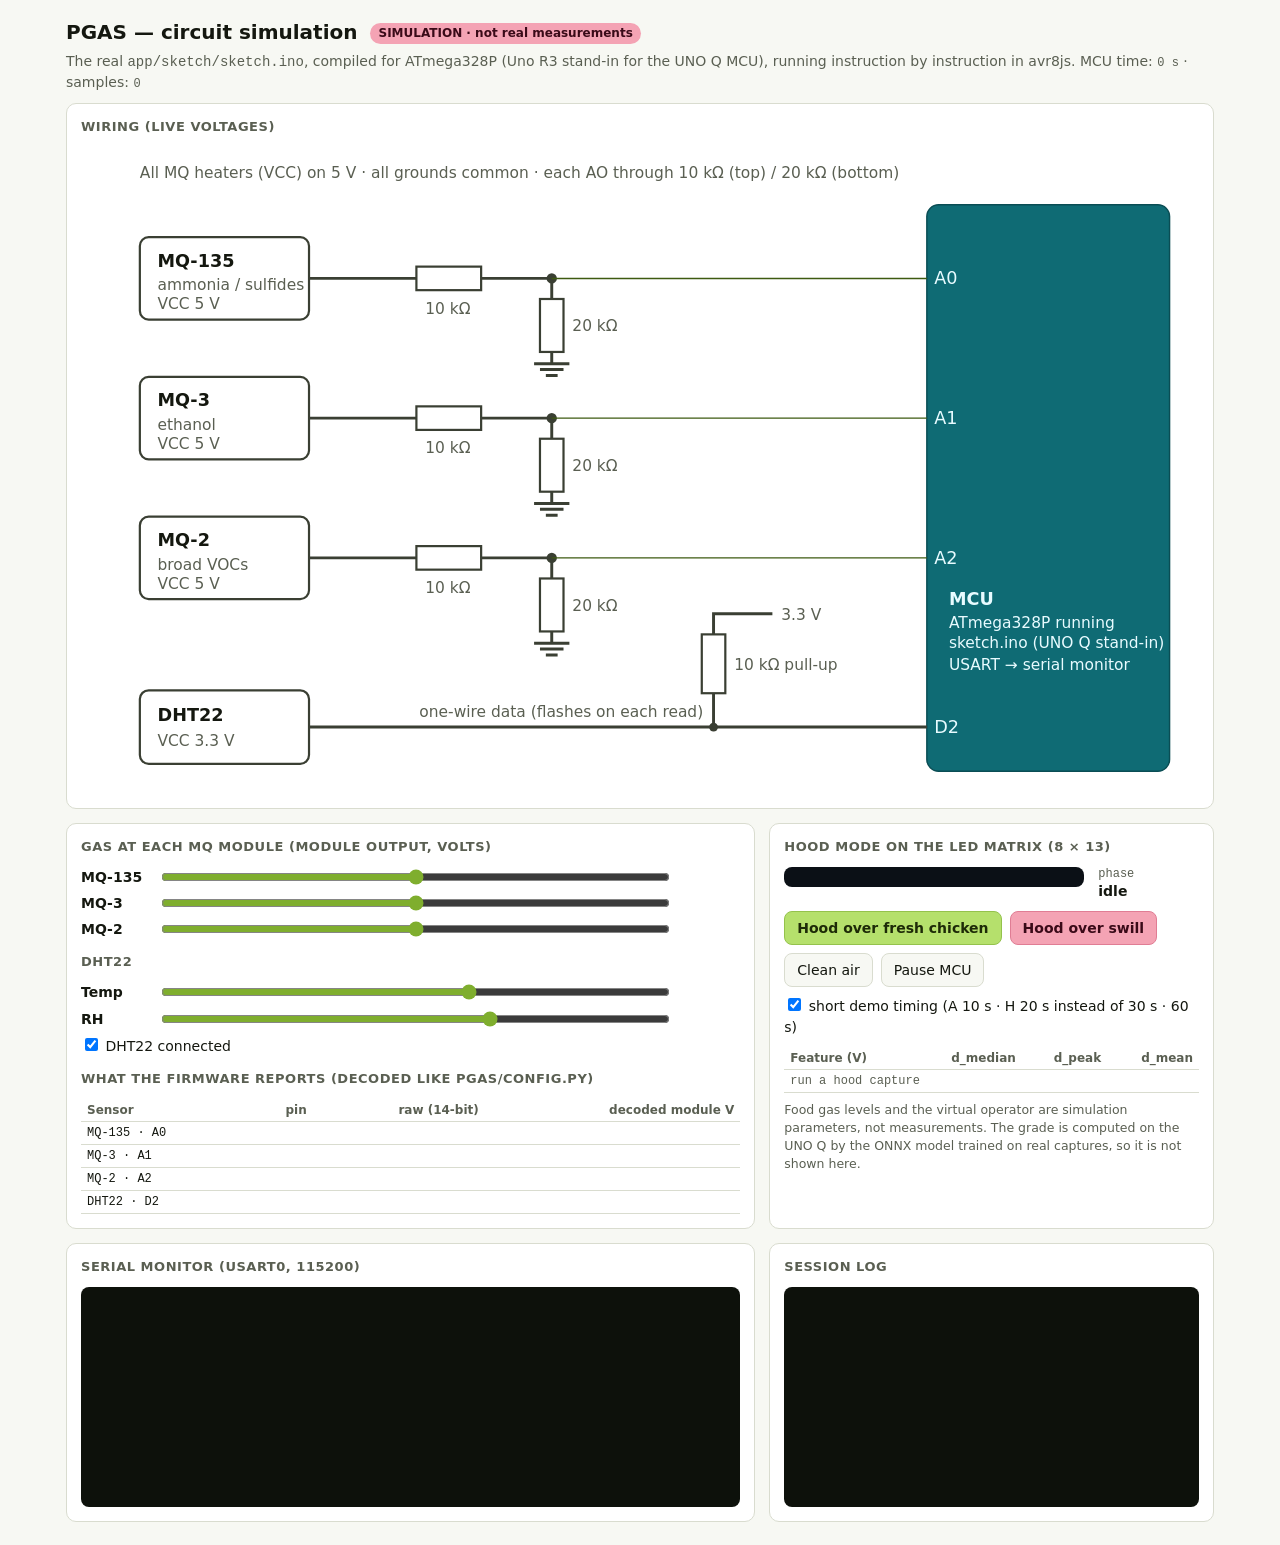
<file: sim/web/template.html>
<!doctype html>
<html lang="en">
<head>
<meta charset="utf-8">
<meta name="viewport" content="width=device-width, initial-scale=1">
<title>PGAS Circuit Simulation</title>
<style>
:root {
  --bg: #f7f8f3; --surface: #ffffff; --ink: #14170f; --muted: #5a5f52; --line: #d9dccf;
  --lime: #b5e06c; --lime-ink: #3d5a10; --pink: #f4a3b4; --pink-ink: #b8325a; --purple: #5b3b8c;
  --wire: #3a3f33; --led-off: #1c2430; --led-on: #8fd3ff; --mono: ui-monospace, SFMono-Regular, Menlo, Consolas, monospace;
}
@media (prefers-color-scheme: dark) {
  :root:not([data-theme="light"]) {
    --bg: #12140f; --surface: #1b1e17; --ink: #eef1e6; --muted: #a7ad9b; --line: #33382b;
    --lime-ink: #c8ef86; --pink-ink: #ff9ab6; --wire: #c9cfbd; --led-off: #0e141c;
  }
}
:root[data-theme="dark"] {
  --bg: #12140f; --surface: #1b1e17; --ink: #eef1e6; --muted: #a7ad9b; --line: #33382b;
  --lime-ink: #c8ef86; --pink-ink: #ff9ab6; --wire: #c9cfbd; --led-off: #0e141c;
}
* { box-sizing: border-box; }
body { margin: 0; background: var(--bg); color: var(--ink); font: 14px/1.45 system-ui, -apple-system, "Segoe UI", sans-serif; }
header { padding: 18px 16px 10px; max-width: 1180px; margin: 0 auto; }
h1 { font-size: 20px; margin: 0 0 4px; }
.sub { color: var(--muted); margin: 0; }
.badge { display: inline-block; background: var(--pink); color: #3a0a18; font-weight: 600; font-size: 12px; padding: 2px 8px; border-radius: 99px; margin-left: 6px; vertical-align: 2px; }
main { max-width: 1180px; margin: 0 auto; padding: 0 16px 24px; display: grid; gap: 14px; grid-template-columns: minmax(0, 1.55fr) minmax(0, 1fr); }
.card { background: var(--surface); border: 1px solid var(--line); border-radius: 10px; padding: 14px; min-width: 0; }
.card h2 { font-size: 13px; text-transform: uppercase; letter-spacing: .04em; color: var(--muted); margin: 0 0 10px; }
.span2 { grid-column: 1 / -1; }
svg { width: 100%; height: auto; display: block; }
svg text { fill: var(--ink); font: 12px system-ui, sans-serif; }
svg .small { font-size: 10.5px; fill: var(--muted); }
svg .val { font: 600 12px var(--mono); fill: var(--pink-ink); }
svg .wire { stroke: var(--wire); stroke-width: 2; fill: none; }
svg .sig { stroke: var(--lime-ink); fill: none; transition: stroke-width .3s; }
svg .box { fill: var(--surface); stroke: var(--wire); stroke-width: 1.5; }
svg .board { fill: #0f6b74; stroke: #0a4d54; }
svg .board-t { fill: #e8fbff; }
svg .res { fill: var(--surface); stroke: var(--wire); stroke-width: 1.5; }
svg #wire-d2.active { stroke: var(--pink-ink); stroke-width: 4; }
.row { display: grid; grid-template-columns: 70px 1fr 64px; gap: 8px; align-items: center; margin: 6px 0; }
.row label { font-weight: 600; }
.row output { font: 12px var(--mono); text-align: right; }
input[type=range] { width: 100%; accent-color: #7fae2e; }
.btns { display: flex; flex-wrap: wrap; gap: 8px; margin-top: 10px; }
button { font: inherit; border: 1px solid var(--line); background: var(--bg); color: var(--ink); padding: 6px 12px; border-radius: 8px; cursor: pointer; }
button.primary { background: var(--lime); color: #1d2a07; border-color: #94c24c; font-weight: 600; }
button.danger { background: var(--pink); color: #3a0a18; border-color: #e07d94; font-weight: 600; }
table { border-collapse: collapse; width: 100%; font: 12px var(--mono); }
th, td { text-align: right; padding: 4px 6px; border-bottom: 1px solid var(--line); }
th:first-child, td:first-child { text-align: left; }
th { color: var(--muted); font-weight: 600; font-family: system-ui, sans-serif; }
pre { margin: 0; background: #0d110b; color: #cfe8b0; font: 12px/1.4 var(--mono); padding: 10px; border-radius: 8px; height: 220px; overflow: auto; white-space: pre-wrap; word-break: break-all; }
#matrix { width: 300px; max-width: 100%; display: grid; grid-template-columns: repeat(13, 1fr); gap: 4px; background: #0b1016; padding: 10px; border-radius: 8px; }
#matrix i { aspect-ratio: 1; border-radius: 50%; background: var(--led-off); }
#matrix i.on { background: var(--led-on); box-shadow: 0 0 6px var(--led-on); }
.stat { font: 12px var(--mono); color: var(--muted); }
.note { color: var(--muted); font-size: 12.5px; margin: 8px 0 0; }
.flex { display: flex; gap: 14px; flex-wrap: wrap; align-items: flex-start; }
@media (max-width: 820px) { main { grid-template-columns: 1fr; } }
</style>
</head>
<body>
<header>
  <h1>PGAS — circuit simulation <span class="badge">SIMULATION · not real measurements</span></h1>
  <p class="sub">The real <code>app/sketch/sketch.ino</code>, compiled for ATmega328P (Uno R3 stand-in for the UNO Q MCU), running instruction by instruction in avr8js. MCU time: <span class="stat"><span id="simtime">0</span> s</span> · samples: <span class="stat" id="samples">0</span></p>
</header>
<main>
  <section class="card span2">
    <h2>Wiring (live voltages)</h2>
    <svg viewBox="0 0 760 440" role="img" aria-label="PGAS wiring: three MQ sensors through 10k/20k dividers to A0-A2, DHT22 with 10k pull-up to D2">
      <text x="40" y="22" class="small">All MQ heaters (VCC) on 5 V · all grounds common · each AO through 10 kΩ (top) / 20 kΩ (bottom)</text>
      <!-- board -->
      <rect x="575" y="40" width="165" height="385" rx="8" class="board"/>
      <text x="590" y="312" class="board-t" style="font-weight:600">MCU</text>
      <text x="590" y="328" class="board-t" style="font-size:10.5px">ATmega328P running</text>
      <text x="590" y="341" class="board-t" style="font-size:10.5px">sketch.ino (UNO Q stand-in)</text>
      <text x="590" y="356" class="board-t" style="font-size:10.5px">USART → serial monitor</text>
      <!-- sensor rows -->
      <g id="rows"></g>
      <!-- DHT22 -->
      <rect x="40" y="370" width="115" height="50" rx="6" class="box"/>
      <text x="52" y="391" style="font-weight:600">DHT22</text>
      <text x="52" y="408" class="small">VCC 3.3 V</text>
      <path id="wire-d2" class="wire" d="M155 395 H575"/>
      <circle cx="430" cy="395" r="3" fill="var(--wire)"/>
      <path class="wire" d="M430 395 V372"/>
      <rect x="422" y="332" width="16" height="40" class="res"/>
      <text x="444" y="356" class="small">10 kΩ pull-up</text>
      <path class="wire" d="M430 332 V318 H470"/>
      <text x="476" y="322" class="small">3.3 V</text>
      <text x="580" y="399" class="board-t">D2</text>
      <text x="230" y="388" class="small">one-wire data (flashes on each read)</text>
    </svg>
  </section>

  <section class="card">
    <h2>Gas at each MQ module (module output, volts)</h2>
    <div class="row"><label for="sl-mq135">MQ-135</label><input id="sl-mq135" type="range" min="0" max="5" step="0.01"><output id="out-mq135"></output></div>
    <div class="row"><label for="sl-mq3">MQ-3</label><input id="sl-mq3" type="range" min="0" max="5" step="0.01"><output id="out-mq3"></output></div>
    <div class="row"><label for="sl-mq2">MQ-2</label><input id="sl-mq2" type="range" min="0" max="5" step="0.01"><output id="out-mq2"></output></div>
    <h2 style="margin-top:14px">DHT22</h2>
    <div class="row"><label for="sl-temp">Temp</label><input id="sl-temp" type="range" min="-10" max="50" step="0.1" value="26.5"><output id="val-temp"></output></div>
    <div class="row"><label for="sl-rh">RH</label><input id="sl-rh" type="range" min="0" max="100" step="1" value="65"><output id="val-rh"></output></div>
    <label><input id="dht-conn" type="checkbox" checked> DHT22 connected</label>
    <h2 style="margin-top:14px">What the firmware reports (decoded like pgas/config.py)</h2>
    <table>
      <thead><tr><th>Sensor</th><th>pin</th><th>raw (14-bit)</th><th>decoded module V</th></tr></thead>
      <tbody>
        <tr><td>MQ-135 · A0</td><td id="vpin-mq135"></td><td id="raw-mq135"></td><td id="dec-mq135"></td></tr>
        <tr><td>MQ-3 · A1</td><td id="vpin-mq3"></td><td id="raw-mq3"></td><td id="dec-mq3"></td></tr>
        <tr><td>MQ-2 · A2</td><td id="vpin-mq2"></td><td id="raw-mq2"></td><td id="dec-mq2"></td></tr>
        <tr><td>DHT22 · D2</td><td colspan="3" id="dec-dht"></td></tr>
      </tbody>
    </table>
  </section>

  <section class="card">
    <h2>Hood mode on the LED matrix (8 × 13)</h2>
    <div class="flex">
      <div id="matrix" aria-label="LED matrix"></div>
      <div><div class="stat">phase</div><div id="phase" style="font-weight:600">idle</div></div>
    </div>
    <div class="btns">
      <button class="primary" data-hood="fresh">Hood over fresh chicken</button>
      <button class="danger" data-hood="swill">Hood over swill</button>
      <button id="reset-air">Clean air</button>
      <button id="pause">Pause MCU</button>
    </div>
    <label style="display:block;margin-top:8px"><input id="short" type="checkbox" checked> short demo timing (A 10 s · H 20 s instead of 30 s · 60 s)</label>
    <table style="margin-top:10px">
      <thead><tr><th>Feature (V)</th><th>d_median</th><th>d_peak</th><th>d_mean</th></tr></thead>
      <tbody id="result"><tr><td colspan="4" style="text-align:left;color:var(--muted)">run a hood capture</td></tr></tbody>
    </table>
    <p class="note">Food gas levels and the virtual operator are simulation parameters, not measurements. The grade is computed on the UNO Q by the ONNX model trained on real captures, so it is not shown here.</p>
  </section>

  <section class="card"><h2>Serial monitor (USART0, 115200)</h2><pre id="serial"></pre></section>
  <section class="card"><h2>Session log</h2><pre id="log"></pre></section>
</main>
<script>
// sensor rows of the wiring diagram
(function () {
  const g = document.getElementById('rows');
  const rows = [['mq135', 'MQ-135', 'ammonia / sulfides', 'A0'], ['mq3', 'MQ-3', 'ethanol', 'A1'], ['mq2', 'MQ-2', 'broad VOCs', 'A2']];
  rows.forEach(([id, name, gas, pin], k) => {
    const y = 90 + k * 95;
    g.insertAdjacentHTML('beforeend', `
      <rect x="40" y="${y - 28}" width="115" height="56" rx="6" class="box"/>
      <text x="52" y="${y - 8}" style="font-weight:600">${name}</text>
      <text x="52" y="${y + 8}" class="small">${gas}</text>
      <text x="52" y="${y + 21}" class="small">VCC 5 V</text>
      <path class="wire" d="M155 ${y} H228"/>
      <text x="160" y="${y - 10}" class="val" id="vm-${id}"></text>
      <rect x="228" y="${y - 8}" width="44" height="16" class="res"/>
      <text x="234" y="${y + 24}" class="small">10 kΩ</text>
      <path class="wire" d="M272 ${y} H320"/>
      <circle cx="320" cy="${y}" r="3.5" fill="var(--wire)"/>
      <path class="wire" d="M320 ${y} V${y + 14}"/>
      <rect x="312" y="${y + 14}" width="16" height="36" class="res"/>
      <text x="334" y="${y + 36}" class="small">20 kΩ</text>
      <path class="wire" d="M320 ${y + 50} V${y + 58} M308 ${y + 58} H332 M312 ${y + 62} H328 M316 ${y + 66} H324"/>
      <path class="sig" id="wire-${id}" d="M320 ${y} H575"/>
      <text x="330" y="${y - 10}" class="val" id="vp-${id}"></text>
      <text x="580" y="${y + 4}" class="board-t">${pin}</text>`);
  });
})();
</script>
<script>window.PGAS_HEX = `/*HEX*/`;</script>
<script>/*BUNDLE*/</script>

</body>
</html>
</file>
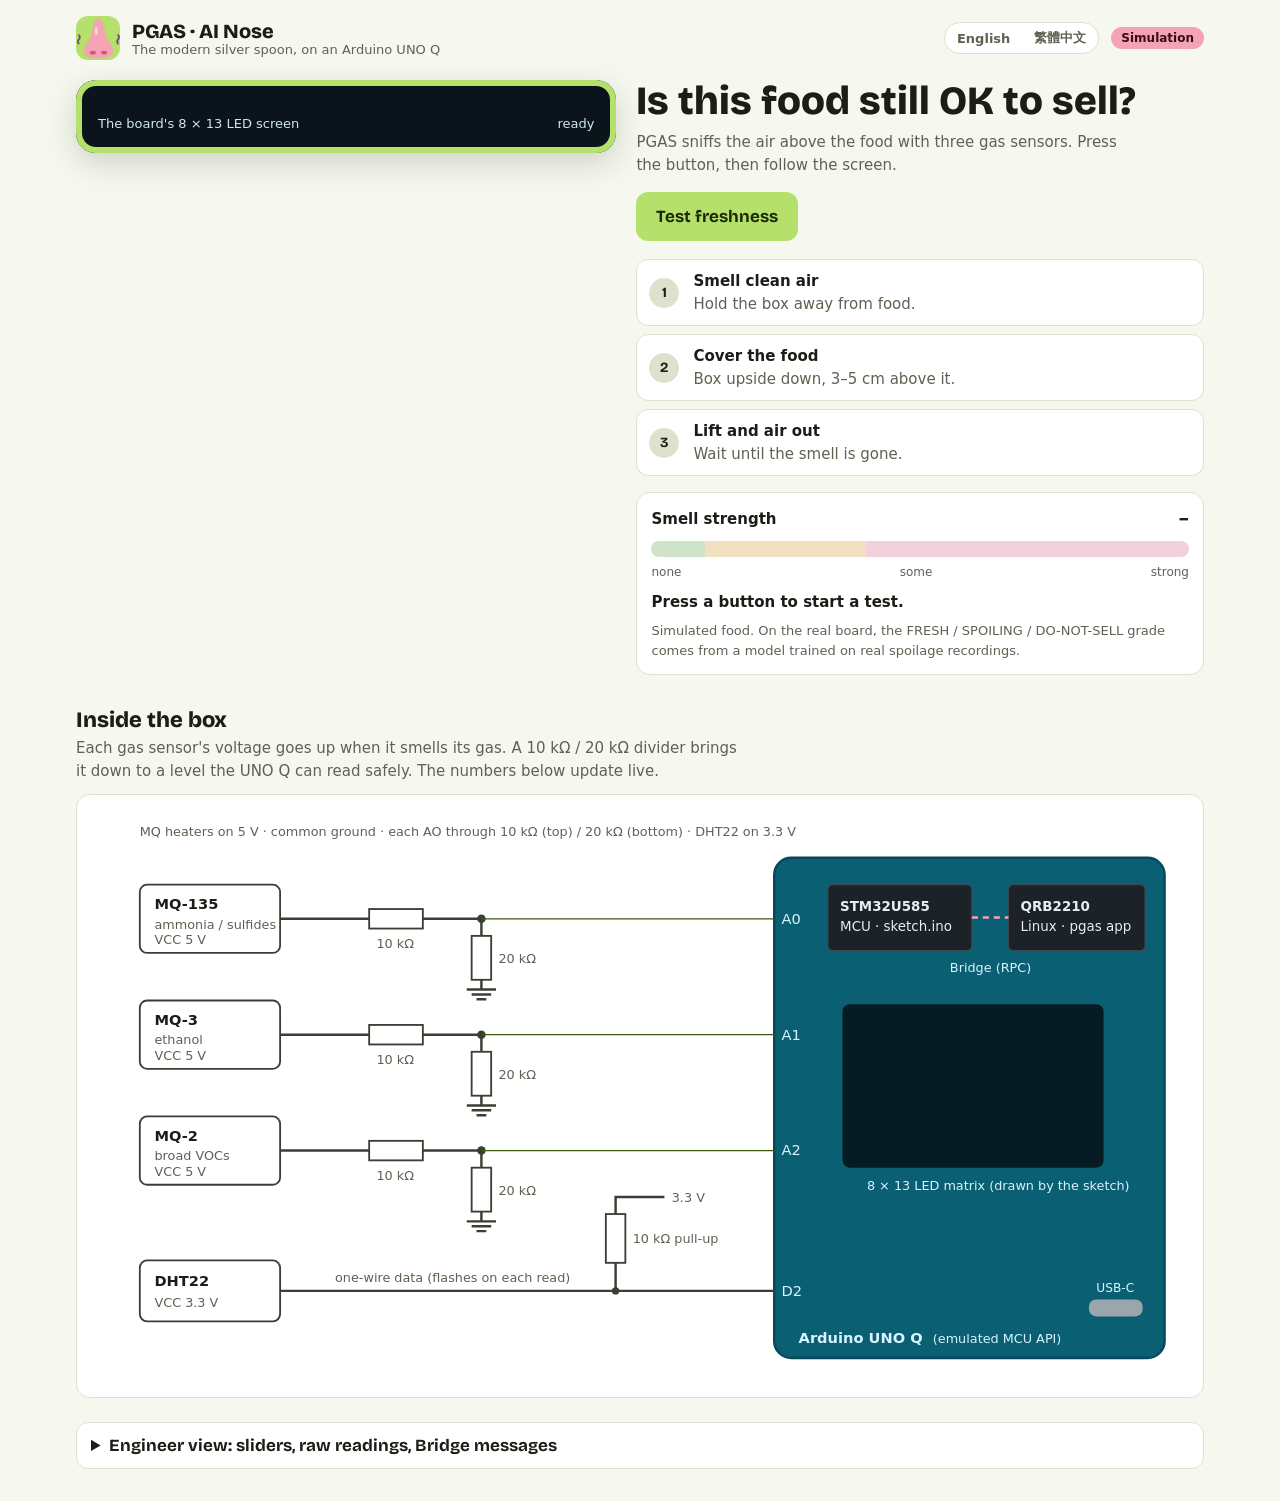
<file: sim/web/unoq_template.html>
<!doctype html>
<html lang="en">
<head>
<meta charset="utf-8">
<meta name="viewport" content="width=device-width, initial-scale=1">
<title>PGAS UNO Q Simulation</title>
<meta name="claude:viewport-fit-sides" content="cover">
<link rel="preconnect" href="https://fonts.googleapis.com">
<link rel="stylesheet" href="https://fonts.googleapis.com/css2?family=Bricolage+Grotesque:opsz,wght@12..96,600;12..96,800&family=JetBrains+Mono:wght@400;600&display=swap">
<style>
/* Layout: a "nose" hero for anyone (big LED + 3 steps + smell meter), then the circuit, then an engineer drawer. */
:root {
  --bg: #f6f8ef; --surface: #ffffff; --ink: #1b1d16; --muted: #5d6253; --line: #dde2cf;
  --lime: #b5e06c; --lime-deep: #6d9a24; --lime-ink: #3d5a10; --pink: #f4a3b4; --pink-deep: #c9466b; --pink-ink: #b8325a;
  --nose: #5b3b8c; --wire: #3a3f33; --panel: #0b141a; --led-off: #16303c; --led-on: #8fd3ff;
  --ok: #3f8f2f; --warn: #c98500; --bad: #c9466b;
  --display: "Bricolage Grotesque", "Avenir Next", "Segoe UI", system-ui, sans-serif;
  --body: system-ui, -apple-system, "Segoe UI", Roboto, sans-serif;
  --mono: "JetBrains Mono", ui-monospace, SFMono-Regular, Menlo, Consolas, monospace;
}
@media (prefers-color-scheme: dark) {
  :root:not([data-theme="light"]) {
    --bg: #11140d; --surface: #1a1e15; --ink: #eef2e4; --muted: #a9b09b; --line: #31372a;
    --lime-ink: #c8ef86; --pink-ink: #ff9ab6; --nose: #c7b0f0; --wire: #c9cfbd; color-scheme: dark;
  }
}
:root[data-theme="dark"] {
  --bg: #11140d; --surface: #1a1e15; --ink: #eef2e4; --muted: #a9b09b; --line: #31372a;
  --lime-ink: #c8ef86; --pink-ink: #ff9ab6; --nose: #c7b0f0; --wire: #c9cfbd; color-scheme: dark;
}
* { box-sizing: border-box; }
body { margin: 0; background: var(--bg); color: var(--ink); font: 15px/1.5 var(--body); }
.wrap { max-width: 1160px; margin: 0 auto; padding-left: max(16px, env(safe-area-inset-left, 0px)); padding-right: max(16px, env(safe-area-inset-right, 0px)); }
.top { display: flex; flex-wrap: wrap; align-items: center; gap: 12px; padding-block: 16px 8px; }
.top img { width: 44px; height: 44px; border-radius: 12px; }
.brand { font: 800 20px/1.1 var(--display); }
.brand small { display: block; font: 500 13px var(--body); color: var(--muted); }
.lang { margin-left: auto; display: flex; border: 1px solid var(--line); border-radius: 99px; overflow: hidden; background: var(--surface); }
.lang button { border: 0; border-radius: 0; padding: 6px 12px; font: 600 13px var(--body); background: transparent; color: var(--muted); }
.lang button[aria-pressed="true"] { background: var(--nose); color: #fff; }
.chip { background: var(--pink); color: #3a0a18; font: 600 12px var(--body); padding: 4px 10px; border-radius: 99px; white-space: nowrap; }

.hero { display: grid; grid-template-columns: minmax(0, 1fr) minmax(0, 1.05fr); gap: 20px; padding-block: 12px 24px; align-items: start; }
.screen { background: var(--panel); border-radius: 20px; padding: 22px; box-shadow: 0 0 0 6px var(--lime) inset, 0 10px 30px rgba(20, 40, 10, .18); }
#bigmatrix { display: grid; grid-template-columns: repeat(13, 1fr); gap: 6px; }
#bigmatrix i { aspect-ratio: 1; border-radius: 50%; background: var(--led-off); }
#bigmatrix i.on { background: var(--led-on); box-shadow: 0 0 10px var(--led-on); }
.screen-cap { color: #cfe6f2; font: 13px var(--body); margin-top: 14px; display: flex; justify-content: space-between; gap: 8px; }
h1 { font: 800 clamp(28px, 4vw, 40px)/1.08 var(--display); margin: 0 0 8px; text-wrap: balance; }
.lede { color: var(--muted); margin: 0 0 16px; max-width: 52ch; }
.go { display: flex; flex-wrap: wrap; gap: 10px; margin-bottom: 18px; }
button { font: inherit; cursor: pointer; border-radius: 12px; border: 1px solid var(--line); background: var(--surface); color: var(--ink); padding: 8px 14px; }
button:focus-visible, summary:focus-visible, input:focus-visible { outline: 3px solid var(--nose); outline-offset: 2px; }
.big { font: 700 17px var(--display); padding: 14px 20px; border: 0; }
.big.fresh { background: var(--lime); color: #1d2a07; }
.big.bad { background: var(--pink); color: #3a0a18; }
.steps { list-style: none; padding: 0; margin: 0 0 16px; display: grid; gap: 8px; }
.steps li { display: grid; grid-template-columns: 34px 1fr auto; align-items: center; gap: 10px; padding: 10px 12px; border-radius: 12px; background: var(--surface); border: 1px solid var(--line); color: var(--muted); }
.steps .n { width: 30px; height: 30px; border-radius: 50%; display: grid; place-items: center; font: 700 14px var(--display); background: var(--line); color: var(--ink); }
.steps li.active { border-color: var(--nose); color: var(--ink); box-shadow: 0 0 0 2px var(--nose) inset; }
.steps li.active .n { background: var(--nose); color: #fff; }
.steps li.done .n { background: var(--lime-deep); color: #fff; }
.steps li.error { border-color: var(--bad); box-shadow: 0 0 0 2px var(--bad) inset; color: var(--ink); }
.steps li.error .n { background: var(--bad); color: #fff; }
.retest-backdrop { position: fixed; inset: 0; background: rgba(10, 14, 8, .55); display: grid; place-items: center; z-index: 20;
  padding: max(16px, env(safe-area-inset-top, 0px)) max(16px, env(safe-area-inset-right, 0px)) max(16px, env(safe-area-inset-bottom, 0px)) max(16px, env(safe-area-inset-left, 0px)); }
.retest { background: var(--surface); color: var(--ink); border-radius: 16px; padding: 22px; max-width: 420px; width: 100%; border-top: 6px solid var(--bad); box-shadow: 0 20px 50px rgba(0,0,0,.3); }
.retest-backdrop[hidden] { display: none; }
.retest h3 { font: 800 24px var(--display); margin: 0 0 6px; color: var(--bad); }
.retest p { margin: 0 0 8px; }
.retest .why { color: var(--muted); font-size: 13px; font-family: var(--mono); word-break: break-word; }
.retest .btns { justify-content: flex-end; }
.steps b { color: var(--ink); font-weight: 600; }
.steps .t { font: 600 14px var(--mono); font-variant-numeric: tabular-nums; }
.meter { background: var(--surface); border: 1px solid var(--line); border-radius: 14px; padding: 14px; }
.meter-head { display: flex; justify-content: space-between; align-items: baseline; gap: 8px; }
.meter-head span { font: 700 18px var(--display); }
.bar { position: relative; height: 16px; border-radius: 99px; margin: 10px 0 6px; background: linear-gradient(90deg, var(--ok) 0 10%, var(--warn) 10% 40%, var(--bad) 40% 100%); opacity: .25; }
.bar-wrap { position: relative; }
.bar-fill { position: absolute; left: 0; top: 10px; height: 16px; border-radius: 99px; background: linear-gradient(90deg, var(--ok), var(--warn) 30%, var(--bad) 70%); transition: width .4s; width: 0; }
.scale { display: flex; justify-content: space-between; color: var(--muted); font-size: 12px; }
.verdict { margin: 10px 0 0; font-weight: 600; }
.note { color: var(--muted); font-size: 13px; margin: 8px 0 0; }

section.block { padding-block: 8px 20px; }
h2 { font: 800 22px var(--display); margin: 0 0 4px; }
.sub { color: var(--muted); margin: 0 0 12px; max-width: 70ch; }
.card { background: var(--surface); border: 1px solid var(--line); border-radius: 14px; padding: 14px; min-width: 0; }
.scroll-x { overflow-x: auto; }
svg { width: 100%; height: auto; display: block; }
.scroll-x svg { min-width: 720px; }
svg text { fill: var(--ink); font: 12px var(--body); }
svg .small { font-size: 10.5px; fill: var(--muted); }
svg .val { font: 600 12px var(--mono); fill: var(--pink-ink); }
svg .wire { stroke: var(--wire); stroke-width: 2; fill: none; }
svg .sig { stroke: var(--lime-ink); fill: none; transition: stroke-width .3s; }
svg .box { fill: var(--surface); stroke: var(--wire); stroke-width: 1.5; }
svg .res { fill: var(--surface); stroke: var(--wire); stroke-width: 1.5; }
svg #wire-d2.active { stroke: var(--pink-ink); stroke-width: 4; }
svg .unoq { fill: #0b5f73; stroke: #07485a; stroke-width: 2; }
svg .chip { fill: #1d2228; stroke: #3c4650; }
svg .chip-t { fill: #e6edf3; font-size: 11px; }
svg .pcb-t { fill: #d8f3ff; }
svg .led { fill: #12303d; }
svg .led.on { fill: #8fd3ff; }
svg .bridge { stroke: #f4a3b4; stroke-width: 2; fill: none; stroke-dasharray: 5 4; }

details.eng { margin-block: 4px 32px; }
details.eng summary { cursor: pointer; font: 700 17px var(--display); padding: 12px 14px; border-radius: 12px; background: var(--surface); border: 1px solid var(--line); }
.eng-grid { display: grid; grid-template-columns: minmax(0, 1fr) minmax(0, 1fr); gap: 14px; margin-top: 14px; }
.eng-grid h3 { font: 600 12px var(--body); text-transform: uppercase; letter-spacing: .05em; color: var(--muted); margin: 0 0 8px; }
.row { display: grid; grid-template-columns: 70px 1fr 64px; gap: 8px; align-items: center; margin: 6px 0; }
.row label { font-weight: 600; }
.row output { font: 12px var(--mono); text-align: right; }
input[type=range] { width: 100%; accent-color: var(--lime-deep); }
table { border-collapse: collapse; width: 100%; font: 12px var(--mono); font-variant-numeric: tabular-nums; }
th, td { text-align: right; padding: 4px 6px; border-bottom: 1px solid var(--line); }
th:first-child, td:first-child { text-align: left; }
th { color: var(--muted); font: 600 12px var(--body); }
pre { margin: 0; background: #0d110b; color: #cfe8b0; font: 12px/1.4 var(--mono); padding: 10px; border-radius: 8px; height: 200px; overflow: auto; white-space: pre-wrap; word-break: break-all; }
.stat { font: 12px var(--mono); color: var(--muted); }
.btns { display: flex; flex-wrap: wrap; gap: 8px; margin-top: 8px; }
@media (max-width: 820px) { .hero, .eng-grid { grid-template-columns: 1fr; } }
@media (prefers-reduced-motion: reduce) { .bar-fill, svg .sig { transition: none; } }
</style>
</head>
<body>
<div class="wrap">
  <div class="top">
    <img alt="PGAS logo" src="[data-uri]">
    <div class="brand">PGAS · AI Nose<small data-i18n="brand_sub">The modern silver spoon, on an Arduino UNO Q</small></div>
    <div class="lang" role="group" aria-label="Language / 語言"><button id="lang-en" type="button" lang="en">English</button><button id="lang-zh" type="button" lang="zh-Hant-TW">繁體中文</button></div>
    <span class="chip" data-i18n="chip">Simulation</span>
  </div>

  <div class="hero">
    <div class="screen" aria-label="UNO Q LED matrix">
      <div id="bigmatrix"></div>
      <div class="screen-cap"><span data-i18n="screen_cap">The board's 8 × 13 LED screen</span><span id="phase">ready</span></div>
    </div>
    <div>
      <h1 data-i18n="h1">Is this food still OK to sell?</h1>
      <p class="lede" data-i18n="lede">PGAS sniffs the air above the food with three gas sensors. Press the button, then follow the screen.</p>
      <div class="go">
        <button class="big fresh" id="test-btn" data-i18n="btn_test">Test freshness</button>
      </div>
      <ol class="steps">
        <li id="step-1"><span class="n">1</span><span data-i18n-html="step1"><b>Smell clean air</b><br>Hold the box away from food.</span><span class="t" id="t-1"></span></li>
        <li id="step-2"><span class="n">2</span><span data-i18n-html="step2"><b>Cover the food</b><br>Box upside down, 3–5 cm above it.</span><span class="t" id="t-2"></span></li>
        <li id="step-3"><span class="n">3</span><span data-i18n-html="step3"><b>Lift and air out</b><br>Wait until the smell is gone.</span><span class="t" id="t-3"></span></li>
      </ol>
      <div class="meter" aria-live="polite">
        <div class="meter-head"><b data-i18n="meter_title">Smell strength</b><span id="meter-word">–</span></div>
        <div class="bar-wrap"><div class="bar"></div><div class="bar-fill" id="meter-fill"></div></div>
        <div class="scale"><span data-i18n="w_none">none</span><span data-i18n="w_some">some</span><span data-i18n="w_strong">strong</span></div>
        <p class="verdict" id="verdict">Press a button to start a test.</p>
        <p class="note" data-i18n="note">Simulated food. On the real board, the FRESH / SPOILING / DO-NOT-SELL grade comes from a model trained on real spoilage recordings.</p>
      </div>
    </div>
  </div>

  <section class="block">
    <h2 data-i18n="inside_h">Inside the box</h2>
    <p class="sub" data-i18n="inside_sub">Each gas sensor's voltage goes up when it smells its gas. A 10 kΩ / 20 kΩ divider brings it down to a level the UNO Q can read safely. The numbers below update live.</p>
    <div class="card scroll-x">
<svg viewBox="0 0 900 470" role="img" aria-label="PGAS wiring to the Arduino UNO Q: MQ-135, MQ-3 and MQ-2 through 10k/20k dividers to A0-A2; DHT22 with 10k pull-up to D2; on-board 8x13 LED matrix">
      <text x="40" y="22" class="small">MQ heaters on 5 V · common ground · each AO through 10 kΩ (top) / 20 kΩ (bottom) · DHT22 on 3.3 V</text>
      <rect x="560" y="40" width="320" height="410" rx="14" class="unoq"/>
      <text x="580" y="438" class="pcb-t" style="font-weight:700">Arduino UNO Q</text>
      <text x="690" y="438" class="pcb-t" style="font-size:10.5px">(emulated MCU API)</text>
      <rect x="604" y="62" width="118" height="54" rx="4" class="chip"/>
      <text x="614" y="84" class="chip-t" style="font-weight:600">STM32U585</text>
      <text x="614" y="100" class="chip-t">MCU · sketch.ino</text>
      <rect x="752" y="62" width="112" height="54" rx="4" class="chip"/>
      <text x="762" y="84" class="chip-t" style="font-weight:600">QRB2210</text>
      <text x="762" y="100" class="chip-t">Linux · pgas app</text>
      <path class="bridge" d="M722 89 H752"/>
      <text x="704" y="134" class="pcb-t" style="font-size:10.5px">Bridge (RPC)</text>
      <rect x="616" y="160" width="214" height="134" rx="6" fill="#071b22"/>
      <g id="leds" transform="translate(633,177)"></g>
      <text x="636" y="312" class="pcb-t" style="font-size:10.5px">8 × 13 LED matrix (drawn by the sketch)</text>
      <rect x="818" y="402" width="44" height="14" rx="6" fill="#9aa5ad"/>
      <text x="824" y="396" class="pcb-t" style="font-size:10px">USB-C</text>
      <g id="rows"></g>
      <rect x="40" y="370" width="115" height="50" rx="6" class="box"/>
      <text x="52" y="391" style="font-weight:600">DHT22</text>
      <text x="52" y="408" class="small">VCC 3.3 V</text>
      <path id="wire-d2" class="wire" d="M155 395 H560"/>
      <circle cx="430" cy="395" r="3" fill="var(--wire)"/>
      <path class="wire" d="M430 395 V372"/>
      <rect x="422" y="332" width="16" height="40" class="res"/>
      <text x="444" y="356" class="small">10 kΩ pull-up</text>
      <path class="wire" d="M430 332 V318 H470"/>
      <text x="476" y="322" class="small">3.3 V</text>
      <text x="566" y="399" class="pcb-t">D2</text>
      <text x="200" y="388" class="small">one-wire data (flashes on each read)</text>
    </svg>
    </div>
  </section>

  <details class="eng">
    <summary data-i18n="eng_summary">Engineer view: sliders, raw readings, Bridge messages</summary>
    <div class="eng-grid">
      <div class="card">
        <h3 data-i18n="eng_gas">Gas at each MQ module (module output, volts)</h3>
        <div class="row"><label for="sl-mq135">MQ-135</label><input id="sl-mq135" type="range" min="0" max="5" step="0.01"><output id="out-mq135"></output></div>
        <div class="row"><label for="sl-mq3">MQ-3</label><input id="sl-mq3" type="range" min="0" max="5" step="0.01"><output id="out-mq3"></output></div>
        <div class="row"><label for="sl-mq2">MQ-2</label><input id="sl-mq2" type="range" min="0" max="5" step="0.01"><output id="out-mq2"></output></div>
        <h3 style="margin-top:12px">DHT22</h3>
        <div class="row"><label for="sl-temp">Temp</label><input id="sl-temp" type="range" min="-10" max="50" step="0.1" value="26.5"><output id="val-temp"></output></div>
        <div class="row"><label for="sl-rh">RH</label><input id="sl-rh" type="range" min="0" max="100" step="1" value="65"><output id="val-rh"></output></div>
        <label><input id="dht-conn" type="checkbox" checked> <span data-i18n="dht_conn">DHT22 connected</span></label>
        <label style="display:block"><input id="mq-conn" type="checkbox" checked> <span data-i18n="mq_conn">MQ gas sensors connected</span></label>
        <div class="btns">
          <button id="reset-air" data-i18n="btn_air">Clean air</button>
          <button id="pause">Pause MCU</button>
          <label style="align-self:center"><input id="short" type="checkbox" checked> <span data-i18n="short">short demo timing (10 s · 20 s instead of 30 s · 60 s)</span></label>
        </div>
      </div>
      <div class="card">
        <h3 data-i18n="eng_reports">What the sketch reports over the Bridge</h3>
        <p class="stat">MCU time <span id="simtime">0</span> s · samples <span id="samples">0</span> · draw calls / matrix.draw() <span id="draws">0</span></p>
        <table>
          <thead><tr><th data-i18n="th_sensor">Sensor</th><th data-i18n="th_pin">pin</th><th data-i18n="th_raw">raw (14-bit)</th><th data-i18n="th_mod">module V</th></tr></thead>
          <tbody>
            <tr><td>MQ-135 · A0</td><td id="vpin-mq135"></td><td id="raw-mq135"></td><td id="dec-mq135"></td></tr>
            <tr><td>MQ-3 · A1</td><td id="vpin-mq3"></td><td id="raw-mq3"></td><td id="dec-mq3"></td></tr>
            <tr><td>MQ-2 · A2</td><td id="vpin-mq2"></td><td id="raw-mq2"></td><td id="dec-mq2"></td></tr>
            <tr><td>DHT22 · D2</td><td colspan="3" id="dec-dht"></td></tr>
          </tbody>
        </table>
        <h3 style="margin-top:12px" data-i18n="eng_feat">Features of the last test (volts above clean air)</h3>
        <table>
          <thead><tr><th data-i18n="th_sensor">Sensor</th><th>d_median</th><th>d_peak</th><th>d_mean</th></tr></thead>
          <tbody id="result"><tr><td colspan="4" style="text-align:left">run a test</td></tr></tbody>
        </table>
      </div>
      <div class="card"><h3 data-i18n="eng_bridge">Bridge traffic (MCU ⇄ Linux)</h3><pre id="bridge"></pre></div>
      <div class="card"><h3 data-i18n="eng_log">Linux side · session log</h3><pre id="log"></pre></div>
    </div>
    <p class="note" data-i18n-html="eng_note">The UNO Q code path of <code>app/sketch/sketch.ino</code> runs on an emulated UNO Q MCU API (14-bit ADC, Bridge, LED matrix). The STM32 itself is not emulated. Food gas levels are simulation parameters, not measurements.</p>
  </details>
</div>
<div class="retest-backdrop" id="retest" hidden>
  <div class="retest" role="alertdialog" aria-modal="true" aria-labelledby="retest-title" aria-describedby="retest-msg">
    <h3 id="retest-title" data-i18n="rt_title">Please re-test</h3>
    <p id="retest-msg"></p>
    <p class="why" id="retest-why"></p>
    <div class="btns">
      <button id="retest-close" data-i18n="rt_close">Close</button>
      <button class="big fresh" id="retest-again" data-i18n="rt_again">Test again</button>
    </div>
  </div>
</div>
<script>
// sensor rows of the wiring diagram
(function () {
  const g = document.getElementById('rows');
  const rows = [['mq135', 'MQ-135', 'ammonia / sulfides', 'A0'], ['mq3', 'MQ-3', 'ethanol', 'A1'], ['mq2', 'MQ-2', 'broad VOCs', 'A2']];
  rows.forEach(([id, name, gas, pin], k) => {
    const y = 90 + k * 95;
    g.insertAdjacentHTML('beforeend', `
      <rect x="40" y="${y - 28}" width="115" height="56" rx="6" class="box"/>
      <text x="52" y="${y - 8}" style="font-weight:600">${name}</text>
      <text x="52" y="${y + 8}" class="small">${gas}</text>
      <text x="52" y="${y + 21}" class="small">VCC 5 V</text>
      <path class="wire" d="M155 ${y} H228"/>
      <text x="160" y="${y - 10}" class="val" id="vm-${id}"></text>
      <rect x="228" y="${y - 8}" width="44" height="16" class="res"/>
      <text x="234" y="${y + 24}" class="small">10 kΩ</text>
      <path class="wire" d="M272 ${y} H320"/>
      <circle cx="320" cy="${y}" r="3.5" fill="var(--wire)"/>
      <path class="wire" d="M320 ${y} V${y + 14}"/>
      <rect x="312" y="${y + 14}" width="16" height="36" class="res"/>
      <text x="334" y="${y + 36}" class="small">20 kΩ</text>
      <path class="wire" d="M320 ${y + 50} V${y + 58} M308 ${y + 58} H332 M312 ${y + 62} H328 M316 ${y + 66} H324"/>
      <path class="sig" id="wire-${id}" d="M320 ${y} H560"/>
      <text x="330" y="${y - 10}" class="val" id="vp-${id}"></text>
      <text x="566" y="${y + 4}" class="pcb-t">${pin}</text>`);
  });
})();
</script>
<script>/*MCU*/</script>
<script>/*BUNDLE*/</script>
</body>
</html>
</file>
